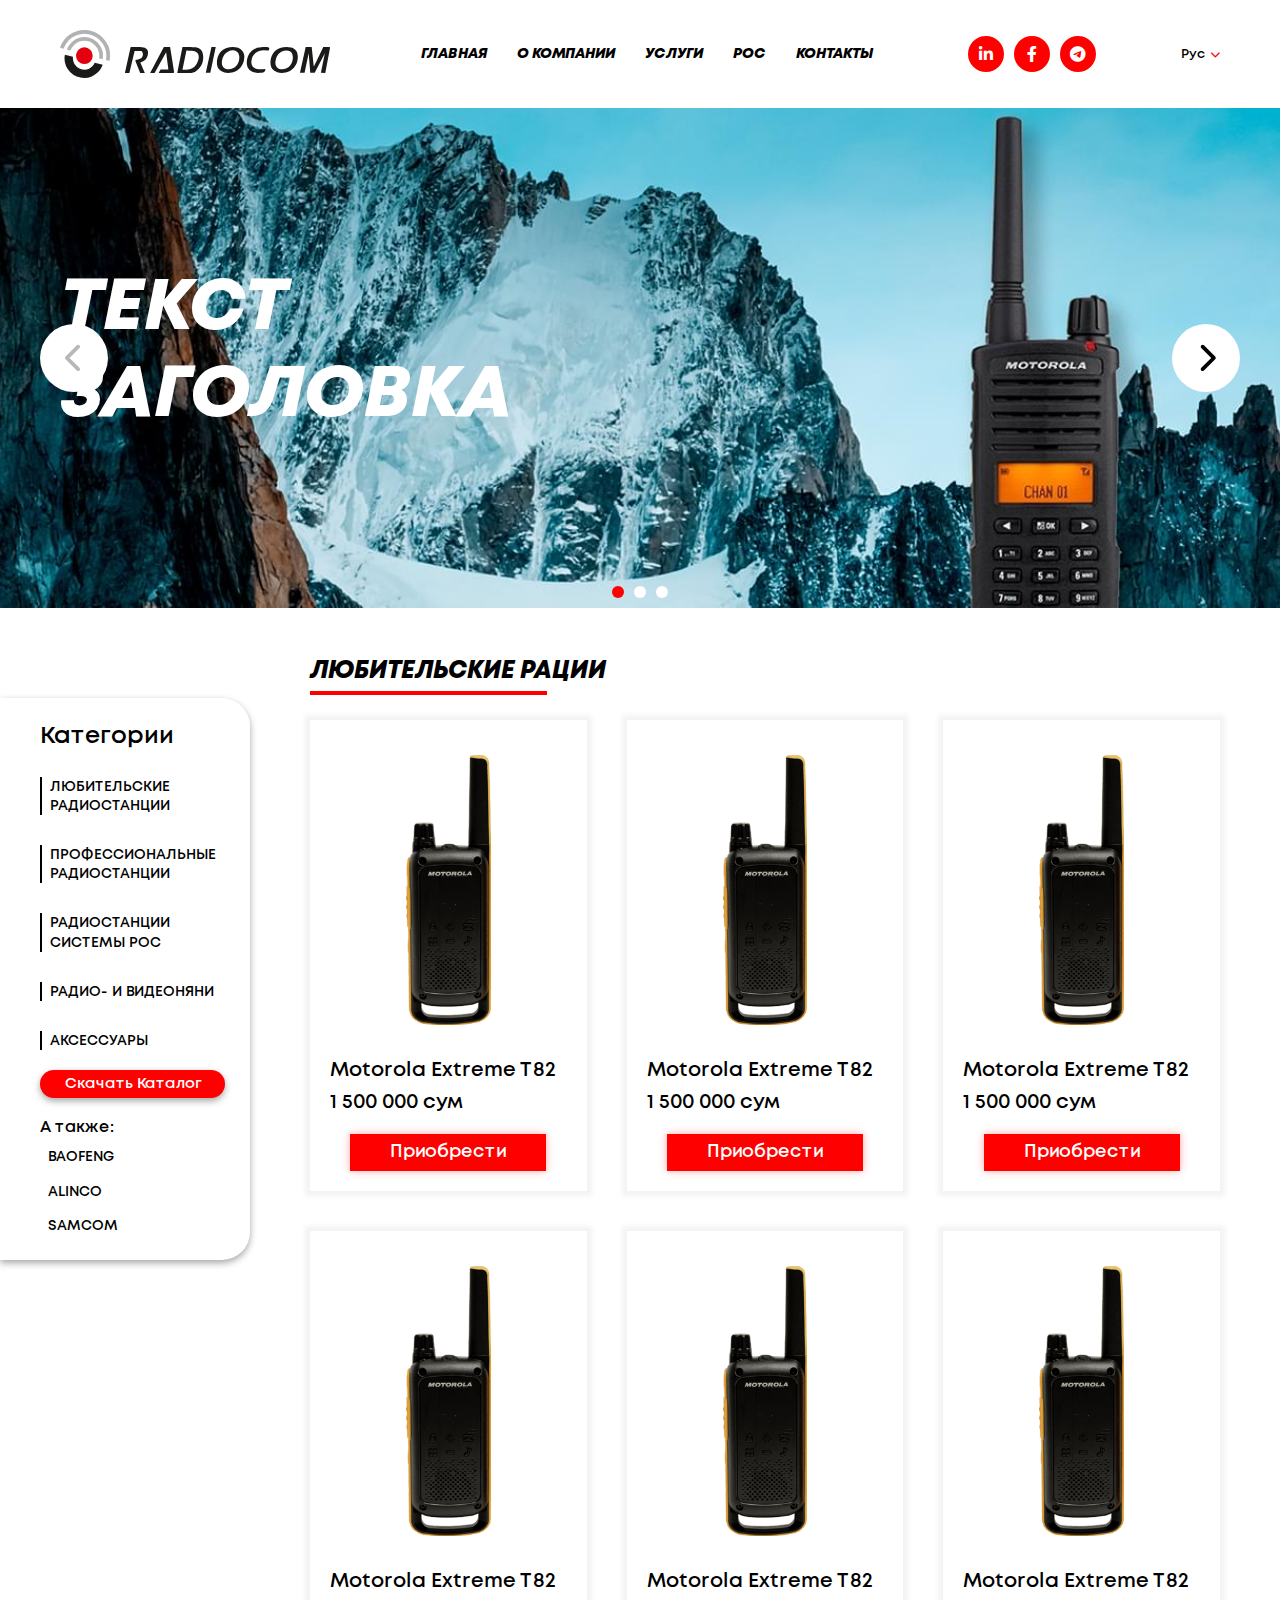
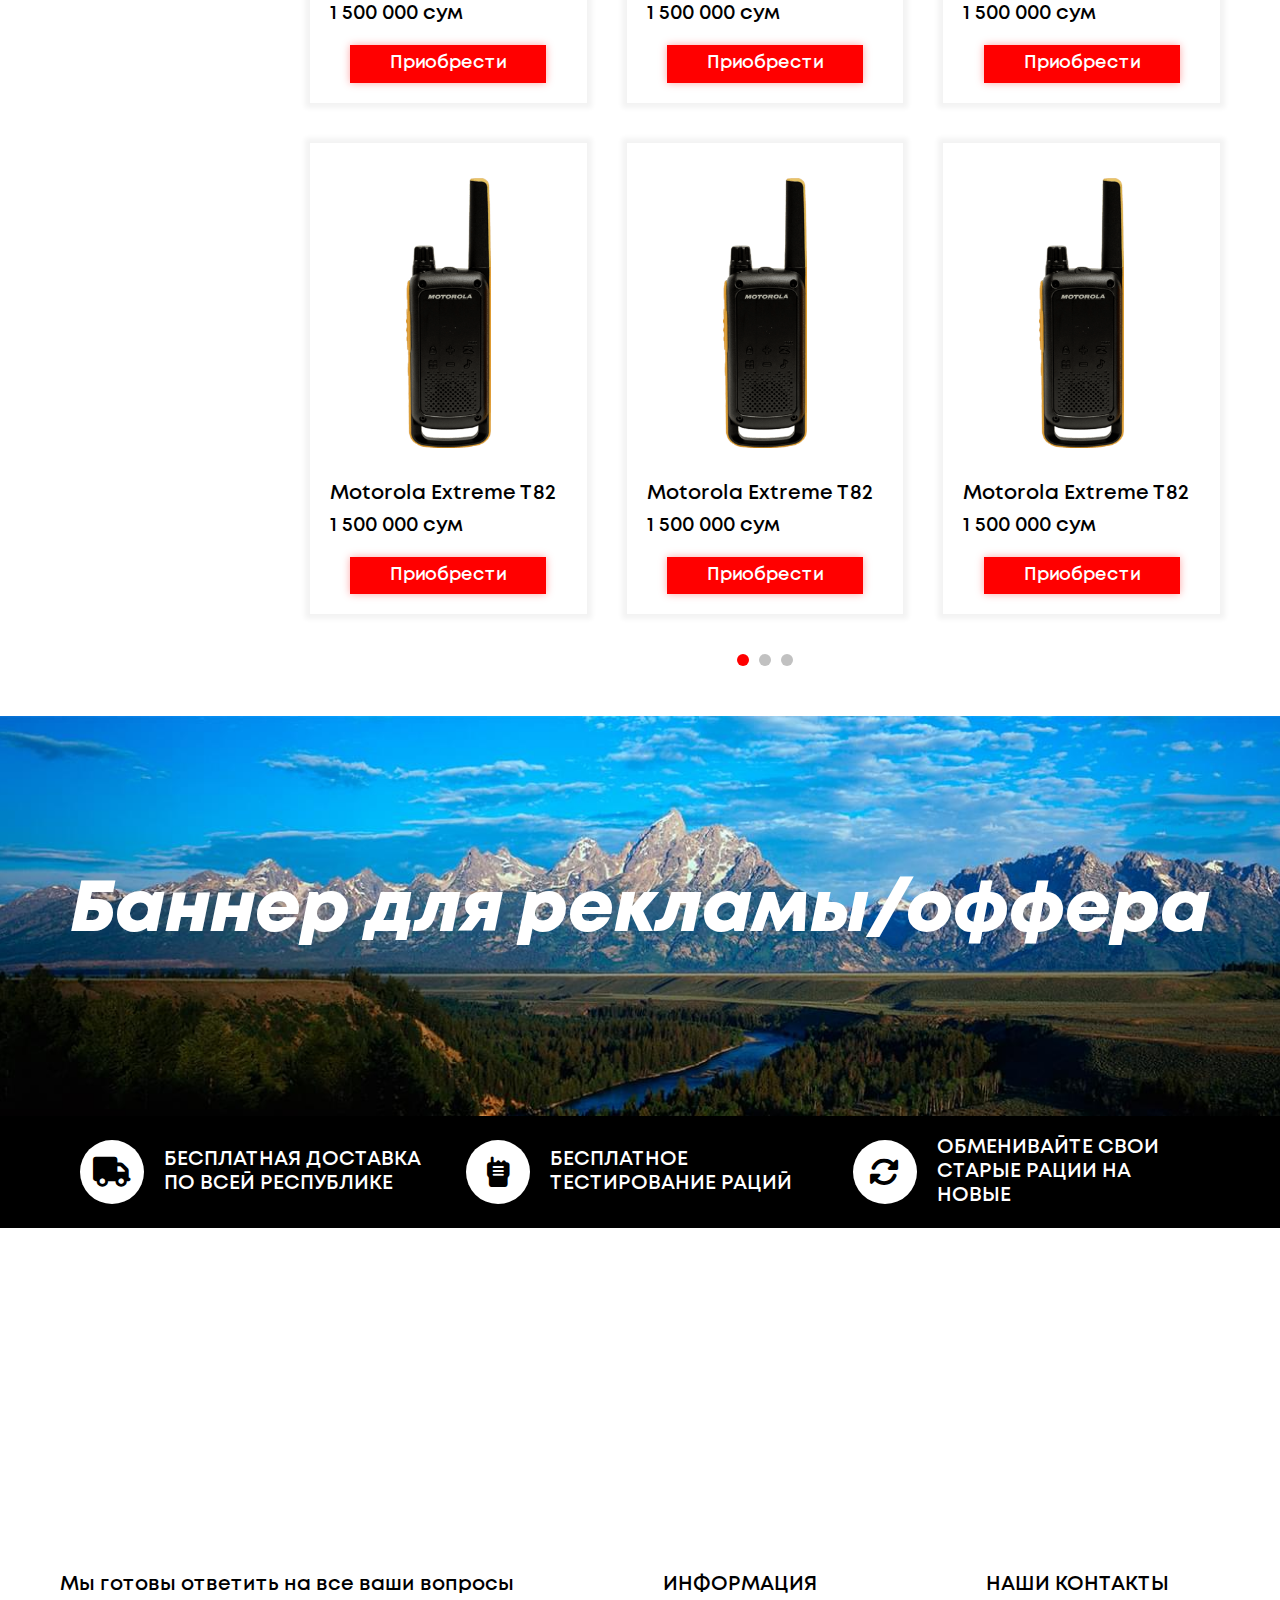
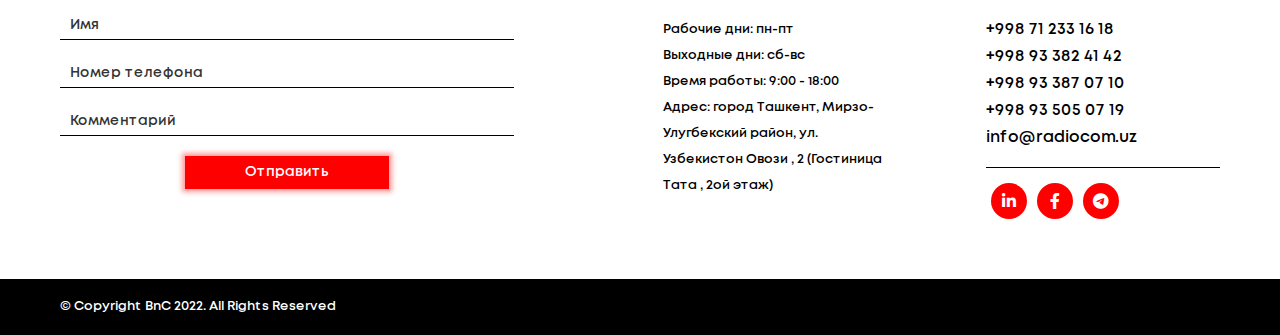
<file: index.html>
<!DOCTYPE html>
<html lang="ru">

<head>
    <meta charset="utf-8">
    <title>
        Radiocom
    </title>
    <meta name="description" content="Radiocom">
    <meta name="viewport" content="width=device-width">
    <link rel="icon" href="images/favicon.png">
    <meta property="og:image" content="images/dist/preview.jpg">
    <link rel="preload" href="css/main.min.css" as="style">
    <link rel="preload" href="js/app.min.js" as="script">
    <link rel="stylesheet" href="css/main.min.css">
</head>

<body>

<header class="header">
    <div class="container">
        <div class="header__content">
            <a href="./" class="header__logo">
                <img src="./images/logo-black.svg" alt="logo">
            </a>
            <nav class="header__nav">
                <ul class="header__menu">
                    <li><a href="./" class="active">Главная</a></li>
                    <li><a href="./about.html">О компании</a></li>
                    <li><a href="./services.html">Услуги</a></li>
                    <li><a href="./poc.html">PoC</a></li>
                    <li><a href="./contacts.html">Контакты</a></li>
                </ul>
                <ul class="social mobile">
                    <li><a href="#" aria-label="social"><i class="fa-brands fa-linkedin-in"></i></a></li>
                    <li><a href="#" aria-label="social"><i class="fa-brands fa-facebook-f"></i></a></li>
                    <li><a href="#" aria-label="social"><i class="fa-brands fa-telegram"></i></a></li>
                </ul>
            </nav>
            <div class="header__right">
                <ul class="social">
                    <li><a href="#" aria-label="social"><i class="fa-brands fa-linkedin-in"></i></a></li>
                    <li><a href="#" aria-label="social"><i class="fa-brands fa-facebook-f"></i></a></li>
                    <li><a href="#" aria-label="social"><i class="fa-brands fa-telegram"></i></a></li>
                </ul>
                <ul class="header__lang">
                    <li><a href="#">Рус</a></li>
                    <li><a href="#">Eng</a></li>
                    <li><a href="#">Uzb</a></li>
                </ul>
                <div class="burger mobile">
                    <input type="checkbox" id="burgerBtn" class="burger-checkbox">
                    <label for="burgerBtn">
                        <div class="hamburger">
                            <span class="bar bar1"></span>
                            <span class="bar bar2"></span>
                            <span class="bar bar3"></span>
                            <span class="bar bar4"></span>
                        </div>
                    </label>
                </div>
            </div>

        </div>
    </div>
</header>

<main class="main">
  <section class="hero" id="hero">
    <div class="hero__slider">
        <div class="swiper-container">
            <div class="swiper-wrapper">
                <div class="swiper-slide hero__item" style="background-image: url('./images/hero-bg.jpg');">
                    <div class="container">
                        <h1 class="hero__title">ТЕКСТ ЗАГОЛОВКА</h1>
                    </div>
                </div>
                <div class="swiper-slide hero__item" style="background-image: url('./images/hero-bg.jpg');">
                    <div class="container">
                        <h1 class="hero__title">ТЕКСТ ЗАГОЛОВКА</h1>
                    </div>
                </div>
                <div class="swiper-slide hero__item" style="background-image: url('./images/hero-bg.jpg');">
                    <div class="container">
                        <h1 class="hero__title">ТЕКСТ ЗАГОЛОВКА</h1>
                    </div>
                </div>
            </div>
        </div>
        <div class="slider__controls">
            <button type="button" class="slider__button slider__button-prev">
                <i class="fa-solid fa-chevron-left"></i>

            </button>
            <button type="button" class="slider__button slider__button-next">
                <i class="fa-solid fa-chevron-right"></i>
            </button>
        </div>
        <ul class="slider__pagination pagination">

        </ul>
    </div>
</section>
  <section class="products">
    <div class="container">
        <div class="products__categories categories wow animate__fadeInLeft" data-wow-delay="0.3s">
            <h2 class="categories__title">Категории <button type="button" class="categories__close" aria-label="close categories"><i class="fa-solid fa-xmark"></i></button></h2>
            <ul class="categories__list">
                <li><a href="#">Любительские радиостанции</a></li>
                <li><a href="#">Профессиональные радиостанции</a></li>
                <li><a href="#">Радиостанции системы PoC</a></li>
                <li><a href="#">радио- и видеоняни</a></li>
                <li><a href="#">аксессуары</a></li>
            </ul>
            <a href="#" class="catalog__btn" download>Скачать Каталог</a>
            <p>А также:</p>
            <ul class="categories__others">
                <li><a href="#">Baofeng</a></li>
                <li><a href="#">alinco</a></li>
                <li><a href="#">samcom</a></li>
            </ul>
        </div>
        <div class="products__right">
            <h2 class="products__title wow animate__fadeIn" data-wow-delay="0.3s">
                <button type="button" class="categories__btn" aria-label="open categories"><i class="fa-solid fa-border-all"></i></button>
                <span class="wrap">
                    <a href="#" class="categories__link categories__prev"><i class="fa-solid fa-chevron-left"></i></a>
                    Любительские рации
                    <a href="#" class="categories__link categories__next"><i class="fa-solid fa-chevron-right"></i></a>
                </span>
            </h2>
            <div class="products__wrapper wow animate__fadeIn" data-wow-delay="0.5s">
                <div class="products__item">
                    <a href="#" class="products__img">
                        <img src="./images/products/product-1.png" alt="product">
                    </a>
                    <p class="products__name">Motorola Extreme T82</p>
                    <p class="products__price">1 500 000 сум</p>
                    <a href="#" class="products__btn">Приобрести</a>
                </div>
                <div class="products__item">
                    <a href="#" class="products__img">
                        <img src="./images/products/product-1.png" alt="product">
                    </a>
                    <p class="products__name">Motorola Extreme T82</p>
                    <p class="products__price">1 500 000 сум</p>
                    <a href="#" class="products__btn">Приобрести</a>
                </div>
                <div class="products__item">
                    <a href="#" class="products__img">
                        <img src="./images/products/product-1.png" alt="product">
                    </a>
                    <p class="products__name">Motorola Extreme T82</p>
                    <p class="products__price">1 500 000 сум</p>
                    <a href="#" class="products__btn">Приобрести</a>
                </div>
                <div class="products__item">
                    <a href="#" class="products__img">
                        <img src="./images/products/product-1.png" alt="product">
                    </a>
                    <p class="products__name">Motorola Extreme T82</p>
                    <p class="products__price">1 500 000 сум</p>
                    <a href="#" class="products__btn">Приобрести</a>
                </div>
                <div class="products__item">
                    <a href="#" class="products__img">
                        <img src="./images/products/product-1.png" alt="product">
                    </a>
                    <p class="products__name">Motorola Extreme T82</p>
                    <p class="products__price">1 500 000 сум</p>
                    <a href="#" class="products__btn">Приобрести</a>
                </div>
                <div class="products__item">
                    <a href="#" class="products__img">
                        <img src="./images/products/product-1.png" alt="product">
                    </a>
                    <p class="products__name">Motorola Extreme T82</p>
                    <p class="products__price">1 500 000 сум</p>
                    <a href="#" class="products__btn">Приобрести</a>
                </div>
                <div class="products__item">
                    <a href="#" class="products__img">
                        <img src="./images/products/product-1.png" alt="product">
                    </a>
                    <p class="products__name">Motorola Extreme T82</p>
                    <p class="products__price">1 500 000 сум</p>
                    <a href="#" class="products__btn">Приобрести</a>
                </div>
                <div class="products__item">
                    <a href="#" class="products__img">
                        <img src="./images/products/product-1.png" alt="product">
                    </a>
                    <p class="products__name">Motorola Extreme T82</p>
                    <p class="products__price">1 500 000 сум</p>
                    <a href="#" class="products__btn">Приобрести</a>
                </div>
                <div class="products__item">
                    <a href="#" class="products__img">
                        <img src="./images/products/product-1.png" alt="product">
                    </a>
                    <p class="products__name">Motorola Extreme T82</p>
                    <p class="products__price">1 500 000 сум</p>
                    <a href="#" class="products__btn">Приобрести</a>
                </div>
            </div>
            <ul class="pagination">
                <li><a href="#" aria-label="pagination" class="active"></a></li>
                <li><a href="#" aria-label="pagination"></a></li>
                <li><a href="#" aria-label="pagination"></a></li>
            </ul>
        </div>
    </div>
</section>
  <section class="banner" style="background-image: url('./images/banner-bg.jpg');">
    <div class="container">
        <h2 class="banner__title">Баннер для рекламы/оффера</h2>
    </div>
</section>
  <section class="ffeatures">
    <div class="container">
        <div class="ffeatures__wrapper">
            <div class="ffeatures__item">
                <span class="ffeatures__icon">
                    <i class="fa-solid fa-truck"></i>
                </span>
                Бесплатная доставка по всей республике
            </div>
            <div class="ffeatures__item">
                <span class="ffeatures__icon">
                    <i class="fa-solid fa-walkie-talkie"></i>
                </span>
                Бесплатное тестирование раций
            </div>
            <div class="ffeatures__item">
                <span class="ffeatures__icon">
                    <i class="fa-solid fa-rotate"></i>
                </span>
                обменивайте свои старые рации на новые
            </div>
        </div>
    </div>
</section>
</main>

<footer class="footer">
   <div class="map" id="map">
                <script type="text/javascript" charset="utf-8" async src="https://api-maps.yandex.ru/services/constructor/1.0/js/?um=constructor%3A28f73c1e164368e7a58b2b2218a86884e3dcd25d930b7006cfc4f5b9a64bc35a&amp;width=100%25&amp;height=100%&amp;lang=ru_RU&amp;scroll=false"></script>
            </div>
    <div class="container">
        <div class="contacts__wrapper">

            <form action="#" class="contacts__form">
                <h3 class="contacts__form__title">Мы готовы ответить на все ваши вопросы</h3>
                <label for="name">
                    <input type="text" name="name" id="name" class="contacts__form__field" placeholder="Имя">
                </label>
                <label for="phone">
                    <input type="tel" name="phone" id="phone" class="contacts__form__field phone" placeholder="Номер телефона">
                </label>
                <label for="message">
                    <input type="text" name="message" id="message" class="contacts__form__field" placeholder="Комментарий">
                </label>
                <input type="submit" class="contacts__form__btn" value="Отправить">
            </form>
            <div class="contacts__right">
                <div class="contacts__item">
                    <h3 class="contacts__title">ИНФОРМАЦИЯ</h3>
                    <ul class="contacts__list">
                        <li>Рабочие дни: пн-пт</li>
                        <li>Выходные дни: сб-вс</li>
                        <li>Время работы: 9:00 - 18:00</li>
                        <li>Адрес: город Ташкент, Мирзо-Улугбекский район, ул. Узбекистон Овози , 2 (Гостиница Тата , 2ой этаж)</li>
                    </ul>
                </div>
                <div class="contacts__item">
                    <h3 class="contacts__title">НАШИ КОНТАКТЫ</h3>
                    <ul class="contacts__list">
                        <li><a href="#">+998 71 233 16 18</a></li>
                        <li><a href="#">+998 93 382 41 42</a></li>
                        <li><a href="#">+998 93 387 07 10</a></li>
                        <li><a href="#">+998 93 505 07 19</a></li>
                        <li><a href="#">info@radiocom.uz</a></li>
                    </ul>
                    <ul class="social">
                        <li><a href="#" aria-label="social"><i class="fa-brands fa-linkedin-in"></i></a></li>
                        <li><a href="#" aria-label="social"><i class="fa-brands fa-facebook-f"></i></a></li>
                        <li><a href="#" aria-label="social"><i class="fa-brands fa-telegram"></i></a></li>
                    </ul>
                </div>
            </div>

        </div>
    </div>
    <div class="footer__bottom">
        <div class="container">
            <p class="copyright">&copy; Copyright <a href="https://brushandcode.uz/">BnC</a> 2022. All Rights Reserved</p>
        </div>
    </div>
</footer>
<div class="modal" id="services-1">
    <button class="modal__close" type="button" aria-label="close modal">
        <i class="fa-solid fa-chevron-left"></i>
    </button>
    <h2 class="modal__title">Trade In</h2>
    <div class="modal__wrapper">
        <p><strong><i>Услуга TRADE-IN</i></strong> – на помощь быстрому и удобному обмену старой рации на новую! Компания Radiocom предоставляет услугу trade in всем обладателям устаревших раций.</p>
        <p></p>
        <p>Если вы желаете приобрести новую модель рации и избавиться от нынешней старой, то вам нужно, лишь прийти в наш офис и наши специалисты обменяют Вашу рацию на более новую модель.</p>
        <a href="#" class="modal__btn">Узнать подробнее</a>
    </div>
</div>
<div class="backdrop"></div>
<script src="js/app.min.js"></script>
</body>

</html>
</file>
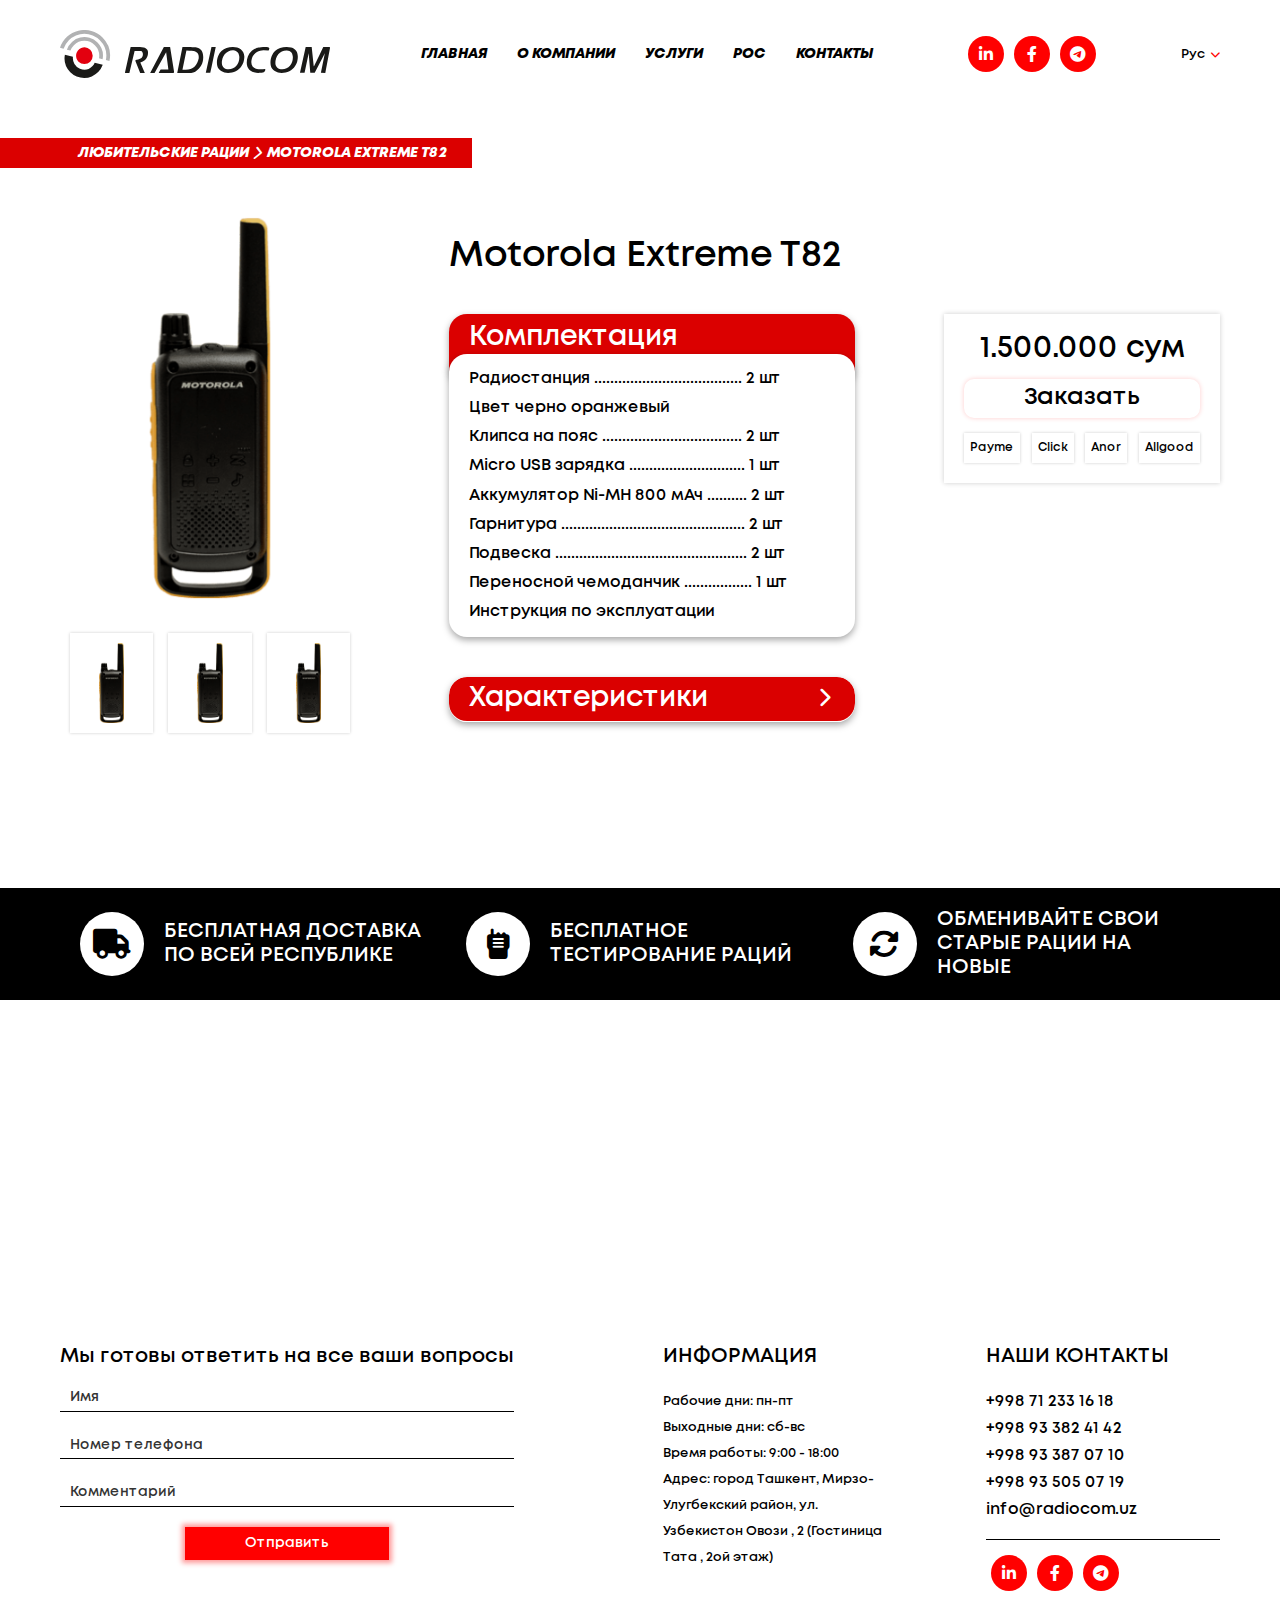
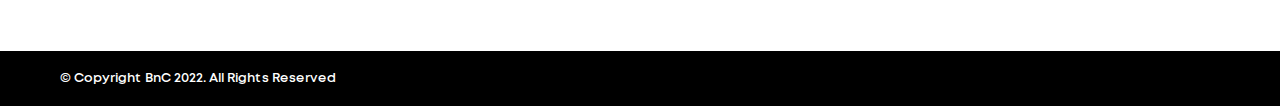
<file: product.html>
<!DOCTYPE html>
<html lang="ru">

<head>
    <meta charset="utf-8">
    <title>
        Radiocom
    </title>
    <meta name="description" content="Radiocom">
    <meta name="viewport" content="width=device-width">
    <link rel="icon" href="images/favicon.png">
    <meta property="og:image" content="images/dist/preview.jpg">
    <link rel="preload" href="css/main.min.css" as="style">
    <link rel="preload" href="js/app.min.js" as="script">
    <link rel="stylesheet" href="css/main.min.css">
</head>

<body>

<header class="header">
    <div class="container">
        <div class="header__content">
            <a href="./" class="header__logo">
                <img src="./images/logo-black.svg" alt="logo">
            </a>
            <nav class="header__nav">
                <ul class="header__menu">
                    <li><a href="./" class="active">Главная</a></li>
                    <li><a href="./about.html">О компании</a></li>
                    <li><a href="./services.html">Услуги</a></li>
                    <li><a href="./poc.html">PoC</a></li>
                    <li><a href="./contacts.html">Контакты</a></li>
                </ul>
                <ul class="social mobile">
                    <li><a href="#" aria-label="social"><i class="fa-brands fa-linkedin-in"></i></a></li>
                    <li><a href="#" aria-label="social"><i class="fa-brands fa-facebook-f"></i></a></li>
                    <li><a href="#" aria-label="social"><i class="fa-brands fa-telegram"></i></a></li>
                </ul>
            </nav>
            <div class="header__right">
                <ul class="social">
                    <li><a href="#" aria-label="social"><i class="fa-brands fa-linkedin-in"></i></a></li>
                    <li><a href="#" aria-label="social"><i class="fa-brands fa-facebook-f"></i></a></li>
                    <li><a href="#" aria-label="social"><i class="fa-brands fa-telegram"></i></a></li>
                </ul>
                <ul class="header__lang">
                    <li><a href="#">Рус</a></li>
                    <li><a href="#">Eng</a></li>
                    <li><a href="#">Uzb</a></li>
                </ul>
                <div class="burger mobile">
                    <input type="checkbox" id="burgerBtn" class="burger-checkbox">
                    <label for="burgerBtn">
                        <div class="hamburger">
                            <span class="bar bar1"></span>
                            <span class="bar bar2"></span>
                            <span class="bar bar3"></span>
                            <span class="bar bar4"></span>
                        </div>
                    </label>
                </div>
            </div>

        </div>
    </div>
</header>

<main class="main">

  <section class="product">
    <div class="container">
        <ul class="breadcrums">
            <li><a href="#">Любительские рации</a></li>
            <li><a href="#">Motorola extreme T82</a></li>
        </ul>
        <h2 class="title mobile">
            <a href="#" class="back"><i class="fa-solid fa-chevron-left"></i></a>
            Motorola extreme T82
        </h2>
        <div class="product__wrapper">
            <div class="product__left">
                <div class="product__slider">
                    <div class="swiper-container">
                        <div class="swiper-wrapper">
                            <div class="product__slider__item swiper-slide">
                                <img src="./images/products/product-1.png" alt="product">
                            </div>
                            <div class="product__slider__item swiper-slide">
                                <img src="./images/products/product-1.png" alt="product">
                            </div>
                            <div class="product__slider__item swiper-slide">
                                <img src="./images/products/product-1.png" alt="product">
                            </div>
                            <div class="product__slider__item swiper-slide">
                                <img src="./images/products/product-1.png" alt="product">
                            </div>
                        </div>
                    </div>
                    <div class="slider__controls">
                        <button type="button" class="slider__button slider__button-prev">
                            <i class="fa-solid fa-chevron-left"></i>

                        </button>
                        <button type="button" class="slider__button slider__button-next">
                            <i class="fa-solid fa-chevron-right"></i>
                        </button>
                    </div>
                    <ul class="slider__pagination pagination">

                    </ul>
                </div>
                <div class="product__thumbs">
                    <div class="swiper-container">
                        <div class="swiper-wrapper">
                            <div class="product__thumbs__item swiper-slide">
                                <img src="./images/products/product-1.png" alt="product">
                            </div>
                            <div class="product__thumbs__item swiper-slide">
                                <img src="./images/products/product-1.png" alt="product">
                            </div>
                            <div class="product__thumbs__item swiper-slide">
                                <img src="./images/products/product-1.png" alt="product">
                            </div>
                            <div class="product__thumbs__item swiper-slide">
                                <img src="./images/products/product-1.png" alt="product">
                            </div>
                        </div>
                    </div>
                </div>

            </div>
            <div class="product__middle">
                <div class="product__completeness__wrapper">
                    <h3 class="product__title">Motorola Extreme T82</h3>
                    <div class="product__completeness">Комплектация</div>
                    <ul class="product__completeness__list">
                        <li>Радиостанция ..................................... 2 шт</li>
                        <li>Цвет черно оранжевый</li>
                        <li>Клипса на пояс ................................... 2 шт</li>
                        <li>Micro USB зарядка ............................. 1 шт</li>
                        <li>Аккумулятор Ni-MH 800 мАч .......... 2 шт</li>
                        <li>Гарнитура .............................................. 2 шт</li>
                        <li>Подвеска ................................................ 2 шт</li>
                        <li>Переносной чемоданчик ................. 1 шт</li>
                        <li>Инструкция по эксплуатации</li>
                    </ul>
                </div>

                <div class="specifications accordion">
                    <div class="specifications__item">
                        <button type="button" class="specifications__btn accordion__btn" data-accordion="accordion1">
                            Характеристики <span><i class="fa-solid fa-chevron-right"></i></span>
                        </button>
                        <div class="specifications__block accordion__block" id="accordion1">
                            <p>Lorem ipsum dolor sit amet, consectetur adipisicing elit. Nam perspiciatis iusto ducimus corporis cumque repellat nesciunt nulla qui odit officia maxime accusantium, soluta quis earum eius est dolores reiciendis aperiam.</p>
                            <ul>
                                <li>Lorem ipsum dolor sit amet, consectetur adipisicing elit.</li>
                                <li>Lorem ipsum dolor sit amet, consectetur adipisicing elit.</li>
                                <li>Lorem ipsum dolor sit amet, consectetur adipisicing elit.</li>
                                <li>Lorem ipsum dolor sit amet, consectetur adipisicing elit.</li>
                                <li>Lorem ipsum dolor sit amet, consectetur adipisicing elit.</li>
                                <li>Lorem ipsum dolor sit amet, consectetur adipisicing elit.</li>
                            </ul>
                        </div>
                    </div>
                </div>
            </div>

            <div class="product__right">
                <p class="product__price">1.500.000 сум</p>
                <button type="button" class="product__order" data-toggle="modal" data-target="order">Заказать</button>
                <ul class="product__paymethods">
                    <li>Payme</li>
                    <li>Click</li>
                    <li>Anor</li>
                    <li>Allgood</li>
                </ul>
            </div>
        </div>
    </div>
</section>
  <section class="ffeatures">
    <div class="container">
        <div class="ffeatures__wrapper">
            <div class="ffeatures__item">
                <span class="ffeatures__icon">
                    <i class="fa-solid fa-truck"></i>
                </span>
                Бесплатная доставка по всей республике
            </div>
            <div class="ffeatures__item">
                <span class="ffeatures__icon">
                    <i class="fa-solid fa-walkie-talkie"></i>
                </span>
                Бесплатное тестирование раций
            </div>
            <div class="ffeatures__item">
                <span class="ffeatures__icon">
                    <i class="fa-solid fa-rotate"></i>
                </span>
                обменивайте свои старые рации на новые
            </div>
        </div>
    </div>
</section>
</main>

<footer class="footer">
   <div class="map" id="map">
                <script type="text/javascript" charset="utf-8" async src="https://api-maps.yandex.ru/services/constructor/1.0/js/?um=constructor%3A28f73c1e164368e7a58b2b2218a86884e3dcd25d930b7006cfc4f5b9a64bc35a&amp;width=100%25&amp;height=100%&amp;lang=ru_RU&amp;scroll=false"></script>
            </div>
    <div class="container">
        <div class="contacts__wrapper">

            <form action="#" class="contacts__form">
                <h3 class="contacts__form__title">Мы готовы ответить на все ваши вопросы</h3>
                <label for="name">
                    <input type="text" name="name" id="name" class="contacts__form__field" placeholder="Имя">
                </label>
                <label for="phone">
                    <input type="tel" name="phone" id="phone" class="contacts__form__field phone" placeholder="Номер телефона">
                </label>
                <label for="message">
                    <input type="text" name="message" id="message" class="contacts__form__field" placeholder="Комментарий">
                </label>
                <input type="submit" class="contacts__form__btn" value="Отправить">
            </form>
            <div class="contacts__right">
                <div class="contacts__item">
                    <h3 class="contacts__title">ИНФОРМАЦИЯ</h3>
                    <ul class="contacts__list">
                        <li>Рабочие дни: пн-пт</li>
                        <li>Выходные дни: сб-вс</li>
                        <li>Время работы: 9:00 - 18:00</li>
                        <li>Адрес: город Ташкент, Мирзо-Улугбекский район, ул. Узбекистон Овози , 2 (Гостиница Тата , 2ой этаж)</li>
                    </ul>
                </div>
                <div class="contacts__item">
                    <h3 class="contacts__title">НАШИ КОНТАКТЫ</h3>
                    <ul class="contacts__list">
                        <li><a href="#">+998 71 233 16 18</a></li>
                        <li><a href="#">+998 93 382 41 42</a></li>
                        <li><a href="#">+998 93 387 07 10</a></li>
                        <li><a href="#">+998 93 505 07 19</a></li>
                        <li><a href="#">info@radiocom.uz</a></li>
                    </ul>
                    <ul class="social">
                        <li><a href="#" aria-label="social"><i class="fa-brands fa-linkedin-in"></i></a></li>
                        <li><a href="#" aria-label="social"><i class="fa-brands fa-facebook-f"></i></a></li>
                        <li><a href="#" aria-label="social"><i class="fa-brands fa-telegram"></i></a></li>
                    </ul>
                </div>
            </div>

        </div>
    </div>
    <div class="footer__bottom">
        <div class="container">
            <p class="copyright">&copy; Copyright <a href="https://brushandcode.uz/">BnC</a> 2022. All Rights Reserved</p>
        </div>
    </div>
</footer>
<div class="modal" id="services-1">
    <button class="modal__close" type="button" aria-label="close modal">
        <i class="fa-solid fa-chevron-left"></i>
    </button>
    <h2 class="modal__title">Trade In</h2>
    <div class="modal__wrapper">
        <p><strong><i>Услуга TRADE-IN</i></strong> – на помощь быстрому и удобному обмену старой рации на новую! Компания Radiocom предоставляет услугу trade in всем обладателям устаревших раций.</p>
        <p></p>
        <p>Если вы желаете приобрести новую модель рации и избавиться от нынешней старой, то вам нужно, лишь прийти в наш офис и наши специалисты обменяют Вашу рацию на более новую модель.</p>
        <a href="#" class="modal__btn">Узнать подробнее</a>
    </div>
</div>
<div class="backdrop"></div>
<script src="js/app.min.js"></script>
</body>

</html>
</file>
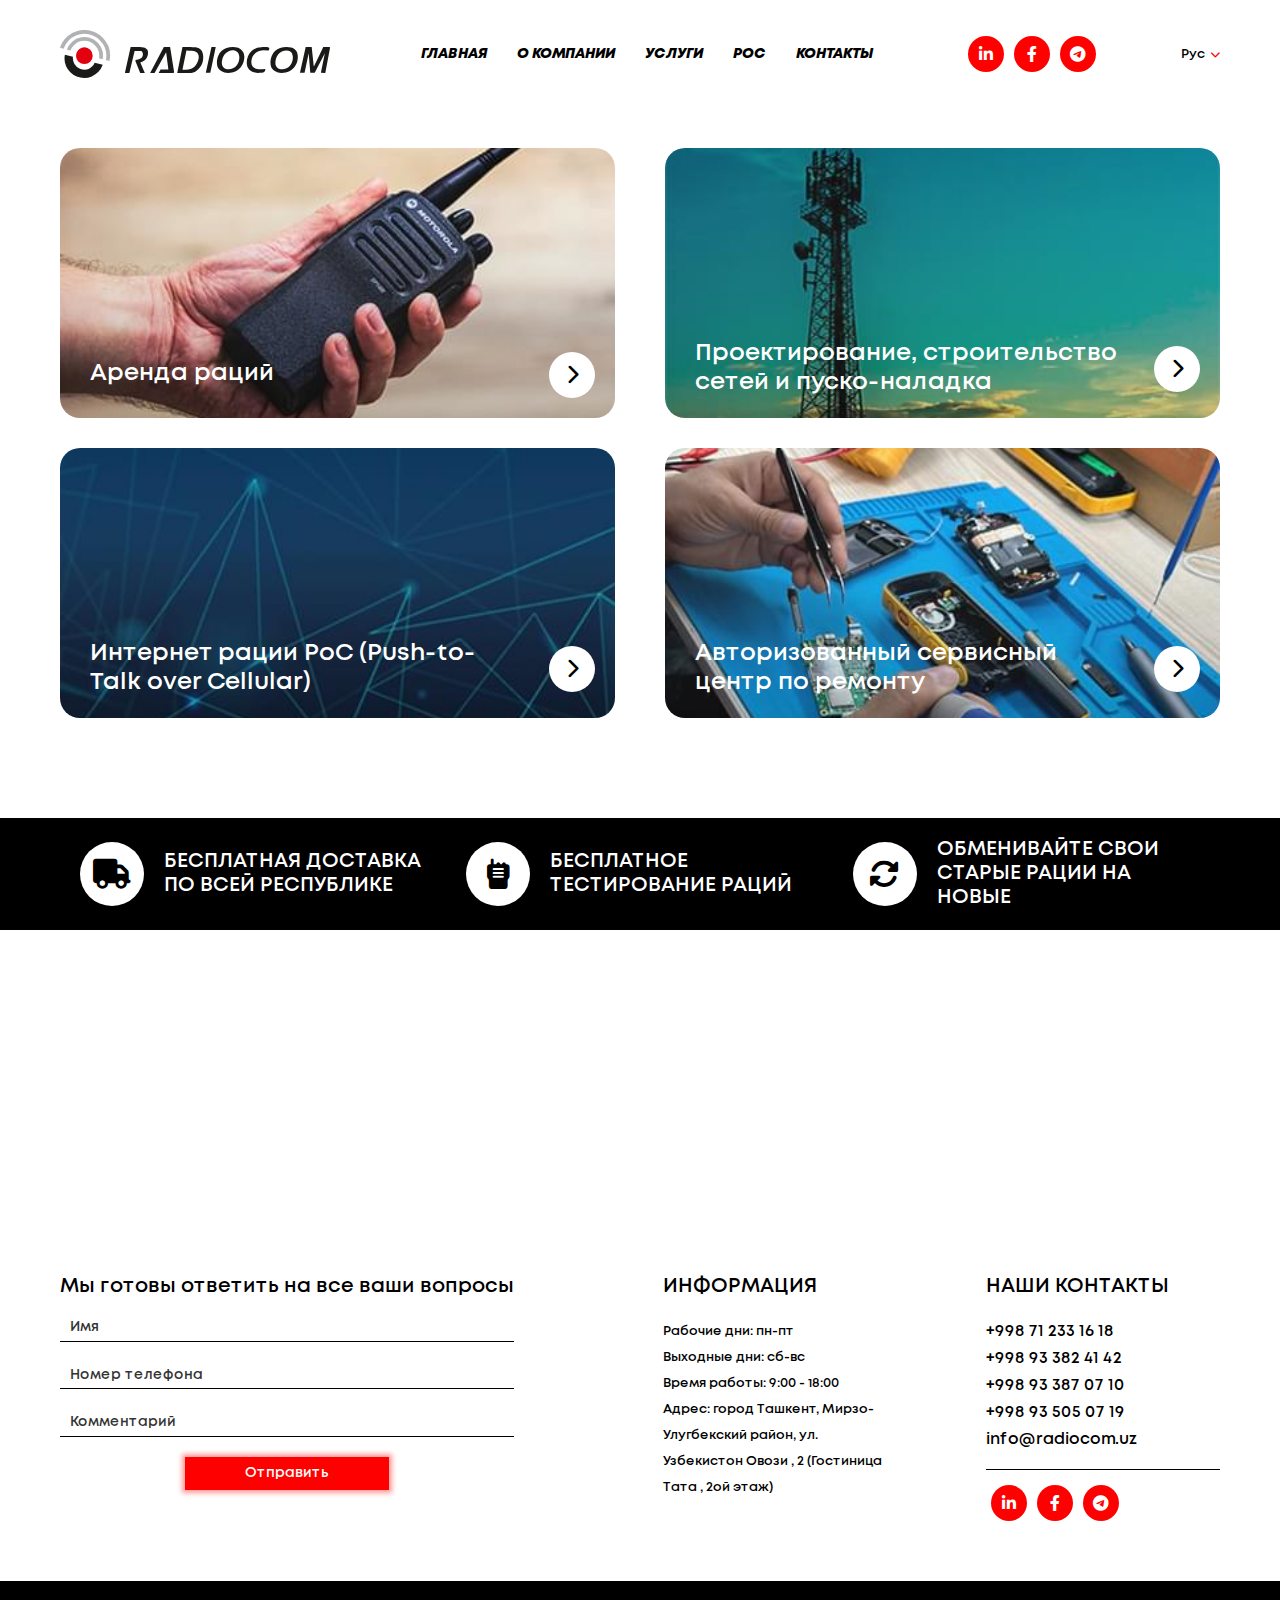
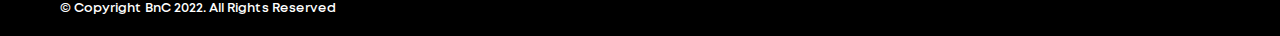
<file: services.html>
<!DOCTYPE html>
<html lang="ru">

<head>
    <meta charset="utf-8">
    <title>
        Radiocom
    </title>
    <meta name="description" content="Radiocom">
    <meta name="viewport" content="width=device-width">
    <link rel="icon" href="images/favicon.png">
    <meta property="og:image" content="images/dist/preview.jpg">
    <link rel="preload" href="css/main.min.css" as="style">
    <link rel="preload" href="js/app.min.js" as="script">
    <link rel="stylesheet" href="css/main.min.css">
</head>

<body>

<header class="header">
    <div class="container">
        <div class="header__content">
            <a href="./" class="header__logo">
                <img src="./images/logo-black.svg" alt="logo">
            </a>
            <nav class="header__nav">
                <ul class="header__menu">
                    <li><a href="./" class="active">Главная</a></li>
                    <li><a href="./about.html">О компании</a></li>
                    <li><a href="./services.html">Услуги</a></li>
                    <li><a href="./poc.html">PoC</a></li>
                    <li><a href="./contacts.html">Контакты</a></li>
                </ul>
                <ul class="social mobile">
                    <li><a href="#" aria-label="social"><i class="fa-brands fa-linkedin-in"></i></a></li>
                    <li><a href="#" aria-label="social"><i class="fa-brands fa-facebook-f"></i></a></li>
                    <li><a href="#" aria-label="social"><i class="fa-brands fa-telegram"></i></a></li>
                </ul>
            </nav>
            <div class="header__right">
                <ul class="social">
                    <li><a href="#" aria-label="social"><i class="fa-brands fa-linkedin-in"></i></a></li>
                    <li><a href="#" aria-label="social"><i class="fa-brands fa-facebook-f"></i></a></li>
                    <li><a href="#" aria-label="social"><i class="fa-brands fa-telegram"></i></a></li>
                </ul>
                <ul class="header__lang">
                    <li><a href="#">Рус</a></li>
                    <li><a href="#">Eng</a></li>
                    <li><a href="#">Uzb</a></li>
                </ul>
                <div class="burger mobile">
                    <input type="checkbox" id="burgerBtn" class="burger-checkbox">
                    <label for="burgerBtn">
                        <div class="hamburger">
                            <span class="bar bar1"></span>
                            <span class="bar bar2"></span>
                            <span class="bar bar3"></span>
                            <span class="bar bar4"></span>
                        </div>
                    </label>
                </div>
            </div>

        </div>
    </div>
</header>

<main class="main">
  <section class="services">
    <div class="container">
        <h2 class="title mobile">
            <a href="#" class="back"><i class="fa-solid fa-chevron-left"></i></a>
            Услуги
        </h2>
        <div class="services__wrapper wow animate__fadeIn" data-wow-delay="0.3s">
            <a href="#" class="services__item" data-toggle="modal" data-target="services-1" style="background-image: url('./images/services/services-1.jpg')">
                <p class="services__title">Аренда раций<span><i class="fa-solid fa-chevron-right"></i></span></p>
            </a>
            <a href="#" class="services__item" data-modal="service-2" style="background-image: url('./images/services/services-2.jpg')">
                <p class="services__title">Проектирование, строительство сетей и пуско-наладка<span><i class="fa-solid fa-chevron-right"></i></span></p>
            </a>
            <a href="#" class="services__item" data-modal="service-3" style="background-image: url('./images/services/services-3.jpg')">
                <p class="services__title">Интернет рации РоС (Push-to-Talk over Cellular)<span><i class="fa-solid fa-chevron-right"></i></span></p>
            </a>
            <a href="#" class="services__item" data-modal="service-4" style="background-image: url('./images/services/services-4.jpg')">
                <p class="services__title">Авторизованный сервисный центр по ремонту<span><i class="fa-solid fa-chevron-right"></i></span></p>
            </a>
        </div>
    </div>
</section>
  <section class="ffeatures">
    <div class="container">
        <div class="ffeatures__wrapper">
            <div class="ffeatures__item">
                <span class="ffeatures__icon">
                    <i class="fa-solid fa-truck"></i>
                </span>
                Бесплатная доставка по всей республике
            </div>
            <div class="ffeatures__item">
                <span class="ffeatures__icon">
                    <i class="fa-solid fa-walkie-talkie"></i>
                </span>
                Бесплатное тестирование раций
            </div>
            <div class="ffeatures__item">
                <span class="ffeatures__icon">
                    <i class="fa-solid fa-rotate"></i>
                </span>
                обменивайте свои старые рации на новые
            </div>
        </div>
    </div>
</section>
</main>

<footer class="footer">
   <div class="map" id="map">
                <script type="text/javascript" charset="utf-8" async src="https://api-maps.yandex.ru/services/constructor/1.0/js/?um=constructor%3A28f73c1e164368e7a58b2b2218a86884e3dcd25d930b7006cfc4f5b9a64bc35a&amp;width=100%25&amp;height=100%&amp;lang=ru_RU&amp;scroll=false"></script>
            </div>
    <div class="container">
        <div class="contacts__wrapper">

            <form action="#" class="contacts__form">
                <h3 class="contacts__form__title">Мы готовы ответить на все ваши вопросы</h3>
                <label for="name">
                    <input type="text" name="name" id="name" class="contacts__form__field" placeholder="Имя">
                </label>
                <label for="phone">
                    <input type="tel" name="phone" id="phone" class="contacts__form__field phone" placeholder="Номер телефона">
                </label>
                <label for="message">
                    <input type="text" name="message" id="message" class="contacts__form__field" placeholder="Комментарий">
                </label>
                <input type="submit" class="contacts__form__btn" value="Отправить">
            </form>
            <div class="contacts__right">
                <div class="contacts__item">
                    <h3 class="contacts__title">ИНФОРМАЦИЯ</h3>
                    <ul class="contacts__list">
                        <li>Рабочие дни: пн-пт</li>
                        <li>Выходные дни: сб-вс</li>
                        <li>Время работы: 9:00 - 18:00</li>
                        <li>Адрес: город Ташкент, Мирзо-Улугбекский район, ул. Узбекистон Овози , 2 (Гостиница Тата , 2ой этаж)</li>
                    </ul>
                </div>
                <div class="contacts__item">
                    <h3 class="contacts__title">НАШИ КОНТАКТЫ</h3>
                    <ul class="contacts__list">
                        <li><a href="#">+998 71 233 16 18</a></li>
                        <li><a href="#">+998 93 382 41 42</a></li>
                        <li><a href="#">+998 93 387 07 10</a></li>
                        <li><a href="#">+998 93 505 07 19</a></li>
                        <li><a href="#">info@radiocom.uz</a></li>
                    </ul>
                    <ul class="social">
                        <li><a href="#" aria-label="social"><i class="fa-brands fa-linkedin-in"></i></a></li>
                        <li><a href="#" aria-label="social"><i class="fa-brands fa-facebook-f"></i></a></li>
                        <li><a href="#" aria-label="social"><i class="fa-brands fa-telegram"></i></a></li>
                    </ul>
                </div>
            </div>

        </div>
    </div>
    <div class="footer__bottom">
        <div class="container">
            <p class="copyright">&copy; Copyright <a href="https://brushandcode.uz/">BnC</a> 2022. All Rights Reserved</p>
        </div>
    </div>
</footer>
<div class="modal" id="services-1">
    <button class="modal__close" type="button" aria-label="close modal">
        <i class="fa-solid fa-chevron-left"></i>
    </button>
    <h2 class="modal__title">Trade In</h2>
    <div class="modal__wrapper">
        <p><strong><i>Услуга TRADE-IN</i></strong> – на помощь быстрому и удобному обмену старой рации на новую! Компания Radiocom предоставляет услугу trade in всем обладателям устаревших раций.</p>
        <p></p>
        <p>Если вы желаете приобрести новую модель рации и избавиться от нынешней старой, то вам нужно, лишь прийти в наш офис и наши специалисты обменяют Вашу рацию на более новую модель.</p>
        <a href="#" class="modal__btn">Узнать подробнее</a>
    </div>
</div>
<div class="backdrop"></div>
<script src="js/app.min.js"></script>
</body>

</html>
</file>
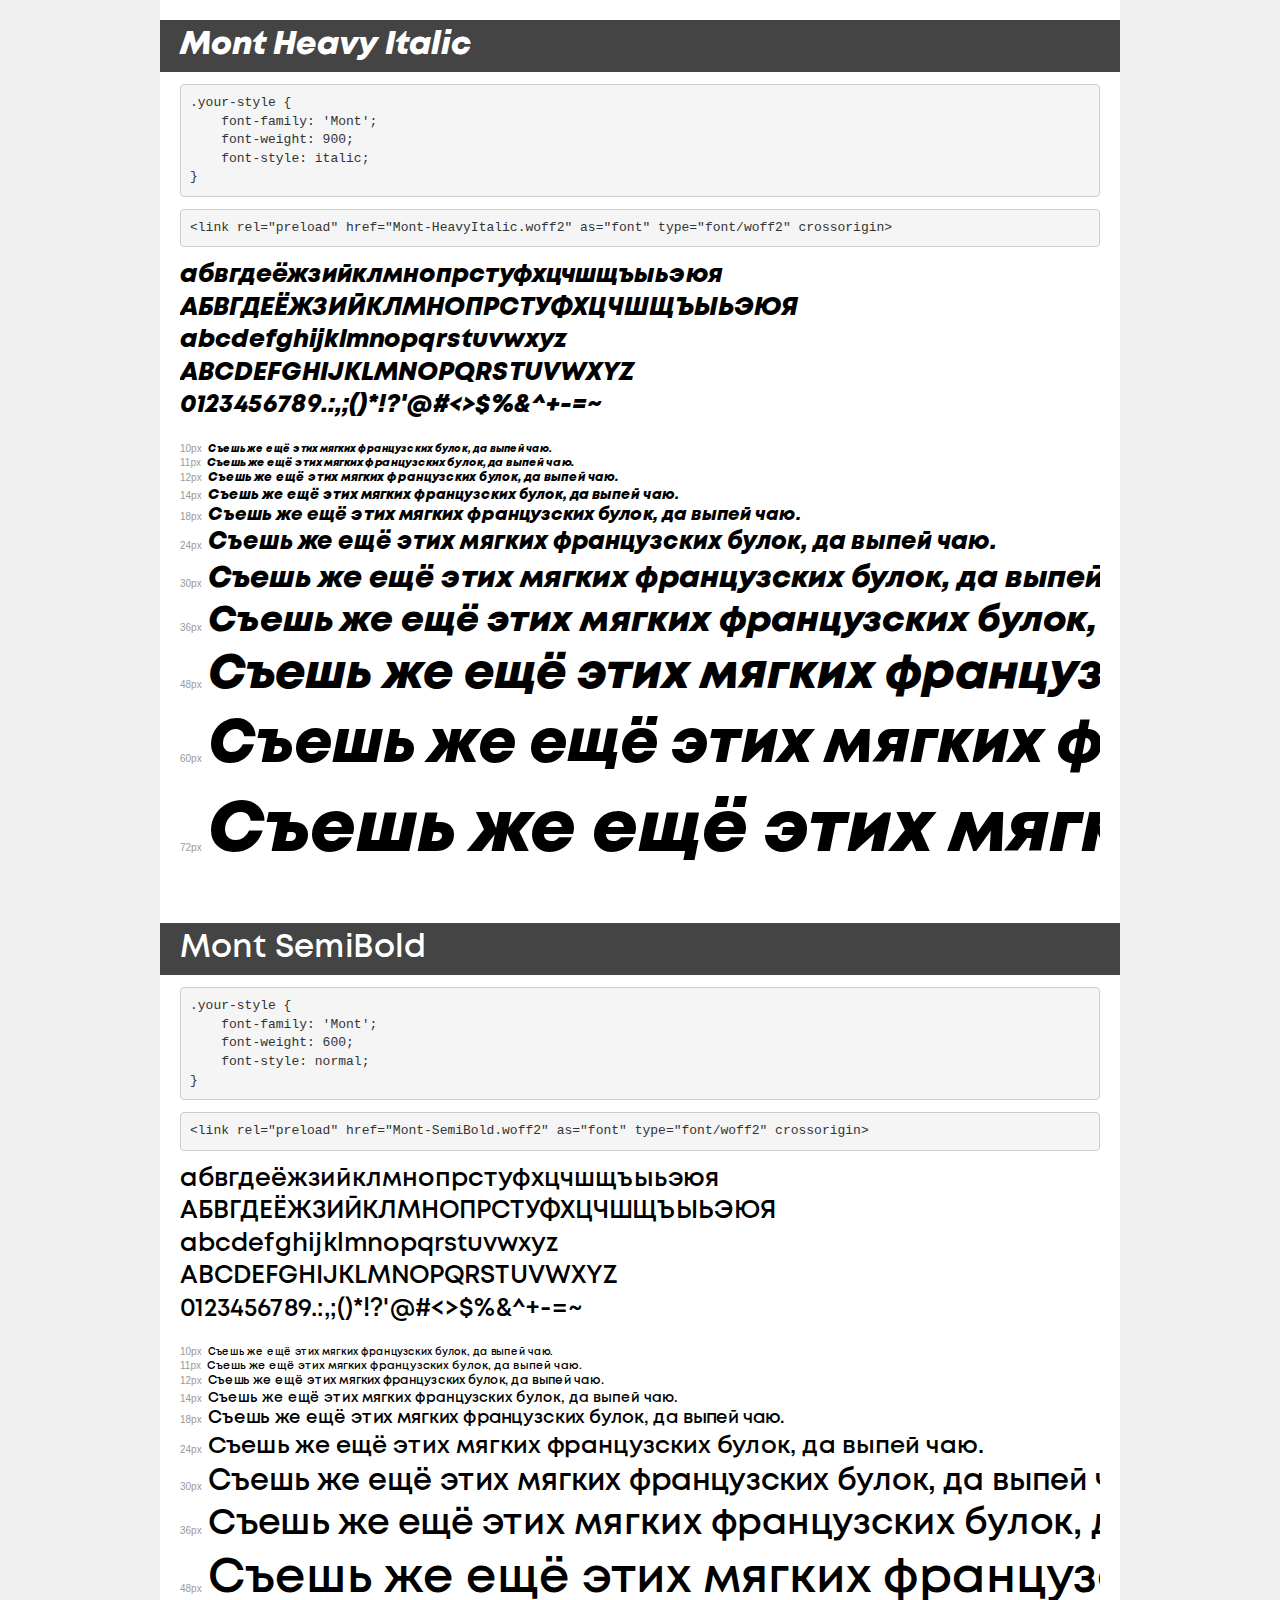
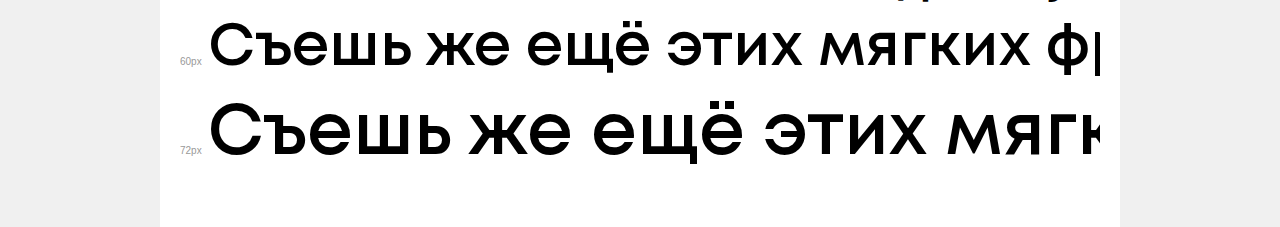
<file: fonts/Mont/demo.html>
<!DOCTYPE html>
<html lang="en">
<head>
    <meta charset="utf-8">
    <meta http-equiv="X-UA-Compatible" content="IE=edge">
    <meta name="viewport" content="width=device-width, initial-scale=1">
    <meta name="robots" content="noindex, noarchive">
    <meta name="format-detection" content="telephone=no">
    <title>Transfonter demo</title>
    <link href="stylesheet.css" rel="stylesheet">
    <style>
        /*
        http://meyerweb.com/eric/tools/css/reset/
        v2.0 | 20110126
        License: none (public domain)
        */
        html, body, div, span, applet, object, iframe,
        h1, h2, h3, h4, h5, h6, p, blockquote, pre,
        a, abbr, acronym, address, big, cite, code,
        del, dfn, em, img, ins, kbd, q, s, samp,
        small, strike, strong, sub, sup, tt, var,
        b, u, i, center,
        dl, dt, dd, ol, ul, li,
        fieldset, form, label, legend,
        table, caption, tbody, tfoot, thead, tr, th, td,
        article, aside, canvas, details, embed,
        figure, figcaption, footer, header, hgroup,
        menu, nav, output, ruby, section, summary,
        time, mark, audio, video {
            margin: 0;
            padding: 0;
            border: 0;
            font-size: 100%;
            font: inherit;
            vertical-align: baseline;
        }
        /* HTML5 display-role reset for older browsers */
        article, aside, details, figcaption, figure,
        footer, header, hgroup, menu, nav, section {
            display: block;
        }
        body {
            line-height: 1;
        }
        ol, ul {
            list-style: none;
        }
        blockquote, q {
            quotes: none;
        }
        blockquote:before, blockquote:after,
        q:before, q:after {
            content: '';
            content: none;
        }
        table {
            border-collapse: collapse;
            border-spacing: 0;
        }
        /* demo styles */
        body {
            background: #f0f0f0;
            color: #000;
        }
        .page {
            background: #fff;
            width: 920px;
            margin: 0 auto;
            padding: 20px 20px 0 20px;
            overflow: hidden;
        }
        .font-container {
            overflow-x: auto;
            overflow-y: hidden;
            margin-bottom: 40px;
            line-height: 1.3;
            white-space: nowrap;
            padding-bottom: 5px;
        }
        h1 {
            position: relative;
            background: #444;
            font-size: 32px;
            color: #fff;
            padding: 10px 20px;
            margin: 0 -20px 12px -20px;
        }
        .letters {
            font-size: 25px;
            margin-bottom: 20px;
        }
        .s10:before {
            content: '10px';
        }
        .s11:before {
            content: '11px';
        }
        .s12:before {
            content: '12px';
        }
        .s14:before {
            content: '14px';
        }
        .s18:before {
            content: '18px';
        }
        .s24:before {
            content: '24px';
        }
        .s30:before {
            content: '30px';
        }
        .s36:before {
            content: '36px';
        }
        .s48:before {
            content: '48px';
        }
        .s60:before {
            content: '60px';
        }
        .s72:before {
            content: '72px';
        }
        .s10:before, .s11:before, .s12:before, .s14:before,
        .s18:before, .s24:before, .s30:before, .s36:before,
        .s48:before, .s60:before, .s72:before {
            font-family: Arial, sans-serif;
            font-size: 10px;
            font-weight: normal;
            font-style: normal;
            color: #999;
            padding-right: 6px;
        }
        pre {
            display: block;
            padding: 9px;
            margin: 0 0 12px;
            font-family: Monaco, Menlo, Consolas, "Courier New", monospace;
            font-size: 13px;
            line-height: 1.428571429;
            color: #333;
            font-weight: normal;
            font-style: normal;
            background-color: #f5f5f5;
            border: 1px solid #ccc;
            overflow-x: auto;
            border-radius: 4px;
        }
        /* responsive */
        @media (max-width: 959px) {
            .page {
                width: auto;
                margin: 0;
            }
        }
    </style>
</head>
<body>
<div class="page">
    <div class="demo">
        <h1 style="font-family: 'Mont'; font-weight: 900; font-style: italic;">Mont Heavy Italic</h1>
        <pre title="Usage">.your-style {
    font-family: 'Mont';
    font-weight: 900;
    font-style: italic;
}</pre>
        <pre title="Preload (optional)">
&lt;link rel=&quot;preload&quot; href=&quot;Mont-HeavyItalic.woff2&quot; as=&quot;font&quot; type=&quot;font/woff2&quot; crossorigin&gt;</pre>
        <div class="font-container" style="font-family: 'Mont'; font-weight: 900; font-style: italic;">
            <p class="letters">
                абвгдеёжзийклмнопрстуфхцчшщъыьэюя<br>
АБВГДЕЁЖЗИЙКЛМНОПРСТУФХЦЧШЩЪЫЬЭЮЯ<br>
abcdefghijklmnopqrstuvwxyz<br>
ABCDEFGHIJKLMNOPQRSTUVWXYZ<br>
                0123456789.:,;()*!?'@#&lt;&gt;$%&^+-=~
            </p>
            <p class="s10" style="font-size: 10px;">Съешь же ещё этих мягких французских булок, да выпей чаю.</p>
            <p class="s11" style="font-size: 11px;">Съешь же ещё этих мягких французских булок, да выпей чаю.</p>
            <p class="s12" style="font-size: 12px;">Съешь же ещё этих мягких французских булок, да выпей чаю.</p>
            <p class="s14" style="font-size: 14px;">Съешь же ещё этих мягких французских булок, да выпей чаю.</p>
            <p class="s18" style="font-size: 18px;">Съешь же ещё этих мягких французских булок, да выпей чаю.</p>
            <p class="s24" style="font-size: 24px;">Съешь же ещё этих мягких французских булок, да выпей чаю.</p>
            <p class="s30" style="font-size: 30px;">Съешь же ещё этих мягких французских булок, да выпей чаю.</p>
            <p class="s36" style="font-size: 36px;">Съешь же ещё этих мягких французских булок, да выпей чаю.</p>
            <p class="s48" style="font-size: 48px;">Съешь же ещё этих мягких французских булок, да выпей чаю.</p>
            <p class="s60" style="font-size: 60px;">Съешь же ещё этих мягких французских булок, да выпей чаю.</p>
            <p class="s72" style="font-size: 72px;">Съешь же ещё этих мягких французских булок, да выпей чаю.</p>
        </div>
    </div>

    <div class="demo">
        <h1 style="font-family: 'Mont'; font-weight: 600; font-style: normal;">Mont SemiBold</h1>
        <pre title="Usage">.your-style {
    font-family: 'Mont';
    font-weight: 600;
    font-style: normal;
}</pre>
        <pre title="Preload (optional)">
&lt;link rel=&quot;preload&quot; href=&quot;Mont-SemiBold.woff2&quot; as=&quot;font&quot; type=&quot;font/woff2&quot; crossorigin&gt;</pre>
        <div class="font-container" style="font-family: 'Mont'; font-weight: 600; font-style: normal;">
            <p class="letters">
                абвгдеёжзийклмнопрстуфхцчшщъыьэюя<br>
АБВГДЕЁЖЗИЙКЛМНОПРСТУФХЦЧШЩЪЫЬЭЮЯ<br>
abcdefghijklmnopqrstuvwxyz<br>
ABCDEFGHIJKLMNOPQRSTUVWXYZ<br>
                0123456789.:,;()*!?'@#&lt;&gt;$%&^+-=~
            </p>
            <p class="s10" style="font-size: 10px;">Съешь же ещё этих мягких французских булок, да выпей чаю.</p>
            <p class="s11" style="font-size: 11px;">Съешь же ещё этих мягких французских булок, да выпей чаю.</p>
            <p class="s12" style="font-size: 12px;">Съешь же ещё этих мягких французских булок, да выпей чаю.</p>
            <p class="s14" style="font-size: 14px;">Съешь же ещё этих мягких французских булок, да выпей чаю.</p>
            <p class="s18" style="font-size: 18px;">Съешь же ещё этих мягких французских булок, да выпей чаю.</p>
            <p class="s24" style="font-size: 24px;">Съешь же ещё этих мягких французских булок, да выпей чаю.</p>
            <p class="s30" style="font-size: 30px;">Съешь же ещё этих мягких французских булок, да выпей чаю.</p>
            <p class="s36" style="font-size: 36px;">Съешь же ещё этих мягких французских булок, да выпей чаю.</p>
            <p class="s48" style="font-size: 48px;">Съешь же ещё этих мягких французских булок, да выпей чаю.</p>
            <p class="s60" style="font-size: 60px;">Съешь же ещё этих мягких французских булок, да выпей чаю.</p>
            <p class="s72" style="font-size: 72px;">Съешь же ещё этих мягких французских булок, да выпей чаю.</p>
        </div>
    </div>

</div>
</body>
</html>
</file>
<file: fonts/Mont/stylesheet.css>
@font-face {
    font-family: 'Mont';
    src: url('Mont-HeavyItalic.eot');
    src: local('Mont Heavy Italic'), local('Mont-HeavyItalic'),
        url('Mont-HeavyItalic.eot?#iefix') format('embedded-opentype'),
        url('Mont-HeavyItalic.woff2') format('woff2'),
        url('Mont-HeavyItalic.woff') format('woff'),
        url('Mont-HeavyItalic.ttf') format('truetype');
    font-weight: 900;
    font-style: italic;
	text-transform: capitalize;
    font-display: swap;
}

@font-face {
    font-family: 'Mont';
    src: url('Mont-SemiBold.eot');
    src: local('Mont SemiBold'), local('Mont-SemiBold'),
        url('Mont-SemiBold.eot?#iefix') format('embedded-opentype'),
        url('Mont-SemiBold.woff2') format('woff2'),
        url('Mont-SemiBold.woff') format('woff'),
        url('Mont-SemiBold.ttf') format('truetype');
    font-weight: 600;
    font-style: normal;
    font-display: swap;
}
</file>
<file: css/main.min.css>
@font-face{font-family:Mont;src:url(../fonts/Mont/Mont-HeavyItalic.eot);src:local('Mont Heavy Italic'),local('Mont-HeavyItalic'),url(../fonts/Mont/Mont-HeavyItalic.eot?#iefix) format('embedded-opentype'),url(../fonts/Mont/Mont-HeavyItalic.woff2) format('woff2'),url(../fonts/Mont/Mont-HeavyItalic.woff) format('woff'),url(../fonts/Mont/Mont-HeavyItalic.ttf) format('truetype');font-weight:900;font-style:italic;text-transform:capitalize;font-display:swap}@font-face{font-family:Mont;src:url(../fonts/Mont/Mont-SemiBold.eot);src:local('Mont SemiBold'),local('Mont-SemiBold'),url(../fonts/Mont/Mont-SemiBold.eot?#iefix) format('embedded-opentype'),url(../fonts/Mont/Mont-SemiBold.woff2) format('woff2'),url(../fonts/Mont/Mont-SemiBold.woff) format('woff'),url(../fonts/Mont/Mont-SemiBold.ttf) format('truetype');font-weight:600;font-style:normal;font-display:swap}*,::after,::before{-webkit-box-sizing:border-box;box-sizing:border-box}html{font-family:sans-serif;line-height:1.15;-webkit-text-size-adjust:100%;-webkit-tap-highlight-color:transparent}article,aside,figcaption,figure,footer,header,hgroup,main,nav,section{display:block}body{margin:0;font-family:-apple-system,BlinkMacSystemFont,"Segoe UI",Roboto,"Helvetica Neue",Arial,"Noto Sans","Liberation Sans",sans-serif,"Apple Color Emoji","Segoe UI Emoji","Segoe UI Symbol","Noto Color Emoji";font-size:1rem;font-weight:400;line-height:1.5;color:#212529;text-align:left;background-color:#fff}[tabindex="-1"]:focus:not(:focus-visible){outline:0!important}hr{-webkit-box-sizing:content-box;box-sizing:content-box;height:0;overflow:visible}h1,h2,h3,h4,h5,h6{margin-top:0;margin-bottom:.5rem}p{margin-top:0;margin-bottom:1rem}abbr[data-original-title],abbr[title]{text-decoration:underline;-webkit-text-decoration:underline dotted;text-decoration:underline dotted;cursor:help;border-bottom:0;-webkit-text-decoration-skip-ink:none;text-decoration-skip-ink:none}address{margin-bottom:1rem;font-style:normal;line-height:inherit}dl,ol,ul{margin-top:0;margin-bottom:1rem}ol ol,ol ul,ul ol,ul ul{margin-bottom:0}dt{font-weight:700}dd{margin-bottom:.5rem;margin-left:0}blockquote{margin:0 0 1rem}b,strong{font-weight:bolder}small{font-size:80%}sub,sup{position:relative;font-size:75%;line-height:0;vertical-align:baseline}sub{bottom:-.25em}sup{top:-.5em}a{color:#007bff;text-decoration:none;background-color:transparent}a:hover{color:#0056b3;text-decoration:underline}a:not([href]):not([class]){color:inherit;text-decoration:none}a:not([href]):not([class]):hover{color:inherit;text-decoration:none}code,kbd,pre,samp{font-family:SFMono-Regular,Menlo,Monaco,Consolas,"Liberation Mono","Courier New",monospace;font-size:1em}pre{margin-top:0;margin-bottom:1rem;overflow:auto;-ms-overflow-style:scrollbar}figure{margin:0 0 1rem}img{vertical-align:middle;border-style:none}svg{overflow:hidden;vertical-align:middle}table{border-collapse:collapse}caption{padding-top:.75rem;padding-bottom:.75rem;color:#6c757d;text-align:left;caption-side:bottom}th{text-align:inherit;text-align:-webkit-match-parent}label{display:inline-block;margin-bottom:.5rem}button{border-radius:0}button:focus:not(:focus-visible){outline:0}button,input,optgroup,select,textarea{margin:0;font-family:inherit;font-size:inherit;line-height:inherit}button,input{overflow:visible}button,select{text-transform:none}[role=button]{cursor:pointer}select{word-wrap:normal}[type=button],[type=reset],[type=submit],button{-webkit-appearance:button}[type=button]:not(:disabled),[type=reset]:not(:disabled),[type=submit]:not(:disabled),button:not(:disabled){cursor:pointer}[type=button]::-moz-focus-inner,[type=reset]::-moz-focus-inner,[type=submit]::-moz-focus-inner,button::-moz-focus-inner{padding:0;border-style:none}input[type=checkbox],input[type=radio]{-webkit-box-sizing:border-box;box-sizing:border-box;padding:0}textarea{overflow:auto;resize:vertical}fieldset{min-width:0;padding:0;margin:0;border:0}legend{display:block;width:100%;max-width:100%;padding:0;margin-bottom:.5rem;font-size:1.5rem;line-height:inherit;color:inherit;white-space:normal}progress{vertical-align:baseline}[type=number]::-webkit-inner-spin-button,[type=number]::-webkit-outer-spin-button{height:auto}[type=search]{outline-offset:-2px;-webkit-appearance:none}[type=search]::-webkit-search-decoration{-webkit-appearance:none}::-webkit-file-upload-button{font:inherit;-webkit-appearance:button}output{display:inline-block}summary{display:list-item;cursor:pointer}template{display:none}[hidden]{display:none!important}@font-face{font-family:swiper-icons;src:url("data:application/font-woff;charset=utf-8;base64, [base64]//wADZ2x5ZgAAAywAAADMAAAD2MHtryVoZWFkAAABbAAAADAAAAA2E2+eoWhoZWEAAAGcAAAAHwAAACQC9gDzaG10eAAAAigAAAAZAAAArgJkABFsb2NhAAAC0AAAAFoAAABaFQAUGG1heHAAAAG8AAAAHwAAACAAcABAbmFtZQAAA/gAAAE5AAACXvFdBwlwb3N0AAAFNAAAAGIAAACE5s74hXjaY2BkYGAAYpf5Hu/j+W2+MnAzMYDAzaX6QjD6/4//Bxj5GA8AuRwMYGkAPywL13jaY2BkYGA88P8Agx4j+/8fQDYfA1AEBWgDAIB2BOoAeNpjYGRgYNBh4GdgYgABEMnIABJzYNADCQAACWgAsQB42mNgYfzCOIGBlYGB0YcxjYGBwR1Kf2WQZGhhYGBiYGVmgAFGBiQQkOaawtDAoMBQxXjg/wEGPcYDDA4wNUA2CCgwsAAAO4EL6gAAeNpj2M0gyAACqxgGNWBkZ2D4/wMA+xkDdgAAAHjaY2BgYGaAYBkGRgYQiAHyGMF8FgYHIM3DwMHABGQrMOgyWDLEM1T9/w8UBfEMgLzE////P/5//f/V/xv+r4eaAAeMbAxwIUYmIMHEgKYAYjUcsDAwsLKxc3BycfPw8jEQA/[base64]/uznmfPFBNODM2K7MTQ45YEAZqGP81AmGGcF3iPqOop0r1SPTaTbVkfUe4HXj97wYE+yNwWYxwWu4v1ugWHgo3S1XdZEVqWM7ET0cfnLGxWfkgR42o2PvWrDMBSFj/IHLaF0zKjRgdiVMwScNRAoWUoH78Y2icB/yIY09An6AH2Bdu/UB+yxopYshQiEvnvu0dURgDt8QeC8PDw7Fpji3fEA4z/PEJ6YOB5hKh4dj3EvXhxPqH/SKUY3rJ7srZ4FZnh1PMAtPhwP6fl2PMJMPDgeQ4rY8YT6Gzao0eAEA409DuggmTnFnOcSCiEiLMgxCiTI6Cq5DZUd3Qmp10vO0LaLTd2cjN4fOumlc7lUYbSQcZFkutRG7g6JKZKy0RmdLY680CDnEJ+UMkpFFe1RN7nxdVpXrC4aTtnaurOnYercZg2YVmLN/d/gczfEimrE/fs/bOuq29Zmn8tloORaXgZgGa78yO9/cnXm2BpaGvq25Dv9S4E9+5SIc9PqupJKhYFSSl47+Qcr1mYNAAAAeNptw0cKwkAAAMDZJA8Q7OUJvkLsPfZ6zFVERPy8qHh2YER+3i/BP83vIBLLySsoKimrqKqpa2hp6+jq6RsYGhmbmJqZSy0sraxtbO3sHRydnEMU4uR6yx7JJXveP7WrDycAAAAAAAH//wACeNpjYGRgYOABYhkgZgJCZgZNBkYGLQZtIJsFLMYAAAw3ALgAeNolizEKgDAQBCchRbC2sFER0YD6qVQiBCv/H9ezGI6Z5XBAw8CBK/m5iQQVauVbXLnOrMZv2oLdKFa8Pjuru2hJzGabmOSLzNMzvutpB3N42mNgZGBg4GKQYzBhYMxJLMlj4GBgAYow/P/PAJJhLM6sSoWKfWCAAwDAjgbRAAB42mNgYGBkAIIbCZo5IPrmUn0hGA0AO8EFTQAA");font-weight:400;font-style:normal}:root{--swiper-theme-color:#007aff}.swiper{margin-left:auto;margin-right:auto;position:relative;overflow:hidden;list-style:none;padding:0;z-index:1}.swiper-vertical>.swiper-wrapper{-webkit-box-orient:vertical;-webkit-box-direction:normal;-ms-flex-direction:column;flex-direction:column}.swiper-wrapper{position:relative;width:100%;height:100%;z-index:1;display:-webkit-box;display:-ms-flexbox;display:flex;-webkit-transition-property:-webkit-transform;transition-property:-webkit-transform;-o-transition-property:transform;transition-property:transform;transition-property:transform,-webkit-transform;-webkit-box-sizing:content-box;box-sizing:content-box}.swiper-android .swiper-slide,.swiper-wrapper{-webkit-transform:translate3d(0,0,0);transform:translate3d(0,0,0)}.swiper-pointer-events{-ms-touch-action:pan-y;touch-action:pan-y}.swiper-pointer-events.swiper-vertical{-ms-touch-action:pan-x;touch-action:pan-x}.swiper-slide{-ms-flex-negative:0;flex-shrink:0;width:100%;height:100%;position:relative;-webkit-transition-property:-webkit-transform;transition-property:-webkit-transform;-o-transition-property:transform;transition-property:transform;transition-property:transform,-webkit-transform}.swiper-slide-invisible-blank{visibility:hidden}.swiper-autoheight,.swiper-autoheight .swiper-slide{height:auto}.swiper-autoheight .swiper-wrapper{-webkit-box-align:start;-ms-flex-align:start;align-items:flex-start;-webkit-transition-property:height,-webkit-transform;transition-property:height,-webkit-transform;-o-transition-property:transform,height;transition-property:transform,height;transition-property:transform,height,-webkit-transform}.swiper-backface-hidden .swiper-slide{-webkit-transform:translateZ(0);transform:translateZ(0);-webkit-backface-visibility:hidden;backface-visibility:hidden}.swiper-3d,.swiper-3d.swiper-css-mode .swiper-wrapper{-webkit-perspective:1200px;perspective:1200px}.swiper-3d .swiper-cube-shadow,.swiper-3d .swiper-slide,.swiper-3d .swiper-slide-shadow,.swiper-3d .swiper-slide-shadow-bottom,.swiper-3d .swiper-slide-shadow-left,.swiper-3d .swiper-slide-shadow-right,.swiper-3d .swiper-slide-shadow-top,.swiper-3d .swiper-wrapper{-webkit-transform-style:preserve-3d;transform-style:preserve-3d}.swiper-3d .swiper-slide-shadow,.swiper-3d .swiper-slide-shadow-bottom,.swiper-3d .swiper-slide-shadow-left,.swiper-3d .swiper-slide-shadow-right,.swiper-3d .swiper-slide-shadow-top{position:absolute;left:0;top:0;width:100%;height:100%;pointer-events:none;z-index:10}.swiper-3d .swiper-slide-shadow{background:rgba(0,0,0,.15)}.swiper-3d .swiper-slide-shadow-left{background-image:-webkit-gradient(linear,right top,left top,from(rgba(0,0,0,.5)),to(rgba(0,0,0,0)));background-image:-o-linear-gradient(right,rgba(0,0,0,.5),rgba(0,0,0,0));background-image:linear-gradient(to left,rgba(0,0,0,.5),rgba(0,0,0,0))}.swiper-3d .swiper-slide-shadow-right{background-image:-webkit-gradient(linear,left top,right top,from(rgba(0,0,0,.5)),to(rgba(0,0,0,0)));background-image:-o-linear-gradient(left,rgba(0,0,0,.5),rgba(0,0,0,0));background-image:linear-gradient(to right,rgba(0,0,0,.5),rgba(0,0,0,0))}.swiper-3d .swiper-slide-shadow-top{background-image:-webkit-gradient(linear,left bottom,left top,from(rgba(0,0,0,.5)),to(rgba(0,0,0,0)));background-image:-o-linear-gradient(bottom,rgba(0,0,0,.5),rgba(0,0,0,0));background-image:linear-gradient(to top,rgba(0,0,0,.5),rgba(0,0,0,0))}.swiper-3d .swiper-slide-shadow-bottom{background-image:-webkit-gradient(linear,left top,left bottom,from(rgba(0,0,0,.5)),to(rgba(0,0,0,0)));background-image:-o-linear-gradient(top,rgba(0,0,0,.5),rgba(0,0,0,0));background-image:linear-gradient(to bottom,rgba(0,0,0,.5),rgba(0,0,0,0))}.swiper-css-mode>.swiper-wrapper{overflow:auto;scrollbar-width:none;-ms-overflow-style:none}.swiper-css-mode>.swiper-wrapper::-webkit-scrollbar{display:none}.swiper-css-mode>.swiper-wrapper>.swiper-slide{scroll-snap-align:start start}.swiper-horizontal.swiper-css-mode>.swiper-wrapper{-ms-scroll-snap-type:x mandatory;scroll-snap-type:x mandatory}.swiper-vertical.swiper-css-mode>.swiper-wrapper{-ms-scroll-snap-type:y mandatory;scroll-snap-type:y mandatory}.swiper-centered>.swiper-wrapper::before{content:'';-ms-flex-negative:0;flex-shrink:0;-webkit-box-ordinal-group:10000;-ms-flex-order:9999;order:9999}.swiper-centered.swiper-horizontal>.swiper-wrapper>.swiper-slide:first-child{-webkit-margin-start:var(--swiper-centered-offset-before);margin-inline-start:var(--swiper-centered-offset-before)}.swiper-centered.swiper-horizontal>.swiper-wrapper::before{height:100%;min-height:1px;width:var(--swiper-centered-offset-after)}.swiper-centered.swiper-vertical>.swiper-wrapper>.swiper-slide:first-child{-webkit-margin-before:var(--swiper-centered-offset-before);margin-block-start:var(--swiper-centered-offset-before)}.swiper-centered.swiper-vertical>.swiper-wrapper::before{width:100%;min-width:1px;height:var(--swiper-centered-offset-after)}.swiper-centered>.swiper-wrapper>.swiper-slide{scroll-snap-align:center center}.swiper-virtual .swiper-slide{-webkit-backface-visibility:hidden;-webkit-transform:translateZ(0);transform:translateZ(0)}.swiper-virtual.swiper-css-mode .swiper-wrapper::after{content:'';position:absolute;left:0;top:0;pointer-events:none}.swiper-virtual.swiper-css-mode.swiper-horizontal .swiper-wrapper::after{height:1px;width:var(--swiper-virtual-size)}.swiper-virtual.swiper-css-mode.swiper-vertical .swiper-wrapper::after{width:1px;height:var(--swiper-virtual-size)}:root{--swiper-navigation-size:44px}.swiper-button-next,.swiper-button-prev{position:absolute;top:50%;width:calc(var(--swiper-navigation-size)/ 44 * 27);height:var(--swiper-navigation-size);margin-top:calc(0px - (var(--swiper-navigation-size)/ 2));z-index:10;cursor:pointer;display:-webkit-box;display:-ms-flexbox;display:flex;-webkit-box-align:center;-ms-flex-align:center;align-items:center;-webkit-box-pack:center;-ms-flex-pack:center;justify-content:center;color:var(--swiper-navigation-color,var(--swiper-theme-color))}.swiper-button-next.swiper-button-disabled,.swiper-button-prev.swiper-button-disabled{opacity:.35;cursor:auto;pointer-events:none}.swiper-button-next.swiper-button-hidden,.swiper-button-prev.swiper-button-hidden{opacity:0;cursor:auto;pointer-events:none}.swiper-navigation-disabled .swiper-button-next,.swiper-navigation-disabled .swiper-button-prev{display:none!important}.swiper-button-next:after,.swiper-button-prev:after{font-family:swiper-icons;font-size:var(--swiper-navigation-size);text-transform:none!important;letter-spacing:0;font-variant:initial;line-height:1}.swiper-button-prev,.swiper-rtl .swiper-button-next{left:10px;right:auto}.swiper-button-prev:after,.swiper-rtl .swiper-button-next:after{content:'prev'}.swiper-button-next,.swiper-rtl .swiper-button-prev{right:10px;left:auto}.swiper-button-next:after,.swiper-rtl .swiper-button-prev:after{content:'next'}.swiper-button-lock{display:none}.swiper-pagination{position:absolute;text-align:center;-webkit-transition:.3s opacity;-o-transition:.3s opacity;transition:.3s opacity;-webkit-transform:translate3d(0,0,0);transform:translate3d(0,0,0);z-index:10}.swiper-pagination.swiper-pagination-hidden{opacity:0}.swiper-pagination-disabled>.swiper-pagination,.swiper-pagination.swiper-pagination-disabled{display:none!important}.swiper-horizontal>.swiper-pagination-bullets,.swiper-pagination-bullets.swiper-pagination-horizontal,.swiper-pagination-custom,.swiper-pagination-fraction{bottom:10px;left:0;width:100%}.swiper-pagination-bullets-dynamic{overflow:hidden;font-size:0}.swiper-pagination-bullets-dynamic .swiper-pagination-bullet{-webkit-transform:scale(.33);-ms-transform:scale(.33);transform:scale(.33);position:relative}.swiper-pagination-bullets-dynamic .swiper-pagination-bullet-active{-webkit-transform:scale(1);-ms-transform:scale(1);transform:scale(1)}.swiper-pagination-bullets-dynamic .swiper-pagination-bullet-active-main{-webkit-transform:scale(1);-ms-transform:scale(1);transform:scale(1)}.swiper-pagination-bullets-dynamic .swiper-pagination-bullet-active-prev{-webkit-transform:scale(.66);-ms-transform:scale(.66);transform:scale(.66)}.swiper-pagination-bullets-dynamic .swiper-pagination-bullet-active-prev-prev{-webkit-transform:scale(.33);-ms-transform:scale(.33);transform:scale(.33)}.swiper-pagination-bullets-dynamic .swiper-pagination-bullet-active-next{-webkit-transform:scale(.66);-ms-transform:scale(.66);transform:scale(.66)}.swiper-pagination-bullets-dynamic .swiper-pagination-bullet-active-next-next{-webkit-transform:scale(.33);-ms-transform:scale(.33);transform:scale(.33)}.swiper-pagination-bullet{width:var(--swiper-pagination-bullet-width,var(--swiper-pagination-bullet-size,8px));height:var(--swiper-pagination-bullet-height,var(--swiper-pagination-bullet-size,8px));display:inline-block;border-radius:50%;background:var(--swiper-pagination-bullet-inactive-color,#000);opacity:var(--swiper-pagination-bullet-inactive-opacity,.2)}button.swiper-pagination-bullet{border:none;margin:0;padding:0;-webkit-box-shadow:none;box-shadow:none;-webkit-appearance:none;-moz-appearance:none;appearance:none}.swiper-pagination-clickable .swiper-pagination-bullet{cursor:pointer}.swiper-pagination-bullet:only-child{display:none!important}.swiper-pagination-bullet-active{opacity:var(--swiper-pagination-bullet-opacity,1);background:var(--swiper-pagination-color,var(--swiper-theme-color))}.swiper-pagination-vertical.swiper-pagination-bullets,.swiper-vertical>.swiper-pagination-bullets{right:10px;top:50%;-webkit-transform:translate3d(0,-50%,0);transform:translate3d(0,-50%,0)}.swiper-pagination-vertical.swiper-pagination-bullets .swiper-pagination-bullet,.swiper-vertical>.swiper-pagination-bullets .swiper-pagination-bullet{margin:var(--swiper-pagination-bullet-vertical-gap,6px) 0;display:block}.swiper-pagination-vertical.swiper-pagination-bullets.swiper-pagination-bullets-dynamic,.swiper-vertical>.swiper-pagination-bullets.swiper-pagination-bullets-dynamic{top:50%;-webkit-transform:translateY(-50%);-ms-transform:translateY(-50%);transform:translateY(-50%);width:8px}.swiper-pagination-vertical.swiper-pagination-bullets.swiper-pagination-bullets-dynamic .swiper-pagination-bullet,.swiper-vertical>.swiper-pagination-bullets.swiper-pagination-bullets-dynamic .swiper-pagination-bullet{display:inline-block;-webkit-transition:.2s transform,.2s top;-o-transition:.2s transform,.2s top;transition:.2s transform,.2s top}.swiper-horizontal>.swiper-pagination-bullets .swiper-pagination-bullet,.swiper-pagination-horizontal.swiper-pagination-bullets .swiper-pagination-bullet{margin:0 var(--swiper-pagination-bullet-horizontal-gap,4px)}.swiper-horizontal>.swiper-pagination-bullets.swiper-pagination-bullets-dynamic,.swiper-pagination-horizontal.swiper-pagination-bullets.swiper-pagination-bullets-dynamic{left:50%;-webkit-transform:translateX(-50%);-ms-transform:translateX(-50%);transform:translateX(-50%);white-space:nowrap}.swiper-horizontal>.swiper-pagination-bullets.swiper-pagination-bullets-dynamic .swiper-pagination-bullet,.swiper-pagination-horizontal.swiper-pagination-bullets.swiper-pagination-bullets-dynamic .swiper-pagination-bullet{-webkit-transition:.2s transform,.2s left;-o-transition:.2s transform,.2s left;transition:.2s transform,.2s left}.swiper-horizontal.swiper-rtl>.swiper-pagination-bullets-dynamic .swiper-pagination-bullet{-webkit-transition:.2s transform,.2s right;-o-transition:.2s transform,.2s right;transition:.2s transform,.2s right}.swiper-pagination-progressbar{background:rgba(0,0,0,.25);position:absolute}.swiper-pagination-progressbar .swiper-pagination-progressbar-fill{background:var(--swiper-pagination-color,var(--swiper-theme-color));position:absolute;left:0;top:0;width:100%;height:100%;-webkit-transform:scale(0);-ms-transform:scale(0);transform:scale(0);-webkit-transform-origin:left top;-ms-transform-origin:left top;transform-origin:left top}.swiper-rtl .swiper-pagination-progressbar .swiper-pagination-progressbar-fill{-webkit-transform-origin:right top;-ms-transform-origin:right top;transform-origin:right top}.swiper-horizontal>.swiper-pagination-progressbar,.swiper-pagination-progressbar.swiper-pagination-horizontal,.swiper-pagination-progressbar.swiper-pagination-vertical.swiper-pagination-progressbar-opposite,.swiper-vertical>.swiper-pagination-progressbar.swiper-pagination-progressbar-opposite{width:100%;height:4px;left:0;top:0}.swiper-horizontal>.swiper-pagination-progressbar.swiper-pagination-progressbar-opposite,.swiper-pagination-progressbar.swiper-pagination-horizontal.swiper-pagination-progressbar-opposite,.swiper-pagination-progressbar.swiper-pagination-vertical,.swiper-vertical>.swiper-pagination-progressbar{width:4px;height:100%;left:0;top:0}.swiper-pagination-lock{display:none}.swiper-scrollbar{border-radius:10px;position:relative;-ms-touch-action:none;background:rgba(0,0,0,.1)}.swiper-scrollbar-disabled>.swiper-scrollbar,.swiper-scrollbar.swiper-scrollbar-disabled{display:none!important}.swiper-horizontal>.swiper-scrollbar,.swiper-scrollbar.swiper-scrollbar-horizontal{position:absolute;left:1%;bottom:3px;z-index:50;height:5px;width:98%}.swiper-scrollbar.swiper-scrollbar-vertical,.swiper-vertical>.swiper-scrollbar{position:absolute;right:3px;top:1%;z-index:50;width:5px;height:98%}.swiper-scrollbar-drag{height:100%;width:100%;position:relative;background:rgba(0,0,0,.5);border-radius:10px;left:0;top:0}.swiper-scrollbar-cursor-drag{cursor:move}.swiper-scrollbar-lock{display:none}.swiper-zoom-container{width:100%;height:100%;display:-webkit-box;display:-ms-flexbox;display:flex;-webkit-box-pack:center;-ms-flex-pack:center;justify-content:center;-webkit-box-align:center;-ms-flex-align:center;align-items:center;text-align:center}.swiper-zoom-container>canvas,.swiper-zoom-container>img,.swiper-zoom-container>svg{max-width:100%;max-height:100%;-o-object-fit:contain;object-fit:contain}.swiper-slide-zoomed{cursor:move}.swiper-lazy-preloader{width:42px;height:42px;position:absolute;left:50%;top:50%;margin-left:-21px;margin-top:-21px;z-index:10;-webkit-transform-origin:50%;-ms-transform-origin:50%;transform-origin:50%;-webkit-box-sizing:border-box;box-sizing:border-box;border:4px solid var(--swiper-preloader-color,var(--swiper-theme-color));border-radius:50%;border-top-color:transparent}.swiper-watch-progress .swiper-slide-visible .swiper-lazy-preloader,.swiper:not(.swiper-watch-progress) .swiper-lazy-preloader{-webkit-animation:swiper-preloader-spin 1s infinite linear;animation:swiper-preloader-spin 1s infinite linear}.swiper-lazy-preloader-white{--swiper-preloader-color:#fff}.swiper-lazy-preloader-black{--swiper-preloader-color:#000}@-webkit-keyframes swiper-preloader-spin{0%{-webkit-transform:rotate(0);transform:rotate(0)}100%{-webkit-transform:rotate(360deg);transform:rotate(360deg)}}@keyframes swiper-preloader-spin{0%{-webkit-transform:rotate(0);transform:rotate(0)}100%{-webkit-transform:rotate(360deg);transform:rotate(360deg)}}.swiper .swiper-notification{position:absolute;left:0;top:0;pointer-events:none;opacity:0;z-index:-1000}.swiper-free-mode>.swiper-wrapper{-webkit-transition-timing-function:ease-out;-o-transition-timing-function:ease-out;transition-timing-function:ease-out;margin:0 auto}.swiper-grid>.swiper-wrapper{-ms-flex-wrap:wrap;flex-wrap:wrap}.swiper-grid-column>.swiper-wrapper{-ms-flex-wrap:wrap;flex-wrap:wrap;-webkit-box-orient:vertical;-webkit-box-direction:normal;-ms-flex-direction:column;flex-direction:column}.swiper-fade.swiper-free-mode .swiper-slide{-webkit-transition-timing-function:ease-out;-o-transition-timing-function:ease-out;transition-timing-function:ease-out}.swiper-fade .swiper-slide{pointer-events:none;-webkit-transition-property:opacity;-o-transition-property:opacity;transition-property:opacity}.swiper-fade .swiper-slide .swiper-slide{pointer-events:none}.swiper-fade .swiper-slide-active,.swiper-fade .swiper-slide-active .swiper-slide-active{pointer-events:auto}.swiper-cube{overflow:visible}.swiper-cube .swiper-slide{pointer-events:none;-webkit-backface-visibility:hidden;backface-visibility:hidden;z-index:1;visibility:hidden;-webkit-transform-origin:0 0;-ms-transform-origin:0 0;transform-origin:0 0;width:100%;height:100%}.swiper-cube .swiper-slide .swiper-slide{pointer-events:none}.swiper-cube.swiper-rtl .swiper-slide{-webkit-transform-origin:100% 0;-ms-transform-origin:100% 0;transform-origin:100% 0}.swiper-cube .swiper-slide-active,.swiper-cube .swiper-slide-active .swiper-slide-active{pointer-events:auto}.swiper-cube .swiper-slide-active,.swiper-cube .swiper-slide-next,.swiper-cube .swiper-slide-next+.swiper-slide,.swiper-cube .swiper-slide-prev{pointer-events:auto;visibility:visible}.swiper-cube .swiper-slide-shadow-bottom,.swiper-cube .swiper-slide-shadow-left,.swiper-cube .swiper-slide-shadow-right,.swiper-cube .swiper-slide-shadow-top{z-index:0;-webkit-backface-visibility:hidden;backface-visibility:hidden}.swiper-cube .swiper-cube-shadow{position:absolute;left:0;bottom:0;width:100%;height:100%;opacity:.6;z-index:0}.swiper-cube .swiper-cube-shadow:before{content:'';background:#000;position:absolute;left:0;top:0;bottom:0;right:0;-webkit-filter:blur(50px);filter:blur(50px)}.swiper-flip{overflow:visible}.swiper-flip .swiper-slide{pointer-events:none;-webkit-backface-visibility:hidden;backface-visibility:hidden;z-index:1}.swiper-flip .swiper-slide .swiper-slide{pointer-events:none}.swiper-flip .swiper-slide-active,.swiper-flip .swiper-slide-active .swiper-slide-active{pointer-events:auto}.swiper-flip .swiper-slide-shadow-bottom,.swiper-flip .swiper-slide-shadow-left,.swiper-flip .swiper-slide-shadow-right,.swiper-flip .swiper-slide-shadow-top{z-index:0;-webkit-backface-visibility:hidden;backface-visibility:hidden}.swiper-creative .swiper-slide{-webkit-backface-visibility:hidden;backface-visibility:hidden;overflow:hidden;-webkit-transition-property:opacity,height,-webkit-transform;transition-property:opacity,height,-webkit-transform;-o-transition-property:transform,opacity,height;transition-property:transform,opacity,height;transition-property:transform,opacity,height,-webkit-transform}.swiper-cards{overflow:visible}.swiper-cards .swiper-slide{-webkit-transform-origin:center bottom;-ms-transform-origin:center bottom;transform-origin:center bottom;-webkit-backface-visibility:hidden;backface-visibility:hidden;overflow:hidden}:root{--animate-duration:1s;--animate-delay:1s;--animate-repeat:1}.animate__animated{-webkit-animation-duration:1s;animation-duration:1s;-webkit-animation-duration:var(--animate-duration);animation-duration:var(--animate-duration);-webkit-animation-fill-mode:both;animation-fill-mode:both}.animate__animated.animate__infinite{-webkit-animation-iteration-count:infinite;animation-iteration-count:infinite}.animate__animated.animate__repeat-1{-webkit-animation-iteration-count:1;animation-iteration-count:1;-webkit-animation-iteration-count:var(--animate-repeat);animation-iteration-count:var(--animate-repeat)}.animate__animated.animate__repeat-2{-webkit-animation-iteration-count:2;animation-iteration-count:2;-webkit-animation-iteration-count:calc(var(--animate-repeat)*2);animation-iteration-count:calc(var(--animate-repeat)*2)}.animate__animated.animate__repeat-3{-webkit-animation-iteration-count:3;animation-iteration-count:3;-webkit-animation-iteration-count:calc(var(--animate-repeat)*3);animation-iteration-count:calc(var(--animate-repeat)*3)}.animate__animated.animate__delay-1s{-webkit-animation-delay:1s;animation-delay:1s;-webkit-animation-delay:var(--animate-delay);animation-delay:var(--animate-delay)}.animate__animated.animate__delay-2s{-webkit-animation-delay:2s;animation-delay:2s;-webkit-animation-delay:calc(var(--animate-delay)*2);animation-delay:calc(var(--animate-delay)*2)}.animate__animated.animate__delay-3s{-webkit-animation-delay:3s;animation-delay:3s;-webkit-animation-delay:calc(var(--animate-delay)*3);animation-delay:calc(var(--animate-delay)*3)}.animate__animated.animate__delay-4s{-webkit-animation-delay:4s;animation-delay:4s;-webkit-animation-delay:calc(var(--animate-delay)*4);animation-delay:calc(var(--animate-delay)*4)}.animate__animated.animate__delay-5s{-webkit-animation-delay:5s;animation-delay:5s;-webkit-animation-delay:calc(var(--animate-delay)*5);animation-delay:calc(var(--animate-delay)*5)}.animate__animated.animate__faster{-webkit-animation-duration:.5s;animation-duration:.5s;-webkit-animation-duration:calc(var(--animate-duration)/2);animation-duration:calc(var(--animate-duration)/2)}.animate__animated.animate__fast{-webkit-animation-duration:.8s;animation-duration:.8s;-webkit-animation-duration:calc(var(--animate-duration)*.8);animation-duration:calc(var(--animate-duration)*.8)}.animate__animated.animate__slow{-webkit-animation-duration:2s;animation-duration:2s;-webkit-animation-duration:calc(var(--animate-duration)*2);animation-duration:calc(var(--animate-duration)*2)}.animate__animated.animate__slower{-webkit-animation-duration:3s;animation-duration:3s;-webkit-animation-duration:calc(var(--animate-duration)*3);animation-duration:calc(var(--animate-duration)*3)}@media (prefers-reduced-motion:reduce),print{.animate__animated{-webkit-animation-duration:1ms!important;animation-duration:1ms!important;-webkit-transition-duration:1ms!important;-o-transition-duration:1ms!important;transition-duration:1ms!important;-webkit-animation-iteration-count:1!important;animation-iteration-count:1!important}.animate__animated[class*=Out]{opacity:0}}@-webkit-keyframes bounce{0%,20%,53%,to{-webkit-animation-timing-function:cubic-bezier(.215,.61,.355,1);animation-timing-function:cubic-bezier(.215,.61,.355,1);-webkit-transform:translateZ(0);transform:translateZ(0)}40%,43%{-webkit-animation-timing-function:cubic-bezier(.755,.05,.855,.06);animation-timing-function:cubic-bezier(.755,.05,.855,.06);-webkit-transform:translate3d(0,-30px,0) scaleY(1.1);transform:translate3d(0,-30px,0) scaleY(1.1)}70%{-webkit-animation-timing-function:cubic-bezier(.755,.05,.855,.06);animation-timing-function:cubic-bezier(.755,.05,.855,.06);-webkit-transform:translate3d(0,-15px,0) scaleY(1.05);transform:translate3d(0,-15px,0) scaleY(1.05)}80%{-webkit-transition-timing-function:cubic-bezier(.215,.61,.355,1);transition-timing-function:cubic-bezier(.215,.61,.355,1);-webkit-transform:translateZ(0) scaleY(.95);transform:translateZ(0) scaleY(.95)}90%{-webkit-transform:translate3d(0,-4px,0) scaleY(1.02);transform:translate3d(0,-4px,0) scaleY(1.02)}}@keyframes bounce{0%,20%,53%,to{-webkit-animation-timing-function:cubic-bezier(.215,.61,.355,1);animation-timing-function:cubic-bezier(.215,.61,.355,1);-webkit-transform:translateZ(0);transform:translateZ(0)}40%,43%{-webkit-animation-timing-function:cubic-bezier(.755,.05,.855,.06);animation-timing-function:cubic-bezier(.755,.05,.855,.06);-webkit-transform:translate3d(0,-30px,0) scaleY(1.1);transform:translate3d(0,-30px,0) scaleY(1.1)}70%{-webkit-animation-timing-function:cubic-bezier(.755,.05,.855,.06);animation-timing-function:cubic-bezier(.755,.05,.855,.06);-webkit-transform:translate3d(0,-15px,0) scaleY(1.05);transform:translate3d(0,-15px,0) scaleY(1.05)}80%{-webkit-transition-timing-function:cubic-bezier(.215,.61,.355,1);-o-transition-timing-function:cubic-bezier(.215,.61,.355,1);transition-timing-function:cubic-bezier(.215,.61,.355,1);-webkit-transform:translateZ(0) scaleY(.95);transform:translateZ(0) scaleY(.95)}90%{-webkit-transform:translate3d(0,-4px,0) scaleY(1.02);transform:translate3d(0,-4px,0) scaleY(1.02)}}.animate__bounce{-webkit-animation-name:bounce;animation-name:bounce;-webkit-transform-origin:center bottom;-ms-transform-origin:center bottom;transform-origin:center bottom}@-webkit-keyframes flash{0%,50%,to{opacity:1}25%,75%{opacity:0}}@keyframes flash{0%,50%,to{opacity:1}25%,75%{opacity:0}}.animate__flash{-webkit-animation-name:flash;animation-name:flash}@-webkit-keyframes pulse{0%{-webkit-transform:scaleX(1);transform:scaleX(1)}50%{-webkit-transform:scale3d(1.05,1.05,1.05);transform:scale3d(1.05,1.05,1.05)}to{-webkit-transform:scaleX(1);transform:scaleX(1)}}@keyframes pulse{0%{-webkit-transform:scaleX(1);transform:scaleX(1)}50%{-webkit-transform:scale3d(1.05,1.05,1.05);transform:scale3d(1.05,1.05,1.05)}to{-webkit-transform:scaleX(1);transform:scaleX(1)}}.animate__pulse{-webkit-animation-name:pulse;animation-name:pulse;-webkit-animation-timing-function:ease-in-out;animation-timing-function:ease-in-out}@-webkit-keyframes rubberBand{0%{-webkit-transform:scaleX(1);transform:scaleX(1)}30%{-webkit-transform:scale3d(1.25,.75,1);transform:scale3d(1.25,.75,1)}40%{-webkit-transform:scale3d(.75,1.25,1);transform:scale3d(.75,1.25,1)}50%{-webkit-transform:scale3d(1.15,.85,1);transform:scale3d(1.15,.85,1)}65%{-webkit-transform:scale3d(.95,1.05,1);transform:scale3d(.95,1.05,1)}75%{-webkit-transform:scale3d(1.05,.95,1);transform:scale3d(1.05,.95,1)}to{-webkit-transform:scaleX(1);transform:scaleX(1)}}@keyframes rubberBand{0%{-webkit-transform:scaleX(1);transform:scaleX(1)}30%{-webkit-transform:scale3d(1.25,.75,1);transform:scale3d(1.25,.75,1)}40%{-webkit-transform:scale3d(.75,1.25,1);transform:scale3d(.75,1.25,1)}50%{-webkit-transform:scale3d(1.15,.85,1);transform:scale3d(1.15,.85,1)}65%{-webkit-transform:scale3d(.95,1.05,1);transform:scale3d(.95,1.05,1)}75%{-webkit-transform:scale3d(1.05,.95,1);transform:scale3d(1.05,.95,1)}to{-webkit-transform:scaleX(1);transform:scaleX(1)}}.animate__rubberBand{-webkit-animation-name:rubberBand;animation-name:rubberBand}@-webkit-keyframes shakeX{0%,to{-webkit-transform:translateZ(0);transform:translateZ(0)}10%,30%,50%,70%,90%{-webkit-transform:translate3d(-10px,0,0);transform:translate3d(-10px,0,0)}20%,40%,60%,80%{-webkit-transform:translate3d(10px,0,0);transform:translate3d(10px,0,0)}}@keyframes shakeX{0%,to{-webkit-transform:translateZ(0);transform:translateZ(0)}10%,30%,50%,70%,90%{-webkit-transform:translate3d(-10px,0,0);transform:translate3d(-10px,0,0)}20%,40%,60%,80%{-webkit-transform:translate3d(10px,0,0);transform:translate3d(10px,0,0)}}.animate__shakeX{-webkit-animation-name:shakeX;animation-name:shakeX}@-webkit-keyframes shakeY{0%,to{-webkit-transform:translateZ(0);transform:translateZ(0)}10%,30%,50%,70%,90%{-webkit-transform:translate3d(0,-10px,0);transform:translate3d(0,-10px,0)}20%,40%,60%,80%{-webkit-transform:translate3d(0,10px,0);transform:translate3d(0,10px,0)}}@keyframes shakeY{0%,to{-webkit-transform:translateZ(0);transform:translateZ(0)}10%,30%,50%,70%,90%{-webkit-transform:translate3d(0,-10px,0);transform:translate3d(0,-10px,0)}20%,40%,60%,80%{-webkit-transform:translate3d(0,10px,0);transform:translate3d(0,10px,0)}}.animate__shakeY{-webkit-animation-name:shakeY;animation-name:shakeY}@-webkit-keyframes headShake{0%{-webkit-transform:translateX(0);transform:translateX(0)}6.5%{-webkit-transform:translateX(-6px) rotateY(-9deg);transform:translateX(-6px) rotateY(-9deg)}18.5%{-webkit-transform:translateX(5px) rotateY(7deg);transform:translateX(5px) rotateY(7deg)}31.5%{-webkit-transform:translateX(-3px) rotateY(-5deg);transform:translateX(-3px) rotateY(-5deg)}43.5%{-webkit-transform:translateX(2px) rotateY(3deg);transform:translateX(2px) rotateY(3deg)}50%{-webkit-transform:translateX(0);transform:translateX(0)}}@keyframes headShake{0%{-webkit-transform:translateX(0);transform:translateX(0)}6.5%{-webkit-transform:translateX(-6px) rotateY(-9deg);transform:translateX(-6px) rotateY(-9deg)}18.5%{-webkit-transform:translateX(5px) rotateY(7deg);transform:translateX(5px) rotateY(7deg)}31.5%{-webkit-transform:translateX(-3px) rotateY(-5deg);transform:translateX(-3px) rotateY(-5deg)}43.5%{-webkit-transform:translateX(2px) rotateY(3deg);transform:translateX(2px) rotateY(3deg)}50%{-webkit-transform:translateX(0);transform:translateX(0)}}.animate__headShake{-webkit-animation-timing-function:ease-in-out;animation-timing-function:ease-in-out;-webkit-animation-name:headShake;animation-name:headShake}@-webkit-keyframes swing{20%{-webkit-transform:rotate(15deg);transform:rotate(15deg)}40%{-webkit-transform:rotate(-10deg);transform:rotate(-10deg)}60%{-webkit-transform:rotate(5deg);transform:rotate(5deg)}80%{-webkit-transform:rotate(-5deg);transform:rotate(-5deg)}to{-webkit-transform:rotate(0);transform:rotate(0)}}@keyframes swing{20%{-webkit-transform:rotate(15deg);transform:rotate(15deg)}40%{-webkit-transform:rotate(-10deg);transform:rotate(-10deg)}60%{-webkit-transform:rotate(5deg);transform:rotate(5deg)}80%{-webkit-transform:rotate(-5deg);transform:rotate(-5deg)}to{-webkit-transform:rotate(0);transform:rotate(0)}}.animate__swing{-webkit-transform-origin:top center;-ms-transform-origin:top center;transform-origin:top center;-webkit-animation-name:swing;animation-name:swing}@-webkit-keyframes tada{0%{-webkit-transform:scaleX(1);transform:scaleX(1)}10%,20%{-webkit-transform:scale3d(.9,.9,.9) rotate(-3deg);transform:scale3d(.9,.9,.9) rotate(-3deg)}30%,50%,70%,90%{-webkit-transform:scale3d(1.1,1.1,1.1) rotate(3deg);transform:scale3d(1.1,1.1,1.1) rotate(3deg)}40%,60%,80%{-webkit-transform:scale3d(1.1,1.1,1.1) rotate(-3deg);transform:scale3d(1.1,1.1,1.1) rotate(-3deg)}to{-webkit-transform:scaleX(1);transform:scaleX(1)}}@keyframes tada{0%{-webkit-transform:scaleX(1);transform:scaleX(1)}10%,20%{-webkit-transform:scale3d(.9,.9,.9) rotate(-3deg);transform:scale3d(.9,.9,.9) rotate(-3deg)}30%,50%,70%,90%{-webkit-transform:scale3d(1.1,1.1,1.1) rotate(3deg);transform:scale3d(1.1,1.1,1.1) rotate(3deg)}40%,60%,80%{-webkit-transform:scale3d(1.1,1.1,1.1) rotate(-3deg);transform:scale3d(1.1,1.1,1.1) rotate(-3deg)}to{-webkit-transform:scaleX(1);transform:scaleX(1)}}.animate__tada{-webkit-animation-name:tada;animation-name:tada}@-webkit-keyframes wobble{0%{-webkit-transform:translateZ(0);transform:translateZ(0)}15%{-webkit-transform:translate3d(-25%,0,0) rotate(-5deg);transform:translate3d(-25%,0,0) rotate(-5deg)}30%{-webkit-transform:translate3d(20%,0,0) rotate(3deg);transform:translate3d(20%,0,0) rotate(3deg)}45%{-webkit-transform:translate3d(-15%,0,0) rotate(-3deg);transform:translate3d(-15%,0,0) rotate(-3deg)}60%{-webkit-transform:translate3d(10%,0,0) rotate(2deg);transform:translate3d(10%,0,0) rotate(2deg)}75%{-webkit-transform:translate3d(-5%,0,0) rotate(-1deg);transform:translate3d(-5%,0,0) rotate(-1deg)}to{-webkit-transform:translateZ(0);transform:translateZ(0)}}@keyframes wobble{0%{-webkit-transform:translateZ(0);transform:translateZ(0)}15%{-webkit-transform:translate3d(-25%,0,0) rotate(-5deg);transform:translate3d(-25%,0,0) rotate(-5deg)}30%{-webkit-transform:translate3d(20%,0,0) rotate(3deg);transform:translate3d(20%,0,0) rotate(3deg)}45%{-webkit-transform:translate3d(-15%,0,0) rotate(-3deg);transform:translate3d(-15%,0,0) rotate(-3deg)}60%{-webkit-transform:translate3d(10%,0,0) rotate(2deg);transform:translate3d(10%,0,0) rotate(2deg)}75%{-webkit-transform:translate3d(-5%,0,0) rotate(-1deg);transform:translate3d(-5%,0,0) rotate(-1deg)}to{-webkit-transform:translateZ(0);transform:translateZ(0)}}.animate__wobble{-webkit-animation-name:wobble;animation-name:wobble}@-webkit-keyframes jello{0%,11.1%,to{-webkit-transform:translateZ(0);transform:translateZ(0)}22.2%{-webkit-transform:skewX(-12.5deg) skewY(-12.5deg);transform:skewX(-12.5deg) skewY(-12.5deg)}33.3%{-webkit-transform:skewX(6.25deg) skewY(6.25deg);transform:skewX(6.25deg) skewY(6.25deg)}44.4%{-webkit-transform:skewX(-3.125deg) skewY(-3.125deg);transform:skewX(-3.125deg) skewY(-3.125deg)}55.5%{-webkit-transform:skewX(1.5625deg) skewY(1.5625deg);transform:skewX(1.5625deg) skewY(1.5625deg)}66.6%{-webkit-transform:skewX(-.78125deg) skewY(-.78125deg);transform:skewX(-.78125deg) skewY(-.78125deg)}77.7%{-webkit-transform:skewX(.39063deg) skewY(.39063deg);transform:skewX(.39063deg) skewY(.39063deg)}88.8%{-webkit-transform:skewX(-.19531deg) skewY(-.19531deg);transform:skewX(-.19531deg) skewY(-.19531deg)}}@keyframes jello{0%,11.1%,to{-webkit-transform:translateZ(0);transform:translateZ(0)}22.2%{-webkit-transform:skewX(-12.5deg) skewY(-12.5deg);transform:skewX(-12.5deg) skewY(-12.5deg)}33.3%{-webkit-transform:skewX(6.25deg) skewY(6.25deg);transform:skewX(6.25deg) skewY(6.25deg)}44.4%{-webkit-transform:skewX(-3.125deg) skewY(-3.125deg);transform:skewX(-3.125deg) skewY(-3.125deg)}55.5%{-webkit-transform:skewX(1.5625deg) skewY(1.5625deg);transform:skewX(1.5625deg) skewY(1.5625deg)}66.6%{-webkit-transform:skewX(-.78125deg) skewY(-.78125deg);transform:skewX(-.78125deg) skewY(-.78125deg)}77.7%{-webkit-transform:skewX(.39063deg) skewY(.39063deg);transform:skewX(.39063deg) skewY(.39063deg)}88.8%{-webkit-transform:skewX(-.19531deg) skewY(-.19531deg);transform:skewX(-.19531deg) skewY(-.19531deg)}}.animate__jello{-webkit-animation-name:jello;animation-name:jello;-webkit-transform-origin:center;-ms-transform-origin:center;transform-origin:center}@-webkit-keyframes heartBeat{0%{-webkit-transform:scale(1);transform:scale(1)}14%{-webkit-transform:scale(1.3);transform:scale(1.3)}28%{-webkit-transform:scale(1);transform:scale(1)}42%{-webkit-transform:scale(1.3);transform:scale(1.3)}70%{-webkit-transform:scale(1);transform:scale(1)}}@keyframes heartBeat{0%{-webkit-transform:scale(1);transform:scale(1)}14%{-webkit-transform:scale(1.3);transform:scale(1.3)}28%{-webkit-transform:scale(1);transform:scale(1)}42%{-webkit-transform:scale(1.3);transform:scale(1.3)}70%{-webkit-transform:scale(1);transform:scale(1)}}.animate__heartBeat{-webkit-animation-name:heartBeat;animation-name:heartBeat;-webkit-animation-duration:1.3s;animation-duration:1.3s;-webkit-animation-duration:calc(var(--animate-duration)*1.3);animation-duration:calc(var(--animate-duration)*1.3);-webkit-animation-timing-function:ease-in-out;animation-timing-function:ease-in-out}@-webkit-keyframes backInDown{0%{-webkit-transform:translateY(-1200px) scale(.7);transform:translateY(-1200px) scale(.7);opacity:.7}80%{-webkit-transform:translateY(0) scale(.7);transform:translateY(0) scale(.7);opacity:.7}to{-webkit-transform:scale(1);transform:scale(1);opacity:1}}@keyframes backInDown{0%{-webkit-transform:translateY(-1200px) scale(.7);transform:translateY(-1200px) scale(.7);opacity:.7}80%{-webkit-transform:translateY(0) scale(.7);transform:translateY(0) scale(.7);opacity:.7}to{-webkit-transform:scale(1);transform:scale(1);opacity:1}}.animate__backInDown{-webkit-animation-name:backInDown;animation-name:backInDown}@-webkit-keyframes backInLeft{0%{-webkit-transform:translateX(-2000px) scale(.7);transform:translateX(-2000px) scale(.7);opacity:.7}80%{-webkit-transform:translateX(0) scale(.7);transform:translateX(0) scale(.7);opacity:.7}to{-webkit-transform:scale(1);transform:scale(1);opacity:1}}@keyframes backInLeft{0%{-webkit-transform:translateX(-2000px) scale(.7);transform:translateX(-2000px) scale(.7);opacity:.7}80%{-webkit-transform:translateX(0) scale(.7);transform:translateX(0) scale(.7);opacity:.7}to{-webkit-transform:scale(1);transform:scale(1);opacity:1}}.animate__backInLeft{-webkit-animation-name:backInLeft;animation-name:backInLeft}@-webkit-keyframes backInRight{0%{-webkit-transform:translateX(2000px) scale(.7);transform:translateX(2000px) scale(.7);opacity:.7}80%{-webkit-transform:translateX(0) scale(.7);transform:translateX(0) scale(.7);opacity:.7}to{-webkit-transform:scale(1);transform:scale(1);opacity:1}}@keyframes backInRight{0%{-webkit-transform:translateX(2000px) scale(.7);transform:translateX(2000px) scale(.7);opacity:.7}80%{-webkit-transform:translateX(0) scale(.7);transform:translateX(0) scale(.7);opacity:.7}to{-webkit-transform:scale(1);transform:scale(1);opacity:1}}.animate__backInRight{-webkit-animation-name:backInRight;animation-name:backInRight}@-webkit-keyframes backInUp{0%{-webkit-transform:translateY(1200px) scale(.7);transform:translateY(1200px) scale(.7);opacity:.7}80%{-webkit-transform:translateY(0) scale(.7);transform:translateY(0) scale(.7);opacity:.7}to{-webkit-transform:scale(1);transform:scale(1);opacity:1}}@keyframes backInUp{0%{-webkit-transform:translateY(1200px) scale(.7);transform:translateY(1200px) scale(.7);opacity:.7}80%{-webkit-transform:translateY(0) scale(.7);transform:translateY(0) scale(.7);opacity:.7}to{-webkit-transform:scale(1);transform:scale(1);opacity:1}}.animate__backInUp{-webkit-animation-name:backInUp;animation-name:backInUp}@-webkit-keyframes backOutDown{0%{-webkit-transform:scale(1);transform:scale(1);opacity:1}20%{-webkit-transform:translateY(0) scale(.7);transform:translateY(0) scale(.7);opacity:.7}to{-webkit-transform:translateY(700px) scale(.7);transform:translateY(700px) scale(.7);opacity:.7}}@keyframes backOutDown{0%{-webkit-transform:scale(1);transform:scale(1);opacity:1}20%{-webkit-transform:translateY(0) scale(.7);transform:translateY(0) scale(.7);opacity:.7}to{-webkit-transform:translateY(700px) scale(.7);transform:translateY(700px) scale(.7);opacity:.7}}.animate__backOutDown{-webkit-animation-name:backOutDown;animation-name:backOutDown}@-webkit-keyframes backOutLeft{0%{-webkit-transform:scale(1);transform:scale(1);opacity:1}20%{-webkit-transform:translateX(0) scale(.7);transform:translateX(0) scale(.7);opacity:.7}to{-webkit-transform:translateX(-2000px) scale(.7);transform:translateX(-2000px) scale(.7);opacity:.7}}@keyframes backOutLeft{0%{-webkit-transform:scale(1);transform:scale(1);opacity:1}20%{-webkit-transform:translateX(0) scale(.7);transform:translateX(0) scale(.7);opacity:.7}to{-webkit-transform:translateX(-2000px) scale(.7);transform:translateX(-2000px) scale(.7);opacity:.7}}.animate__backOutLeft{-webkit-animation-name:backOutLeft;animation-name:backOutLeft}@-webkit-keyframes backOutRight{0%{-webkit-transform:scale(1);transform:scale(1);opacity:1}20%{-webkit-transform:translateX(0) scale(.7);transform:translateX(0) scale(.7);opacity:.7}to{-webkit-transform:translateX(2000px) scale(.7);transform:translateX(2000px) scale(.7);opacity:.7}}@keyframes backOutRight{0%{-webkit-transform:scale(1);transform:scale(1);opacity:1}20%{-webkit-transform:translateX(0) scale(.7);transform:translateX(0) scale(.7);opacity:.7}to{-webkit-transform:translateX(2000px) scale(.7);transform:translateX(2000px) scale(.7);opacity:.7}}.animate__backOutRight{-webkit-animation-name:backOutRight;animation-name:backOutRight}@-webkit-keyframes backOutUp{0%{-webkit-transform:scale(1);transform:scale(1);opacity:1}20%{-webkit-transform:translateY(0) scale(.7);transform:translateY(0) scale(.7);opacity:.7}to{-webkit-transform:translateY(-700px) scale(.7);transform:translateY(-700px) scale(.7);opacity:.7}}@keyframes backOutUp{0%{-webkit-transform:scale(1);transform:scale(1);opacity:1}20%{-webkit-transform:translateY(0) scale(.7);transform:translateY(0) scale(.7);opacity:.7}to{-webkit-transform:translateY(-700px) scale(.7);transform:translateY(-700px) scale(.7);opacity:.7}}.animate__backOutUp{-webkit-animation-name:backOutUp;animation-name:backOutUp}@-webkit-keyframes bounceIn{0%,20%,40%,60%,80%,to{-webkit-animation-timing-function:cubic-bezier(.215,.61,.355,1);animation-timing-function:cubic-bezier(.215,.61,.355,1)}0%{opacity:0;-webkit-transform:scale3d(.3,.3,.3);transform:scale3d(.3,.3,.3)}20%{-webkit-transform:scale3d(1.1,1.1,1.1);transform:scale3d(1.1,1.1,1.1)}40%{-webkit-transform:scale3d(.9,.9,.9);transform:scale3d(.9,.9,.9)}60%{opacity:1;-webkit-transform:scale3d(1.03,1.03,1.03);transform:scale3d(1.03,1.03,1.03)}80%{-webkit-transform:scale3d(.97,.97,.97);transform:scale3d(.97,.97,.97)}to{opacity:1;-webkit-transform:scaleX(1);transform:scaleX(1)}}@keyframes bounceIn{0%,20%,40%,60%,80%,to{-webkit-animation-timing-function:cubic-bezier(.215,.61,.355,1);animation-timing-function:cubic-bezier(.215,.61,.355,1)}0%{opacity:0;-webkit-transform:scale3d(.3,.3,.3);transform:scale3d(.3,.3,.3)}20%{-webkit-transform:scale3d(1.1,1.1,1.1);transform:scale3d(1.1,1.1,1.1)}40%{-webkit-transform:scale3d(.9,.9,.9);transform:scale3d(.9,.9,.9)}60%{opacity:1;-webkit-transform:scale3d(1.03,1.03,1.03);transform:scale3d(1.03,1.03,1.03)}80%{-webkit-transform:scale3d(.97,.97,.97);transform:scale3d(.97,.97,.97)}to{opacity:1;-webkit-transform:scaleX(1);transform:scaleX(1)}}.animate__bounceIn{-webkit-animation-duration:.75s;animation-duration:.75s;-webkit-animation-duration:calc(var(--animate-duration)*.75);animation-duration:calc(var(--animate-duration)*.75);-webkit-animation-name:bounceIn;animation-name:bounceIn}@-webkit-keyframes bounceInDown{0%,60%,75%,90%,to{-webkit-animation-timing-function:cubic-bezier(.215,.61,.355,1);animation-timing-function:cubic-bezier(.215,.61,.355,1)}0%{opacity:0;-webkit-transform:translate3d(0,-3000px,0) scaleY(3);transform:translate3d(0,-3000px,0) scaleY(3)}60%{opacity:1;-webkit-transform:translate3d(0,25px,0) scaleY(.9);transform:translate3d(0,25px,0) scaleY(.9)}75%{-webkit-transform:translate3d(0,-10px,0) scaleY(.95);transform:translate3d(0,-10px,0) scaleY(.95)}90%{-webkit-transform:translate3d(0,5px,0) scaleY(.985);transform:translate3d(0,5px,0) scaleY(.985)}to{-webkit-transform:translateZ(0);transform:translateZ(0)}}@keyframes bounceInDown{0%,60%,75%,90%,to{-webkit-animation-timing-function:cubic-bezier(.215,.61,.355,1);animation-timing-function:cubic-bezier(.215,.61,.355,1)}0%{opacity:0;-webkit-transform:translate3d(0,-3000px,0) scaleY(3);transform:translate3d(0,-3000px,0) scaleY(3)}60%{opacity:1;-webkit-transform:translate3d(0,25px,0) scaleY(.9);transform:translate3d(0,25px,0) scaleY(.9)}75%{-webkit-transform:translate3d(0,-10px,0) scaleY(.95);transform:translate3d(0,-10px,0) scaleY(.95)}90%{-webkit-transform:translate3d(0,5px,0) scaleY(.985);transform:translate3d(0,5px,0) scaleY(.985)}to{-webkit-transform:translateZ(0);transform:translateZ(0)}}.animate__bounceInDown{-webkit-animation-name:bounceInDown;animation-name:bounceInDown}@-webkit-keyframes bounceInLeft{0%,60%,75%,90%,to{-webkit-animation-timing-function:cubic-bezier(.215,.61,.355,1);animation-timing-function:cubic-bezier(.215,.61,.355,1)}0%{opacity:0;-webkit-transform:translate3d(-3000px,0,0) scaleX(3);transform:translate3d(-3000px,0,0) scaleX(3)}60%{opacity:1;-webkit-transform:translate3d(25px,0,0) scaleX(1);transform:translate3d(25px,0,0) scaleX(1)}75%{-webkit-transform:translate3d(-10px,0,0) scaleX(.98);transform:translate3d(-10px,0,0) scaleX(.98)}90%{-webkit-transform:translate3d(5px,0,0) scaleX(.995);transform:translate3d(5px,0,0) scaleX(.995)}to{-webkit-transform:translateZ(0);transform:translateZ(0)}}@keyframes bounceInLeft{0%,60%,75%,90%,to{-webkit-animation-timing-function:cubic-bezier(.215,.61,.355,1);animation-timing-function:cubic-bezier(.215,.61,.355,1)}0%{opacity:0;-webkit-transform:translate3d(-3000px,0,0) scaleX(3);transform:translate3d(-3000px,0,0) scaleX(3)}60%{opacity:1;-webkit-transform:translate3d(25px,0,0) scaleX(1);transform:translate3d(25px,0,0) scaleX(1)}75%{-webkit-transform:translate3d(-10px,0,0) scaleX(.98);transform:translate3d(-10px,0,0) scaleX(.98)}90%{-webkit-transform:translate3d(5px,0,0) scaleX(.995);transform:translate3d(5px,0,0) scaleX(.995)}to{-webkit-transform:translateZ(0);transform:translateZ(0)}}.animate__bounceInLeft{-webkit-animation-name:bounceInLeft;animation-name:bounceInLeft}@-webkit-keyframes bounceInRight{0%,60%,75%,90%,to{-webkit-animation-timing-function:cubic-bezier(.215,.61,.355,1);animation-timing-function:cubic-bezier(.215,.61,.355,1)}0%{opacity:0;-webkit-transform:translate3d(3000px,0,0) scaleX(3);transform:translate3d(3000px,0,0) scaleX(3)}60%{opacity:1;-webkit-transform:translate3d(-25px,0,0) scaleX(1);transform:translate3d(-25px,0,0) scaleX(1)}75%{-webkit-transform:translate3d(10px,0,0) scaleX(.98);transform:translate3d(10px,0,0) scaleX(.98)}90%{-webkit-transform:translate3d(-5px,0,0) scaleX(.995);transform:translate3d(-5px,0,0) scaleX(.995)}to{-webkit-transform:translateZ(0);transform:translateZ(0)}}@keyframes bounceInRight{0%,60%,75%,90%,to{-webkit-animation-timing-function:cubic-bezier(.215,.61,.355,1);animation-timing-function:cubic-bezier(.215,.61,.355,1)}0%{opacity:0;-webkit-transform:translate3d(3000px,0,0) scaleX(3);transform:translate3d(3000px,0,0) scaleX(3)}60%{opacity:1;-webkit-transform:translate3d(-25px,0,0) scaleX(1);transform:translate3d(-25px,0,0) scaleX(1)}75%{-webkit-transform:translate3d(10px,0,0) scaleX(.98);transform:translate3d(10px,0,0) scaleX(.98)}90%{-webkit-transform:translate3d(-5px,0,0) scaleX(.995);transform:translate3d(-5px,0,0) scaleX(.995)}to{-webkit-transform:translateZ(0);transform:translateZ(0)}}.animate__bounceInRight{-webkit-animation-name:bounceInRight;animation-name:bounceInRight}@-webkit-keyframes bounceInUp{0%,60%,75%,90%,to{-webkit-animation-timing-function:cubic-bezier(.215,.61,.355,1);animation-timing-function:cubic-bezier(.215,.61,.355,1)}0%{opacity:0;-webkit-transform:translate3d(0,3000px,0) scaleY(5);transform:translate3d(0,3000px,0) scaleY(5)}60%{opacity:1;-webkit-transform:translate3d(0,-20px,0) scaleY(.9);transform:translate3d(0,-20px,0) scaleY(.9)}75%{-webkit-transform:translate3d(0,10px,0) scaleY(.95);transform:translate3d(0,10px,0) scaleY(.95)}90%{-webkit-transform:translate3d(0,-5px,0) scaleY(.985);transform:translate3d(0,-5px,0) scaleY(.985)}to{-webkit-transform:translateZ(0);transform:translateZ(0)}}@keyframes bounceInUp{0%,60%,75%,90%,to{-webkit-animation-timing-function:cubic-bezier(.215,.61,.355,1);animation-timing-function:cubic-bezier(.215,.61,.355,1)}0%{opacity:0;-webkit-transform:translate3d(0,3000px,0) scaleY(5);transform:translate3d(0,3000px,0) scaleY(5)}60%{opacity:1;-webkit-transform:translate3d(0,-20px,0) scaleY(.9);transform:translate3d(0,-20px,0) scaleY(.9)}75%{-webkit-transform:translate3d(0,10px,0) scaleY(.95);transform:translate3d(0,10px,0) scaleY(.95)}90%{-webkit-transform:translate3d(0,-5px,0) scaleY(.985);transform:translate3d(0,-5px,0) scaleY(.985)}to{-webkit-transform:translateZ(0);transform:translateZ(0)}}.animate__bounceInUp{-webkit-animation-name:bounceInUp;animation-name:bounceInUp}@-webkit-keyframes bounceOut{20%{-webkit-transform:scale3d(.9,.9,.9);transform:scale3d(.9,.9,.9)}50%,55%{opacity:1;-webkit-transform:scale3d(1.1,1.1,1.1);transform:scale3d(1.1,1.1,1.1)}to{opacity:0;-webkit-transform:scale3d(.3,.3,.3);transform:scale3d(.3,.3,.3)}}@keyframes bounceOut{20%{-webkit-transform:scale3d(.9,.9,.9);transform:scale3d(.9,.9,.9)}50%,55%{opacity:1;-webkit-transform:scale3d(1.1,1.1,1.1);transform:scale3d(1.1,1.1,1.1)}to{opacity:0;-webkit-transform:scale3d(.3,.3,.3);transform:scale3d(.3,.3,.3)}}.animate__bounceOut{-webkit-animation-duration:.75s;animation-duration:.75s;-webkit-animation-duration:calc(var(--animate-duration)*.75);animation-duration:calc(var(--animate-duration)*.75);-webkit-animation-name:bounceOut;animation-name:bounceOut}@-webkit-keyframes bounceOutDown{20%{-webkit-transform:translate3d(0,10px,0) scaleY(.985);transform:translate3d(0,10px,0) scaleY(.985)}40%,45%{opacity:1;-webkit-transform:translate3d(0,-20px,0) scaleY(.9);transform:translate3d(0,-20px,0) scaleY(.9)}to{opacity:0;-webkit-transform:translate3d(0,2000px,0) scaleY(3);transform:translate3d(0,2000px,0) scaleY(3)}}@keyframes bounceOutDown{20%{-webkit-transform:translate3d(0,10px,0) scaleY(.985);transform:translate3d(0,10px,0) scaleY(.985)}40%,45%{opacity:1;-webkit-transform:translate3d(0,-20px,0) scaleY(.9);transform:translate3d(0,-20px,0) scaleY(.9)}to{opacity:0;-webkit-transform:translate3d(0,2000px,0) scaleY(3);transform:translate3d(0,2000px,0) scaleY(3)}}.animate__bounceOutDown{-webkit-animation-name:bounceOutDown;animation-name:bounceOutDown}@-webkit-keyframes bounceOutLeft{20%{opacity:1;-webkit-transform:translate3d(20px,0,0) scaleX(.9);transform:translate3d(20px,0,0) scaleX(.9)}to{opacity:0;-webkit-transform:translate3d(-2000px,0,0) scaleX(2);transform:translate3d(-2000px,0,0) scaleX(2)}}@keyframes bounceOutLeft{20%{opacity:1;-webkit-transform:translate3d(20px,0,0) scaleX(.9);transform:translate3d(20px,0,0) scaleX(.9)}to{opacity:0;-webkit-transform:translate3d(-2000px,0,0) scaleX(2);transform:translate3d(-2000px,0,0) scaleX(2)}}.animate__bounceOutLeft{-webkit-animation-name:bounceOutLeft;animation-name:bounceOutLeft}@-webkit-keyframes bounceOutRight{20%{opacity:1;-webkit-transform:translate3d(-20px,0,0) scaleX(.9);transform:translate3d(-20px,0,0) scaleX(.9)}to{opacity:0;-webkit-transform:translate3d(2000px,0,0) scaleX(2);transform:translate3d(2000px,0,0) scaleX(2)}}@keyframes bounceOutRight{20%{opacity:1;-webkit-transform:translate3d(-20px,0,0) scaleX(.9);transform:translate3d(-20px,0,0) scaleX(.9)}to{opacity:0;-webkit-transform:translate3d(2000px,0,0) scaleX(2);transform:translate3d(2000px,0,0) scaleX(2)}}.animate__bounceOutRight{-webkit-animation-name:bounceOutRight;animation-name:bounceOutRight}@-webkit-keyframes bounceOutUp{20%{-webkit-transform:translate3d(0,-10px,0) scaleY(.985);transform:translate3d(0,-10px,0) scaleY(.985)}40%,45%{opacity:1;-webkit-transform:translate3d(0,20px,0) scaleY(.9);transform:translate3d(0,20px,0) scaleY(.9)}to{opacity:0;-webkit-transform:translate3d(0,-2000px,0) scaleY(3);transform:translate3d(0,-2000px,0) scaleY(3)}}@keyframes bounceOutUp{20%{-webkit-transform:translate3d(0,-10px,0) scaleY(.985);transform:translate3d(0,-10px,0) scaleY(.985)}40%,45%{opacity:1;-webkit-transform:translate3d(0,20px,0) scaleY(.9);transform:translate3d(0,20px,0) scaleY(.9)}to{opacity:0;-webkit-transform:translate3d(0,-2000px,0) scaleY(3);transform:translate3d(0,-2000px,0) scaleY(3)}}.animate__bounceOutUp{-webkit-animation-name:bounceOutUp;animation-name:bounceOutUp}@-webkit-keyframes fadeIn{0%{opacity:0}to{opacity:1}}@keyframes fadeIn{0%{opacity:0}to{opacity:1}}.animate__fadeIn{-webkit-animation-name:fadeIn;animation-name:fadeIn}@-webkit-keyframes fadeInDown{0%{opacity:0;-webkit-transform:translate3d(0,-100%,0);transform:translate3d(0,-100%,0)}to{opacity:1;-webkit-transform:translateZ(0);transform:translateZ(0)}}@keyframes fadeInDown{0%{opacity:0;-webkit-transform:translate3d(0,-100%,0);transform:translate3d(0,-100%,0)}to{opacity:1;-webkit-transform:translateZ(0);transform:translateZ(0)}}.animate__fadeInDown{-webkit-animation-name:fadeInDown;animation-name:fadeInDown}@-webkit-keyframes fadeInDownBig{0%{opacity:0;-webkit-transform:translate3d(0,-2000px,0);transform:translate3d(0,-2000px,0)}to{opacity:1;-webkit-transform:translateZ(0);transform:translateZ(0)}}@keyframes fadeInDownBig{0%{opacity:0;-webkit-transform:translate3d(0,-2000px,0);transform:translate3d(0,-2000px,0)}to{opacity:1;-webkit-transform:translateZ(0);transform:translateZ(0)}}.animate__fadeInDownBig{-webkit-animation-name:fadeInDownBig;animation-name:fadeInDownBig}@-webkit-keyframes fadeInLeft{0%{opacity:0;-webkit-transform:translate3d(-100%,0,0);transform:translate3d(-100%,0,0)}to{opacity:1;-webkit-transform:translateZ(0);transform:translateZ(0)}}@keyframes fadeInLeft{0%{opacity:0;-webkit-transform:translate3d(-100%,0,0);transform:translate3d(-100%,0,0)}to{opacity:1;-webkit-transform:translateZ(0);transform:translateZ(0)}}.animate__fadeInLeft{-webkit-animation-name:fadeInLeft;animation-name:fadeInLeft}@-webkit-keyframes fadeInLeftBig{0%{opacity:0;-webkit-transform:translate3d(-2000px,0,0);transform:translate3d(-2000px,0,0)}to{opacity:1;-webkit-transform:translateZ(0);transform:translateZ(0)}}@keyframes fadeInLeftBig{0%{opacity:0;-webkit-transform:translate3d(-2000px,0,0);transform:translate3d(-2000px,0,0)}to{opacity:1;-webkit-transform:translateZ(0);transform:translateZ(0)}}.animate__fadeInLeftBig{-webkit-animation-name:fadeInLeftBig;animation-name:fadeInLeftBig}@-webkit-keyframes fadeInRight{0%{opacity:0;-webkit-transform:translate3d(100%,0,0);transform:translate3d(100%,0,0)}to{opacity:1;-webkit-transform:translateZ(0);transform:translateZ(0)}}@keyframes fadeInRight{0%{opacity:0;-webkit-transform:translate3d(100%,0,0);transform:translate3d(100%,0,0)}to{opacity:1;-webkit-transform:translateZ(0);transform:translateZ(0)}}.animate__fadeInRight{-webkit-animation-name:fadeInRight;animation-name:fadeInRight}@-webkit-keyframes fadeInRightBig{0%{opacity:0;-webkit-transform:translate3d(2000px,0,0);transform:translate3d(2000px,0,0)}to{opacity:1;-webkit-transform:translateZ(0);transform:translateZ(0)}}@keyframes fadeInRightBig{0%{opacity:0;-webkit-transform:translate3d(2000px,0,0);transform:translate3d(2000px,0,0)}to{opacity:1;-webkit-transform:translateZ(0);transform:translateZ(0)}}.animate__fadeInRightBig{-webkit-animation-name:fadeInRightBig;animation-name:fadeInRightBig}@-webkit-keyframes fadeInUp{0%{opacity:0;-webkit-transform:translate3d(0,100%,0);transform:translate3d(0,100%,0)}to{opacity:1;-webkit-transform:translateZ(0);transform:translateZ(0)}}@keyframes fadeInUp{0%{opacity:0;-webkit-transform:translate3d(0,100%,0);transform:translate3d(0,100%,0)}to{opacity:1;-webkit-transform:translateZ(0);transform:translateZ(0)}}.animate__fadeInUp{-webkit-animation-name:fadeInUp;animation-name:fadeInUp}@-webkit-keyframes fadeInUpBig{0%{opacity:0;-webkit-transform:translate3d(0,2000px,0);transform:translate3d(0,2000px,0)}to{opacity:1;-webkit-transform:translateZ(0);transform:translateZ(0)}}@keyframes fadeInUpBig{0%{opacity:0;-webkit-transform:translate3d(0,2000px,0);transform:translate3d(0,2000px,0)}to{opacity:1;-webkit-transform:translateZ(0);transform:translateZ(0)}}.animate__fadeInUpBig{-webkit-animation-name:fadeInUpBig;animation-name:fadeInUpBig}@-webkit-keyframes fadeInTopLeft{0%{opacity:0;-webkit-transform:translate3d(-100%,-100%,0);transform:translate3d(-100%,-100%,0)}to{opacity:1;-webkit-transform:translateZ(0);transform:translateZ(0)}}@keyframes fadeInTopLeft{0%{opacity:0;-webkit-transform:translate3d(-100%,-100%,0);transform:translate3d(-100%,-100%,0)}to{opacity:1;-webkit-transform:translateZ(0);transform:translateZ(0)}}.animate__fadeInTopLeft{-webkit-animation-name:fadeInTopLeft;animation-name:fadeInTopLeft}@-webkit-keyframes fadeInTopRight{0%{opacity:0;-webkit-transform:translate3d(100%,-100%,0);transform:translate3d(100%,-100%,0)}to{opacity:1;-webkit-transform:translateZ(0);transform:translateZ(0)}}@keyframes fadeInTopRight{0%{opacity:0;-webkit-transform:translate3d(100%,-100%,0);transform:translate3d(100%,-100%,0)}to{opacity:1;-webkit-transform:translateZ(0);transform:translateZ(0)}}.animate__fadeInTopRight{-webkit-animation-name:fadeInTopRight;animation-name:fadeInTopRight}@-webkit-keyframes fadeInBottomLeft{0%{opacity:0;-webkit-transform:translate3d(-100%,100%,0);transform:translate3d(-100%,100%,0)}to{opacity:1;-webkit-transform:translateZ(0);transform:translateZ(0)}}@keyframes fadeInBottomLeft{0%{opacity:0;-webkit-transform:translate3d(-100%,100%,0);transform:translate3d(-100%,100%,0)}to{opacity:1;-webkit-transform:translateZ(0);transform:translateZ(0)}}.animate__fadeInBottomLeft{-webkit-animation-name:fadeInBottomLeft;animation-name:fadeInBottomLeft}@-webkit-keyframes fadeInBottomRight{0%{opacity:0;-webkit-transform:translate3d(100%,100%,0);transform:translate3d(100%,100%,0)}to{opacity:1;-webkit-transform:translateZ(0);transform:translateZ(0)}}@keyframes fadeInBottomRight{0%{opacity:0;-webkit-transform:translate3d(100%,100%,0);transform:translate3d(100%,100%,0)}to{opacity:1;-webkit-transform:translateZ(0);transform:translateZ(0)}}.animate__fadeInBottomRight{-webkit-animation-name:fadeInBottomRight;animation-name:fadeInBottomRight}@-webkit-keyframes fadeOut{0%{opacity:1}to{opacity:0}}@keyframes fadeOut{0%{opacity:1}to{opacity:0}}.animate__fadeOut{-webkit-animation-name:fadeOut;animation-name:fadeOut}@-webkit-keyframes fadeOutDown{0%{opacity:1}to{opacity:0;-webkit-transform:translate3d(0,100%,0);transform:translate3d(0,100%,0)}}@keyframes fadeOutDown{0%{opacity:1}to{opacity:0;-webkit-transform:translate3d(0,100%,0);transform:translate3d(0,100%,0)}}.animate__fadeOutDown{-webkit-animation-name:fadeOutDown;animation-name:fadeOutDown}@-webkit-keyframes fadeOutDownBig{0%{opacity:1}to{opacity:0;-webkit-transform:translate3d(0,2000px,0);transform:translate3d(0,2000px,0)}}@keyframes fadeOutDownBig{0%{opacity:1}to{opacity:0;-webkit-transform:translate3d(0,2000px,0);transform:translate3d(0,2000px,0)}}.animate__fadeOutDownBig{-webkit-animation-name:fadeOutDownBig;animation-name:fadeOutDownBig}@-webkit-keyframes fadeOutLeft{0%{opacity:1}to{opacity:0;-webkit-transform:translate3d(-100%,0,0);transform:translate3d(-100%,0,0)}}@keyframes fadeOutLeft{0%{opacity:1}to{opacity:0;-webkit-transform:translate3d(-100%,0,0);transform:translate3d(-100%,0,0)}}.animate__fadeOutLeft{-webkit-animation-name:fadeOutLeft;animation-name:fadeOutLeft}@-webkit-keyframes fadeOutLeftBig{0%{opacity:1}to{opacity:0;-webkit-transform:translate3d(-2000px,0,0);transform:translate3d(-2000px,0,0)}}@keyframes fadeOutLeftBig{0%{opacity:1}to{opacity:0;-webkit-transform:translate3d(-2000px,0,0);transform:translate3d(-2000px,0,0)}}.animate__fadeOutLeftBig{-webkit-animation-name:fadeOutLeftBig;animation-name:fadeOutLeftBig}@-webkit-keyframes fadeOutRight{0%{opacity:1}to{opacity:0;-webkit-transform:translate3d(100%,0,0);transform:translate3d(100%,0,0)}}@keyframes fadeOutRight{0%{opacity:1}to{opacity:0;-webkit-transform:translate3d(100%,0,0);transform:translate3d(100%,0,0)}}.animate__fadeOutRight{-webkit-animation-name:fadeOutRight;animation-name:fadeOutRight}@-webkit-keyframes fadeOutRightBig{0%{opacity:1}to{opacity:0;-webkit-transform:translate3d(2000px,0,0);transform:translate3d(2000px,0,0)}}@keyframes fadeOutRightBig{0%{opacity:1}to{opacity:0;-webkit-transform:translate3d(2000px,0,0);transform:translate3d(2000px,0,0)}}.animate__fadeOutRightBig{-webkit-animation-name:fadeOutRightBig;animation-name:fadeOutRightBig}@-webkit-keyframes fadeOutUp{0%{opacity:1}to{opacity:0;-webkit-transform:translate3d(0,-100%,0);transform:translate3d(0,-100%,0)}}@keyframes fadeOutUp{0%{opacity:1}to{opacity:0;-webkit-transform:translate3d(0,-100%,0);transform:translate3d(0,-100%,0)}}.animate__fadeOutUp{-webkit-animation-name:fadeOutUp;animation-name:fadeOutUp}@-webkit-keyframes fadeOutUpBig{0%{opacity:1}to{opacity:0;-webkit-transform:translate3d(0,-2000px,0);transform:translate3d(0,-2000px,0)}}@keyframes fadeOutUpBig{0%{opacity:1}to{opacity:0;-webkit-transform:translate3d(0,-2000px,0);transform:translate3d(0,-2000px,0)}}.animate__fadeOutUpBig{-webkit-animation-name:fadeOutUpBig;animation-name:fadeOutUpBig}@-webkit-keyframes fadeOutTopLeft{0%{opacity:1;-webkit-transform:translateZ(0);transform:translateZ(0)}to{opacity:0;-webkit-transform:translate3d(-100%,-100%,0);transform:translate3d(-100%,-100%,0)}}@keyframes fadeOutTopLeft{0%{opacity:1;-webkit-transform:translateZ(0);transform:translateZ(0)}to{opacity:0;-webkit-transform:translate3d(-100%,-100%,0);transform:translate3d(-100%,-100%,0)}}.animate__fadeOutTopLeft{-webkit-animation-name:fadeOutTopLeft;animation-name:fadeOutTopLeft}@-webkit-keyframes fadeOutTopRight{0%{opacity:1;-webkit-transform:translateZ(0);transform:translateZ(0)}to{opacity:0;-webkit-transform:translate3d(100%,-100%,0);transform:translate3d(100%,-100%,0)}}@keyframes fadeOutTopRight{0%{opacity:1;-webkit-transform:translateZ(0);transform:translateZ(0)}to{opacity:0;-webkit-transform:translate3d(100%,-100%,0);transform:translate3d(100%,-100%,0)}}.animate__fadeOutTopRight{-webkit-animation-name:fadeOutTopRight;animation-name:fadeOutTopRight}@-webkit-keyframes fadeOutBottomRight{0%{opacity:1;-webkit-transform:translateZ(0);transform:translateZ(0)}to{opacity:0;-webkit-transform:translate3d(100%,100%,0);transform:translate3d(100%,100%,0)}}@keyframes fadeOutBottomRight{0%{opacity:1;-webkit-transform:translateZ(0);transform:translateZ(0)}to{opacity:0;-webkit-transform:translate3d(100%,100%,0);transform:translate3d(100%,100%,0)}}.animate__fadeOutBottomRight{-webkit-animation-name:fadeOutBottomRight;animation-name:fadeOutBottomRight}@-webkit-keyframes fadeOutBottomLeft{0%{opacity:1;-webkit-transform:translateZ(0);transform:translateZ(0)}to{opacity:0;-webkit-transform:translate3d(-100%,100%,0);transform:translate3d(-100%,100%,0)}}@keyframes fadeOutBottomLeft{0%{opacity:1;-webkit-transform:translateZ(0);transform:translateZ(0)}to{opacity:0;-webkit-transform:translate3d(-100%,100%,0);transform:translate3d(-100%,100%,0)}}.animate__fadeOutBottomLeft{-webkit-animation-name:fadeOutBottomLeft;animation-name:fadeOutBottomLeft}@-webkit-keyframes flip{0%{-webkit-transform:perspective(400px) scaleX(1) translateZ(0) rotateY(-1turn);transform:perspective(400px) scaleX(1) translateZ(0) rotateY(-1turn);-webkit-animation-timing-function:ease-out;animation-timing-function:ease-out}40%{-webkit-transform:perspective(400px) scaleX(1) translateZ(150px) rotateY(-190deg);transform:perspective(400px) scaleX(1) translateZ(150px) rotateY(-190deg);-webkit-animation-timing-function:ease-out;animation-timing-function:ease-out}50%{-webkit-transform:perspective(400px) scaleX(1) translateZ(150px) rotateY(-170deg);transform:perspective(400px) scaleX(1) translateZ(150px) rotateY(-170deg);-webkit-animation-timing-function:ease-in;animation-timing-function:ease-in}80%{-webkit-transform:perspective(400px) scale3d(.95,.95,.95) translateZ(0) rotateY(0);transform:perspective(400px) scale3d(.95,.95,.95) translateZ(0) rotateY(0);-webkit-animation-timing-function:ease-in;animation-timing-function:ease-in}to{-webkit-transform:perspective(400px) scaleX(1) translateZ(0) rotateY(0);transform:perspective(400px) scaleX(1) translateZ(0) rotateY(0);-webkit-animation-timing-function:ease-in;animation-timing-function:ease-in}}@keyframes flip{0%{-webkit-transform:perspective(400px) scaleX(1) translateZ(0) rotateY(-1turn);transform:perspective(400px) scaleX(1) translateZ(0) rotateY(-1turn);-webkit-animation-timing-function:ease-out;animation-timing-function:ease-out}40%{-webkit-transform:perspective(400px) scaleX(1) translateZ(150px) rotateY(-190deg);transform:perspective(400px) scaleX(1) translateZ(150px) rotateY(-190deg);-webkit-animation-timing-function:ease-out;animation-timing-function:ease-out}50%{-webkit-transform:perspective(400px) scaleX(1) translateZ(150px) rotateY(-170deg);transform:perspective(400px) scaleX(1) translateZ(150px) rotateY(-170deg);-webkit-animation-timing-function:ease-in;animation-timing-function:ease-in}80%{-webkit-transform:perspective(400px) scale3d(.95,.95,.95) translateZ(0) rotateY(0);transform:perspective(400px) scale3d(.95,.95,.95) translateZ(0) rotateY(0);-webkit-animation-timing-function:ease-in;animation-timing-function:ease-in}to{-webkit-transform:perspective(400px) scaleX(1) translateZ(0) rotateY(0);transform:perspective(400px) scaleX(1) translateZ(0) rotateY(0);-webkit-animation-timing-function:ease-in;animation-timing-function:ease-in}}.animate__animated.animate__flip{-webkit-backface-visibility:visible;backface-visibility:visible;-webkit-animation-name:flip;animation-name:flip}@-webkit-keyframes flipInX{0%{-webkit-transform:perspective(400px) rotateX(90deg);transform:perspective(400px) rotateX(90deg);-webkit-animation-timing-function:ease-in;animation-timing-function:ease-in;opacity:0}40%{-webkit-transform:perspective(400px) rotateX(-20deg);transform:perspective(400px) rotateX(-20deg);-webkit-animation-timing-function:ease-in;animation-timing-function:ease-in}60%{-webkit-transform:perspective(400px) rotateX(10deg);transform:perspective(400px) rotateX(10deg);opacity:1}80%{-webkit-transform:perspective(400px) rotateX(-5deg);transform:perspective(400px) rotateX(-5deg)}to{-webkit-transform:perspective(400px);transform:perspective(400px)}}@keyframes flipInX{0%{-webkit-transform:perspective(400px) rotateX(90deg);transform:perspective(400px) rotateX(90deg);-webkit-animation-timing-function:ease-in;animation-timing-function:ease-in;opacity:0}40%{-webkit-transform:perspective(400px) rotateX(-20deg);transform:perspective(400px) rotateX(-20deg);-webkit-animation-timing-function:ease-in;animation-timing-function:ease-in}60%{-webkit-transform:perspective(400px) rotateX(10deg);transform:perspective(400px) rotateX(10deg);opacity:1}80%{-webkit-transform:perspective(400px) rotateX(-5deg);transform:perspective(400px) rotateX(-5deg)}to{-webkit-transform:perspective(400px);transform:perspective(400px)}}.animate__flipInX{-webkit-backface-visibility:visible!important;backface-visibility:visible!important;-webkit-animation-name:flipInX;animation-name:flipInX}@-webkit-keyframes flipInY{0%{-webkit-transform:perspective(400px) rotateY(90deg);transform:perspective(400px) rotateY(90deg);-webkit-animation-timing-function:ease-in;animation-timing-function:ease-in;opacity:0}40%{-webkit-transform:perspective(400px) rotateY(-20deg);transform:perspective(400px) rotateY(-20deg);-webkit-animation-timing-function:ease-in;animation-timing-function:ease-in}60%{-webkit-transform:perspective(400px) rotateY(10deg);transform:perspective(400px) rotateY(10deg);opacity:1}80%{-webkit-transform:perspective(400px) rotateY(-5deg);transform:perspective(400px) rotateY(-5deg)}to{-webkit-transform:perspective(400px);transform:perspective(400px)}}@keyframes flipInY{0%{-webkit-transform:perspective(400px) rotateY(90deg);transform:perspective(400px) rotateY(90deg);-webkit-animation-timing-function:ease-in;animation-timing-function:ease-in;opacity:0}40%{-webkit-transform:perspective(400px) rotateY(-20deg);transform:perspective(400px) rotateY(-20deg);-webkit-animation-timing-function:ease-in;animation-timing-function:ease-in}60%{-webkit-transform:perspective(400px) rotateY(10deg);transform:perspective(400px) rotateY(10deg);opacity:1}80%{-webkit-transform:perspective(400px) rotateY(-5deg);transform:perspective(400px) rotateY(-5deg)}to{-webkit-transform:perspective(400px);transform:perspective(400px)}}.animate__flipInY{-webkit-backface-visibility:visible!important;backface-visibility:visible!important;-webkit-animation-name:flipInY;animation-name:flipInY}@-webkit-keyframes flipOutX{0%{-webkit-transform:perspective(400px);transform:perspective(400px)}30%{-webkit-transform:perspective(400px) rotateX(-20deg);transform:perspective(400px) rotateX(-20deg);opacity:1}to{-webkit-transform:perspective(400px) rotateX(90deg);transform:perspective(400px) rotateX(90deg);opacity:0}}@keyframes flipOutX{0%{-webkit-transform:perspective(400px);transform:perspective(400px)}30%{-webkit-transform:perspective(400px) rotateX(-20deg);transform:perspective(400px) rotateX(-20deg);opacity:1}to{-webkit-transform:perspective(400px) rotateX(90deg);transform:perspective(400px) rotateX(90deg);opacity:0}}.animate__flipOutX{-webkit-animation-duration:.75s;animation-duration:.75s;-webkit-animation-duration:calc(var(--animate-duration)*.75);animation-duration:calc(var(--animate-duration)*.75);-webkit-animation-name:flipOutX;animation-name:flipOutX;-webkit-backface-visibility:visible!important;backface-visibility:visible!important}@-webkit-keyframes flipOutY{0%{-webkit-transform:perspective(400px);transform:perspective(400px)}30%{-webkit-transform:perspective(400px) rotateY(-15deg);transform:perspective(400px) rotateY(-15deg);opacity:1}to{-webkit-transform:perspective(400px) rotateY(90deg);transform:perspective(400px) rotateY(90deg);opacity:0}}@keyframes flipOutY{0%{-webkit-transform:perspective(400px);transform:perspective(400px)}30%{-webkit-transform:perspective(400px) rotateY(-15deg);transform:perspective(400px) rotateY(-15deg);opacity:1}to{-webkit-transform:perspective(400px) rotateY(90deg);transform:perspective(400px) rotateY(90deg);opacity:0}}.animate__flipOutY{-webkit-animation-duration:.75s;animation-duration:.75s;-webkit-animation-duration:calc(var(--animate-duration)*.75);animation-duration:calc(var(--animate-duration)*.75);-webkit-backface-visibility:visible!important;backface-visibility:visible!important;-webkit-animation-name:flipOutY;animation-name:flipOutY}@-webkit-keyframes lightSpeedInRight{0%{-webkit-transform:translate3d(100%,0,0) skewX(-30deg);transform:translate3d(100%,0,0) skewX(-30deg);opacity:0}60%{-webkit-transform:skewX(20deg);transform:skewX(20deg);opacity:1}80%{-webkit-transform:skewX(-5deg);transform:skewX(-5deg)}to{-webkit-transform:translateZ(0);transform:translateZ(0)}}@keyframes lightSpeedInRight{0%{-webkit-transform:translate3d(100%,0,0) skewX(-30deg);transform:translate3d(100%,0,0) skewX(-30deg);opacity:0}60%{-webkit-transform:skewX(20deg);transform:skewX(20deg);opacity:1}80%{-webkit-transform:skewX(-5deg);transform:skewX(-5deg)}to{-webkit-transform:translateZ(0);transform:translateZ(0)}}.animate__lightSpeedInRight{-webkit-animation-name:lightSpeedInRight;animation-name:lightSpeedInRight;-webkit-animation-timing-function:ease-out;animation-timing-function:ease-out}@-webkit-keyframes lightSpeedInLeft{0%{-webkit-transform:translate3d(-100%,0,0) skewX(30deg);transform:translate3d(-100%,0,0) skewX(30deg);opacity:0}60%{-webkit-transform:skewX(-20deg);transform:skewX(-20deg);opacity:1}80%{-webkit-transform:skewX(5deg);transform:skewX(5deg)}to{-webkit-transform:translateZ(0);transform:translateZ(0)}}@keyframes lightSpeedInLeft{0%{-webkit-transform:translate3d(-100%,0,0) skewX(30deg);transform:translate3d(-100%,0,0) skewX(30deg);opacity:0}60%{-webkit-transform:skewX(-20deg);transform:skewX(-20deg);opacity:1}80%{-webkit-transform:skewX(5deg);transform:skewX(5deg)}to{-webkit-transform:translateZ(0);transform:translateZ(0)}}.animate__lightSpeedInLeft{-webkit-animation-name:lightSpeedInLeft;animation-name:lightSpeedInLeft;-webkit-animation-timing-function:ease-out;animation-timing-function:ease-out}@-webkit-keyframes lightSpeedOutRight{0%{opacity:1}to{-webkit-transform:translate3d(100%,0,0) skewX(30deg);transform:translate3d(100%,0,0) skewX(30deg);opacity:0}}@keyframes lightSpeedOutRight{0%{opacity:1}to{-webkit-transform:translate3d(100%,0,0) skewX(30deg);transform:translate3d(100%,0,0) skewX(30deg);opacity:0}}.animate__lightSpeedOutRight{-webkit-animation-name:lightSpeedOutRight;animation-name:lightSpeedOutRight;-webkit-animation-timing-function:ease-in;animation-timing-function:ease-in}@-webkit-keyframes lightSpeedOutLeft{0%{opacity:1}to{-webkit-transform:translate3d(-100%,0,0) skewX(-30deg);transform:translate3d(-100%,0,0) skewX(-30deg);opacity:0}}@keyframes lightSpeedOutLeft{0%{opacity:1}to{-webkit-transform:translate3d(-100%,0,0) skewX(-30deg);transform:translate3d(-100%,0,0) skewX(-30deg);opacity:0}}.animate__lightSpeedOutLeft{-webkit-animation-name:lightSpeedOutLeft;animation-name:lightSpeedOutLeft;-webkit-animation-timing-function:ease-in;animation-timing-function:ease-in}@-webkit-keyframes rotateIn{0%{-webkit-transform:rotate(-200deg);transform:rotate(-200deg);opacity:0}to{-webkit-transform:translateZ(0);transform:translateZ(0);opacity:1}}@keyframes rotateIn{0%{-webkit-transform:rotate(-200deg);transform:rotate(-200deg);opacity:0}to{-webkit-transform:translateZ(0);transform:translateZ(0);opacity:1}}.animate__rotateIn{-webkit-animation-name:rotateIn;animation-name:rotateIn;-webkit-transform-origin:center;-ms-transform-origin:center;transform-origin:center}@-webkit-keyframes rotateInDownLeft{0%{-webkit-transform:rotate(-45deg);transform:rotate(-45deg);opacity:0}to{-webkit-transform:translateZ(0);transform:translateZ(0);opacity:1}}@keyframes rotateInDownLeft{0%{-webkit-transform:rotate(-45deg);transform:rotate(-45deg);opacity:0}to{-webkit-transform:translateZ(0);transform:translateZ(0);opacity:1}}.animate__rotateInDownLeft{-webkit-animation-name:rotateInDownLeft;animation-name:rotateInDownLeft;-webkit-transform-origin:left bottom;-ms-transform-origin:left bottom;transform-origin:left bottom}@-webkit-keyframes rotateInDownRight{0%{-webkit-transform:rotate(45deg);transform:rotate(45deg);opacity:0}to{-webkit-transform:translateZ(0);transform:translateZ(0);opacity:1}}@keyframes rotateInDownRight{0%{-webkit-transform:rotate(45deg);transform:rotate(45deg);opacity:0}to{-webkit-transform:translateZ(0);transform:translateZ(0);opacity:1}}.animate__rotateInDownRight{-webkit-animation-name:rotateInDownRight;animation-name:rotateInDownRight;-webkit-transform-origin:right bottom;-ms-transform-origin:right bottom;transform-origin:right bottom}@-webkit-keyframes rotateInUpLeft{0%{-webkit-transform:rotate(45deg);transform:rotate(45deg);opacity:0}to{-webkit-transform:translateZ(0);transform:translateZ(0);opacity:1}}@keyframes rotateInUpLeft{0%{-webkit-transform:rotate(45deg);transform:rotate(45deg);opacity:0}to{-webkit-transform:translateZ(0);transform:translateZ(0);opacity:1}}.animate__rotateInUpLeft{-webkit-animation-name:rotateInUpLeft;animation-name:rotateInUpLeft;-webkit-transform-origin:left bottom;-ms-transform-origin:left bottom;transform-origin:left bottom}@-webkit-keyframes rotateInUpRight{0%{-webkit-transform:rotate(-90deg);transform:rotate(-90deg);opacity:0}to{-webkit-transform:translateZ(0);transform:translateZ(0);opacity:1}}@keyframes rotateInUpRight{0%{-webkit-transform:rotate(-90deg);transform:rotate(-90deg);opacity:0}to{-webkit-transform:translateZ(0);transform:translateZ(0);opacity:1}}.animate__rotateInUpRight{-webkit-animation-name:rotateInUpRight;animation-name:rotateInUpRight;-webkit-transform-origin:right bottom;-ms-transform-origin:right bottom;transform-origin:right bottom}@-webkit-keyframes rotateOut{0%{opacity:1}to{-webkit-transform:rotate(200deg);transform:rotate(200deg);opacity:0}}@keyframes rotateOut{0%{opacity:1}to{-webkit-transform:rotate(200deg);transform:rotate(200deg);opacity:0}}.animate__rotateOut{-webkit-animation-name:rotateOut;animation-name:rotateOut;-webkit-transform-origin:center;-ms-transform-origin:center;transform-origin:center}@-webkit-keyframes rotateOutDownLeft{0%{opacity:1}to{-webkit-transform:rotate(45deg);transform:rotate(45deg);opacity:0}}@keyframes rotateOutDownLeft{0%{opacity:1}to{-webkit-transform:rotate(45deg);transform:rotate(45deg);opacity:0}}.animate__rotateOutDownLeft{-webkit-animation-name:rotateOutDownLeft;animation-name:rotateOutDownLeft;-webkit-transform-origin:left bottom;-ms-transform-origin:left bottom;transform-origin:left bottom}@-webkit-keyframes rotateOutDownRight{0%{opacity:1}to{-webkit-transform:rotate(-45deg);transform:rotate(-45deg);opacity:0}}@keyframes rotateOutDownRight{0%{opacity:1}to{-webkit-transform:rotate(-45deg);transform:rotate(-45deg);opacity:0}}.animate__rotateOutDownRight{-webkit-animation-name:rotateOutDownRight;animation-name:rotateOutDownRight;-webkit-transform-origin:right bottom;-ms-transform-origin:right bottom;transform-origin:right bottom}@-webkit-keyframes rotateOutUpLeft{0%{opacity:1}to{-webkit-transform:rotate(-45deg);transform:rotate(-45deg);opacity:0}}@keyframes rotateOutUpLeft{0%{opacity:1}to{-webkit-transform:rotate(-45deg);transform:rotate(-45deg);opacity:0}}.animate__rotateOutUpLeft{-webkit-animation-name:rotateOutUpLeft;animation-name:rotateOutUpLeft;-webkit-transform-origin:left bottom;-ms-transform-origin:left bottom;transform-origin:left bottom}@-webkit-keyframes rotateOutUpRight{0%{opacity:1}to{-webkit-transform:rotate(90deg);transform:rotate(90deg);opacity:0}}@keyframes rotateOutUpRight{0%{opacity:1}to{-webkit-transform:rotate(90deg);transform:rotate(90deg);opacity:0}}.animate__rotateOutUpRight{-webkit-animation-name:rotateOutUpRight;animation-name:rotateOutUpRight;-webkit-transform-origin:right bottom;-ms-transform-origin:right bottom;transform-origin:right bottom}@-webkit-keyframes hinge{0%{-webkit-animation-timing-function:ease-in-out;animation-timing-function:ease-in-out}20%,60%{-webkit-transform:rotate(80deg);transform:rotate(80deg);-webkit-animation-timing-function:ease-in-out;animation-timing-function:ease-in-out}40%,80%{-webkit-transform:rotate(60deg);transform:rotate(60deg);-webkit-animation-timing-function:ease-in-out;animation-timing-function:ease-in-out;opacity:1}to{-webkit-transform:translate3d(0,700px,0);transform:translate3d(0,700px,0);opacity:0}}@keyframes hinge{0%{-webkit-animation-timing-function:ease-in-out;animation-timing-function:ease-in-out}20%,60%{-webkit-transform:rotate(80deg);transform:rotate(80deg);-webkit-animation-timing-function:ease-in-out;animation-timing-function:ease-in-out}40%,80%{-webkit-transform:rotate(60deg);transform:rotate(60deg);-webkit-animation-timing-function:ease-in-out;animation-timing-function:ease-in-out;opacity:1}to{-webkit-transform:translate3d(0,700px,0);transform:translate3d(0,700px,0);opacity:0}}.animate__hinge{-webkit-animation-duration:2s;animation-duration:2s;-webkit-animation-duration:calc(var(--animate-duration)*2);animation-duration:calc(var(--animate-duration)*2);-webkit-animation-name:hinge;animation-name:hinge;-webkit-transform-origin:top left;-ms-transform-origin:top left;transform-origin:top left}@-webkit-keyframes jackInTheBox{0%{opacity:0;-webkit-transform:scale(.1) rotate(30deg);transform:scale(.1) rotate(30deg);-webkit-transform-origin:center bottom;transform-origin:center bottom}50%{-webkit-transform:rotate(-10deg);transform:rotate(-10deg)}70%{-webkit-transform:rotate(3deg);transform:rotate(3deg)}to{opacity:1;-webkit-transform:scale(1);transform:scale(1)}}@keyframes jackInTheBox{0%{opacity:0;-webkit-transform:scale(.1) rotate(30deg);transform:scale(.1) rotate(30deg);-webkit-transform-origin:center bottom;transform-origin:center bottom}50%{-webkit-transform:rotate(-10deg);transform:rotate(-10deg)}70%{-webkit-transform:rotate(3deg);transform:rotate(3deg)}to{opacity:1;-webkit-transform:scale(1);transform:scale(1)}}.animate__jackInTheBox{-webkit-animation-name:jackInTheBox;animation-name:jackInTheBox}@-webkit-keyframes rollIn{0%{opacity:0;-webkit-transform:translate3d(-100%,0,0) rotate(-120deg);transform:translate3d(-100%,0,0) rotate(-120deg)}to{opacity:1;-webkit-transform:translateZ(0);transform:translateZ(0)}}@keyframes rollIn{0%{opacity:0;-webkit-transform:translate3d(-100%,0,0) rotate(-120deg);transform:translate3d(-100%,0,0) rotate(-120deg)}to{opacity:1;-webkit-transform:translateZ(0);transform:translateZ(0)}}.animate__rollIn{-webkit-animation-name:rollIn;animation-name:rollIn}@-webkit-keyframes rollOut{0%{opacity:1}to{opacity:0;-webkit-transform:translate3d(100%,0,0) rotate(120deg);transform:translate3d(100%,0,0) rotate(120deg)}}@keyframes rollOut{0%{opacity:1}to{opacity:0;-webkit-transform:translate3d(100%,0,0) rotate(120deg);transform:translate3d(100%,0,0) rotate(120deg)}}.animate__rollOut{-webkit-animation-name:rollOut;animation-name:rollOut}@-webkit-keyframes zoomIn{0%{opacity:0;-webkit-transform:scale3d(.3,.3,.3);transform:scale3d(.3,.3,.3)}50%{opacity:1}}@keyframes zoomIn{0%{opacity:0;-webkit-transform:scale3d(.3,.3,.3);transform:scale3d(.3,.3,.3)}50%{opacity:1}}.animate__zoomIn{-webkit-animation-name:zoomIn;animation-name:zoomIn}@-webkit-keyframes zoomInDown{0%{opacity:0;-webkit-transform:scale3d(.1,.1,.1) translate3d(0,-1000px,0);transform:scale3d(.1,.1,.1) translate3d(0,-1000px,0);-webkit-animation-timing-function:cubic-bezier(.55,.055,.675,.19);animation-timing-function:cubic-bezier(.55,.055,.675,.19)}60%{opacity:1;-webkit-transform:scale3d(.475,.475,.475) translate3d(0,60px,0);transform:scale3d(.475,.475,.475) translate3d(0,60px,0);-webkit-animation-timing-function:cubic-bezier(.175,.885,.32,1);animation-timing-function:cubic-bezier(.175,.885,.32,1)}}@keyframes zoomInDown{0%{opacity:0;-webkit-transform:scale3d(.1,.1,.1) translate3d(0,-1000px,0);transform:scale3d(.1,.1,.1) translate3d(0,-1000px,0);-webkit-animation-timing-function:cubic-bezier(.55,.055,.675,.19);animation-timing-function:cubic-bezier(.55,.055,.675,.19)}60%{opacity:1;-webkit-transform:scale3d(.475,.475,.475) translate3d(0,60px,0);transform:scale3d(.475,.475,.475) translate3d(0,60px,0);-webkit-animation-timing-function:cubic-bezier(.175,.885,.32,1);animation-timing-function:cubic-bezier(.175,.885,.32,1)}}.animate__zoomInDown{-webkit-animation-name:zoomInDown;animation-name:zoomInDown}@-webkit-keyframes zoomInLeft{0%{opacity:0;-webkit-transform:scale3d(.1,.1,.1) translate3d(-1000px,0,0);transform:scale3d(.1,.1,.1) translate3d(-1000px,0,0);-webkit-animation-timing-function:cubic-bezier(.55,.055,.675,.19);animation-timing-function:cubic-bezier(.55,.055,.675,.19)}60%{opacity:1;-webkit-transform:scale3d(.475,.475,.475) translate3d(10px,0,0);transform:scale3d(.475,.475,.475) translate3d(10px,0,0);-webkit-animation-timing-function:cubic-bezier(.175,.885,.32,1);animation-timing-function:cubic-bezier(.175,.885,.32,1)}}@keyframes zoomInLeft{0%{opacity:0;-webkit-transform:scale3d(.1,.1,.1) translate3d(-1000px,0,0);transform:scale3d(.1,.1,.1) translate3d(-1000px,0,0);-webkit-animation-timing-function:cubic-bezier(.55,.055,.675,.19);animation-timing-function:cubic-bezier(.55,.055,.675,.19)}60%{opacity:1;-webkit-transform:scale3d(.475,.475,.475) translate3d(10px,0,0);transform:scale3d(.475,.475,.475) translate3d(10px,0,0);-webkit-animation-timing-function:cubic-bezier(.175,.885,.32,1);animation-timing-function:cubic-bezier(.175,.885,.32,1)}}.animate__zoomInLeft{-webkit-animation-name:zoomInLeft;animation-name:zoomInLeft}@-webkit-keyframes zoomInRight{0%{opacity:0;-webkit-transform:scale3d(.1,.1,.1) translate3d(1000px,0,0);transform:scale3d(.1,.1,.1) translate3d(1000px,0,0);-webkit-animation-timing-function:cubic-bezier(.55,.055,.675,.19);animation-timing-function:cubic-bezier(.55,.055,.675,.19)}60%{opacity:1;-webkit-transform:scale3d(.475,.475,.475) translate3d(-10px,0,0);transform:scale3d(.475,.475,.475) translate3d(-10px,0,0);-webkit-animation-timing-function:cubic-bezier(.175,.885,.32,1);animation-timing-function:cubic-bezier(.175,.885,.32,1)}}@keyframes zoomInRight{0%{opacity:0;-webkit-transform:scale3d(.1,.1,.1) translate3d(1000px,0,0);transform:scale3d(.1,.1,.1) translate3d(1000px,0,0);-webkit-animation-timing-function:cubic-bezier(.55,.055,.675,.19);animation-timing-function:cubic-bezier(.55,.055,.675,.19)}60%{opacity:1;-webkit-transform:scale3d(.475,.475,.475) translate3d(-10px,0,0);transform:scale3d(.475,.475,.475) translate3d(-10px,0,0);-webkit-animation-timing-function:cubic-bezier(.175,.885,.32,1);animation-timing-function:cubic-bezier(.175,.885,.32,1)}}.animate__zoomInRight{-webkit-animation-name:zoomInRight;animation-name:zoomInRight}@-webkit-keyframes zoomInUp{0%{opacity:0;-webkit-transform:scale3d(.1,.1,.1) translate3d(0,1000px,0);transform:scale3d(.1,.1,.1) translate3d(0,1000px,0);-webkit-animation-timing-function:cubic-bezier(.55,.055,.675,.19);animation-timing-function:cubic-bezier(.55,.055,.675,.19)}60%{opacity:1;-webkit-transform:scale3d(.475,.475,.475) translate3d(0,-60px,0);transform:scale3d(.475,.475,.475) translate3d(0,-60px,0);-webkit-animation-timing-function:cubic-bezier(.175,.885,.32,1);animation-timing-function:cubic-bezier(.175,.885,.32,1)}}@keyframes zoomInUp{0%{opacity:0;-webkit-transform:scale3d(.1,.1,.1) translate3d(0,1000px,0);transform:scale3d(.1,.1,.1) translate3d(0,1000px,0);-webkit-animation-timing-function:cubic-bezier(.55,.055,.675,.19);animation-timing-function:cubic-bezier(.55,.055,.675,.19)}60%{opacity:1;-webkit-transform:scale3d(.475,.475,.475) translate3d(0,-60px,0);transform:scale3d(.475,.475,.475) translate3d(0,-60px,0);-webkit-animation-timing-function:cubic-bezier(.175,.885,.32,1);animation-timing-function:cubic-bezier(.175,.885,.32,1)}}.animate__zoomInUp{-webkit-animation-name:zoomInUp;animation-name:zoomInUp}@-webkit-keyframes zoomOut{0%{opacity:1}50%{opacity:0;-webkit-transform:scale3d(.3,.3,.3);transform:scale3d(.3,.3,.3)}to{opacity:0}}@keyframes zoomOut{0%{opacity:1}50%{opacity:0;-webkit-transform:scale3d(.3,.3,.3);transform:scale3d(.3,.3,.3)}to{opacity:0}}.animate__zoomOut{-webkit-animation-name:zoomOut;animation-name:zoomOut}@-webkit-keyframes zoomOutDown{40%{opacity:1;-webkit-transform:scale3d(.475,.475,.475) translate3d(0,-60px,0);transform:scale3d(.475,.475,.475) translate3d(0,-60px,0);-webkit-animation-timing-function:cubic-bezier(.55,.055,.675,.19);animation-timing-function:cubic-bezier(.55,.055,.675,.19)}to{opacity:0;-webkit-transform:scale3d(.1,.1,.1) translate3d(0,2000px,0);transform:scale3d(.1,.1,.1) translate3d(0,2000px,0);-webkit-animation-timing-function:cubic-bezier(.175,.885,.32,1);animation-timing-function:cubic-bezier(.175,.885,.32,1)}}@keyframes zoomOutDown{40%{opacity:1;-webkit-transform:scale3d(.475,.475,.475) translate3d(0,-60px,0);transform:scale3d(.475,.475,.475) translate3d(0,-60px,0);-webkit-animation-timing-function:cubic-bezier(.55,.055,.675,.19);animation-timing-function:cubic-bezier(.55,.055,.675,.19)}to{opacity:0;-webkit-transform:scale3d(.1,.1,.1) translate3d(0,2000px,0);transform:scale3d(.1,.1,.1) translate3d(0,2000px,0);-webkit-animation-timing-function:cubic-bezier(.175,.885,.32,1);animation-timing-function:cubic-bezier(.175,.885,.32,1)}}.animate__zoomOutDown{-webkit-animation-name:zoomOutDown;animation-name:zoomOutDown;-webkit-transform-origin:center bottom;-ms-transform-origin:center bottom;transform-origin:center bottom}@-webkit-keyframes zoomOutLeft{40%{opacity:1;-webkit-transform:scale3d(.475,.475,.475) translate3d(42px,0,0);transform:scale3d(.475,.475,.475) translate3d(42px,0,0)}to{opacity:0;-webkit-transform:scale(.1) translate3d(-2000px,0,0);transform:scale(.1) translate3d(-2000px,0,0)}}@keyframes zoomOutLeft{40%{opacity:1;-webkit-transform:scale3d(.475,.475,.475) translate3d(42px,0,0);transform:scale3d(.475,.475,.475) translate3d(42px,0,0)}to{opacity:0;-webkit-transform:scale(.1) translate3d(-2000px,0,0);transform:scale(.1) translate3d(-2000px,0,0)}}.animate__zoomOutLeft{-webkit-animation-name:zoomOutLeft;animation-name:zoomOutLeft;-webkit-transform-origin:left center;-ms-transform-origin:left center;transform-origin:left center}@-webkit-keyframes zoomOutRight{40%{opacity:1;-webkit-transform:scale3d(.475,.475,.475) translate3d(-42px,0,0);transform:scale3d(.475,.475,.475) translate3d(-42px,0,0)}to{opacity:0;-webkit-transform:scale(.1) translate3d(2000px,0,0);transform:scale(.1) translate3d(2000px,0,0)}}@keyframes zoomOutRight{40%{opacity:1;-webkit-transform:scale3d(.475,.475,.475) translate3d(-42px,0,0);transform:scale3d(.475,.475,.475) translate3d(-42px,0,0)}to{opacity:0;-webkit-transform:scale(.1) translate3d(2000px,0,0);transform:scale(.1) translate3d(2000px,0,0)}}.animate__zoomOutRight{-webkit-animation-name:zoomOutRight;animation-name:zoomOutRight;-webkit-transform-origin:right center;-ms-transform-origin:right center;transform-origin:right center}@-webkit-keyframes zoomOutUp{40%{opacity:1;-webkit-transform:scale3d(.475,.475,.475) translate3d(0,60px,0);transform:scale3d(.475,.475,.475) translate3d(0,60px,0);-webkit-animation-timing-function:cubic-bezier(.55,.055,.675,.19);animation-timing-function:cubic-bezier(.55,.055,.675,.19)}to{opacity:0;-webkit-transform:scale3d(.1,.1,.1) translate3d(0,-2000px,0);transform:scale3d(.1,.1,.1) translate3d(0,-2000px,0);-webkit-animation-timing-function:cubic-bezier(.175,.885,.32,1);animation-timing-function:cubic-bezier(.175,.885,.32,1)}}@keyframes zoomOutUp{40%{opacity:1;-webkit-transform:scale3d(.475,.475,.475) translate3d(0,60px,0);transform:scale3d(.475,.475,.475) translate3d(0,60px,0);-webkit-animation-timing-function:cubic-bezier(.55,.055,.675,.19);animation-timing-function:cubic-bezier(.55,.055,.675,.19)}to{opacity:0;-webkit-transform:scale3d(.1,.1,.1) translate3d(0,-2000px,0);transform:scale3d(.1,.1,.1) translate3d(0,-2000px,0);-webkit-animation-timing-function:cubic-bezier(.175,.885,.32,1);animation-timing-function:cubic-bezier(.175,.885,.32,1)}}.animate__zoomOutUp{-webkit-animation-name:zoomOutUp;animation-name:zoomOutUp;-webkit-transform-origin:center bottom;-ms-transform-origin:center bottom;transform-origin:center bottom}@-webkit-keyframes slideInDown{0%{-webkit-transform:translate3d(0,-100%,0);transform:translate3d(0,-100%,0);visibility:visible}to{-webkit-transform:translateZ(0);transform:translateZ(0)}}@keyframes slideInDown{0%{-webkit-transform:translate3d(0,-100%,0);transform:translate3d(0,-100%,0);visibility:visible}to{-webkit-transform:translateZ(0);transform:translateZ(0)}}.animate__slideInDown{-webkit-animation-name:slideInDown;animation-name:slideInDown}@-webkit-keyframes slideInLeft{0%{-webkit-transform:translate3d(-100%,0,0);transform:translate3d(-100%,0,0);visibility:visible}to{-webkit-transform:translateZ(0);transform:translateZ(0)}}@keyframes slideInLeft{0%{-webkit-transform:translate3d(-100%,0,0);transform:translate3d(-100%,0,0);visibility:visible}to{-webkit-transform:translateZ(0);transform:translateZ(0)}}.animate__slideInLeft{-webkit-animation-name:slideInLeft;animation-name:slideInLeft}@-webkit-keyframes slideInRight{0%{-webkit-transform:translate3d(100%,0,0);transform:translate3d(100%,0,0);visibility:visible}to{-webkit-transform:translateZ(0);transform:translateZ(0)}}@keyframes slideInRight{0%{-webkit-transform:translate3d(100%,0,0);transform:translate3d(100%,0,0);visibility:visible}to{-webkit-transform:translateZ(0);transform:translateZ(0)}}.animate__slideInRight{-webkit-animation-name:slideInRight;animation-name:slideInRight}@-webkit-keyframes slideInUp{0%{-webkit-transform:translate3d(0,100%,0);transform:translate3d(0,100%,0);visibility:visible}to{-webkit-transform:translateZ(0);transform:translateZ(0)}}@keyframes slideInUp{0%{-webkit-transform:translate3d(0,100%,0);transform:translate3d(0,100%,0);visibility:visible}to{-webkit-transform:translateZ(0);transform:translateZ(0)}}.animate__slideInUp{-webkit-animation-name:slideInUp;animation-name:slideInUp}@-webkit-keyframes slideOutDown{0%{-webkit-transform:translateZ(0);transform:translateZ(0)}to{visibility:hidden;-webkit-transform:translate3d(0,100%,0);transform:translate3d(0,100%,0)}}@keyframes slideOutDown{0%{-webkit-transform:translateZ(0);transform:translateZ(0)}to{visibility:hidden;-webkit-transform:translate3d(0,100%,0);transform:translate3d(0,100%,0)}}.animate__slideOutDown{-webkit-animation-name:slideOutDown;animation-name:slideOutDown}@-webkit-keyframes slideOutLeft{0%{-webkit-transform:translateZ(0);transform:translateZ(0)}to{visibility:hidden;-webkit-transform:translate3d(-100%,0,0);transform:translate3d(-100%,0,0)}}@keyframes slideOutLeft{0%{-webkit-transform:translateZ(0);transform:translateZ(0)}to{visibility:hidden;-webkit-transform:translate3d(-100%,0,0);transform:translate3d(-100%,0,0)}}.animate__slideOutLeft{-webkit-animation-name:slideOutLeft;animation-name:slideOutLeft}@-webkit-keyframes slideOutRight{0%{-webkit-transform:translateZ(0);transform:translateZ(0)}to{visibility:hidden;-webkit-transform:translate3d(100%,0,0);transform:translate3d(100%,0,0)}}@keyframes slideOutRight{0%{-webkit-transform:translateZ(0);transform:translateZ(0)}to{visibility:hidden;-webkit-transform:translate3d(100%,0,0);transform:translate3d(100%,0,0)}}.animate__slideOutRight{-webkit-animation-name:slideOutRight;animation-name:slideOutRight}@-webkit-keyframes slideOutUp{0%{-webkit-transform:translateZ(0);transform:translateZ(0)}to{visibility:hidden;-webkit-transform:translate3d(0,-100%,0);transform:translate3d(0,-100%,0)}}@keyframes slideOutUp{0%{-webkit-transform:translateZ(0);transform:translateZ(0)}to{visibility:hidden;-webkit-transform:translate3d(0,-100%,0);transform:translate3d(0,-100%,0)}}.animate__slideOutUp{-webkit-animation-name:slideOutUp;animation-name:slideOutUp}.fa{font-family:var(--fa-style-family, "Font Awesome 6 Free");font-weight:var(--fa-style,900)}.fa,.fa-brands,.fa-classic,.fa-regular,.fa-sharp,.fa-solid,.fab,.far,.fas{-moz-osx-font-smoothing:grayscale;-webkit-font-smoothing:antialiased;display:var(--fa-display,inline-block);font-style:normal;font-variant:normal;line-height:1;text-rendering:auto}.fa-classic,.fa-regular,.fa-solid,.far,.fas{font-family:'Font Awesome 6 Free'}.fa-brands,.fab{font-family:'Font Awesome 6 Brands'}.fa-1x{font-size:1em}.fa-2x{font-size:2em}.fa-3x{font-size:3em}.fa-4x{font-size:4em}.fa-5x{font-size:5em}.fa-6x{font-size:6em}.fa-7x{font-size:7em}.fa-8x{font-size:8em}.fa-9x{font-size:9em}.fa-10x{font-size:10em}.fa-2xs{font-size:.625em;line-height:.1em;vertical-align:.225em}.fa-xs{font-size:.75em;line-height:.08333em;vertical-align:.125em}.fa-sm{font-size:.875em;line-height:.07143em;vertical-align:.05357em}.fa-lg{font-size:1.25em;line-height:.05em;vertical-align:-.075em}.fa-xl{font-size:1.5em;line-height:.04167em;vertical-align:-.125em}.fa-2xl{font-size:2em;line-height:.03125em;vertical-align:-.1875em}.fa-fw{text-align:center;width:1.25em}.fa-ul{list-style-type:none;margin-left:var(--fa-li-margin,2.5em);padding-left:0}.fa-ul>li{position:relative}.fa-li{left:calc(var(--fa-li-width,2em) * -1);position:absolute;text-align:center;width:var(--fa-li-width,2em);line-height:inherit}.fa-border{border-color:var(--fa-border-color,#eee);border-radius:var(--fa-border-radius,.1em);border-style:var(--fa-border-style,solid);border-width:var(--fa-border-width,.08em);padding:var(--fa-border-padding,.2em .25em .15em)}.fa-pull-left{float:left;margin-right:var(--fa-pull-margin,.3em)}.fa-pull-right{float:right;margin-left:var(--fa-pull-margin,.3em)}.fa-beat{-webkit-animation-name:fa-beat;animation-name:fa-beat;-webkit-animation-delay:var(--fa-animation-delay,0s);animation-delay:var(--fa-animation-delay,0s);-webkit-animation-direction:var(--fa-animation-direction,normal);animation-direction:var(--fa-animation-direction,normal);-webkit-animation-duration:var(--fa-animation-duration,1s);animation-duration:var(--fa-animation-duration,1s);-webkit-animation-iteration-count:var(--fa-animation-iteration-count,infinite);animation-iteration-count:var(--fa-animation-iteration-count,infinite);-webkit-animation-timing-function:var(--fa-animation-timing,ease-in-out);animation-timing-function:var(--fa-animation-timing,ease-in-out)}.fa-bounce{-webkit-animation-name:fa-bounce;animation-name:fa-bounce;-webkit-animation-delay:var(--fa-animation-delay,0s);animation-delay:var(--fa-animation-delay,0s);-webkit-animation-direction:var(--fa-animation-direction,normal);animation-direction:var(--fa-animation-direction,normal);-webkit-animation-duration:var(--fa-animation-duration,1s);animation-duration:var(--fa-animation-duration,1s);-webkit-animation-iteration-count:var(--fa-animation-iteration-count,infinite);animation-iteration-count:var(--fa-animation-iteration-count,infinite);-webkit-animation-timing-function:var(--fa-animation-timing,cubic-bezier(.28,.84,.42,1));animation-timing-function:var(--fa-animation-timing,cubic-bezier(.28,.84,.42,1))}.fa-fade{-webkit-animation-name:fa-fade;animation-name:fa-fade;-webkit-animation-delay:var(--fa-animation-delay,0s);animation-delay:var(--fa-animation-delay,0s);-webkit-animation-direction:var(--fa-animation-direction,normal);animation-direction:var(--fa-animation-direction,normal);-webkit-animation-duration:var(--fa-animation-duration,1s);animation-duration:var(--fa-animation-duration,1s);-webkit-animation-iteration-count:var(--fa-animation-iteration-count,infinite);animation-iteration-count:var(--fa-animation-iteration-count,infinite);-webkit-animation-timing-function:var(--fa-animation-timing,cubic-bezier(.4,0,.6,1));animation-timing-function:var(--fa-animation-timing,cubic-bezier(.4,0,.6,1))}.fa-beat-fade{-webkit-animation-name:fa-beat-fade;animation-name:fa-beat-fade;-webkit-animation-delay:var(--fa-animation-delay,0s);animation-delay:var(--fa-animation-delay,0s);-webkit-animation-direction:var(--fa-animation-direction,normal);animation-direction:var(--fa-animation-direction,normal);-webkit-animation-duration:var(--fa-animation-duration,1s);animation-duration:var(--fa-animation-duration,1s);-webkit-animation-iteration-count:var(--fa-animation-iteration-count,infinite);animation-iteration-count:var(--fa-animation-iteration-count,infinite);-webkit-animation-timing-function:var(--fa-animation-timing,cubic-bezier(.4,0,.6,1));animation-timing-function:var(--fa-animation-timing,cubic-bezier(.4,0,.6,1))}.fa-flip{-webkit-animation-name:fa-flip;animation-name:fa-flip;-webkit-animation-delay:var(--fa-animation-delay,0s);animation-delay:var(--fa-animation-delay,0s);-webkit-animation-direction:var(--fa-animation-direction,normal);animation-direction:var(--fa-animation-direction,normal);-webkit-animation-duration:var(--fa-animation-duration,1s);animation-duration:var(--fa-animation-duration,1s);-webkit-animation-iteration-count:var(--fa-animation-iteration-count,infinite);animation-iteration-count:var(--fa-animation-iteration-count,infinite);-webkit-animation-timing-function:var(--fa-animation-timing,ease-in-out);animation-timing-function:var(--fa-animation-timing,ease-in-out)}.fa-shake{-webkit-animation-name:fa-shake;animation-name:fa-shake;-webkit-animation-delay:var(--fa-animation-delay,0s);animation-delay:var(--fa-animation-delay,0s);-webkit-animation-direction:var(--fa-animation-direction,normal);animation-direction:var(--fa-animation-direction,normal);-webkit-animation-duration:var(--fa-animation-duration,1s);animation-duration:var(--fa-animation-duration,1s);-webkit-animation-iteration-count:var(--fa-animation-iteration-count,infinite);animation-iteration-count:var(--fa-animation-iteration-count,infinite);-webkit-animation-timing-function:var(--fa-animation-timing,linear);animation-timing-function:var(--fa-animation-timing,linear)}.fa-spin{-webkit-animation-name:fa-spin;animation-name:fa-spin;-webkit-animation-delay:var(--fa-animation-delay,0s);animation-delay:var(--fa-animation-delay,0s);-webkit-animation-direction:var(--fa-animation-direction,normal);animation-direction:var(--fa-animation-direction,normal);-webkit-animation-duration:var(--fa-animation-duration,2s);animation-duration:var(--fa-animation-duration,2s);-webkit-animation-iteration-count:var(--fa-animation-iteration-count,infinite);animation-iteration-count:var(--fa-animation-iteration-count,infinite);-webkit-animation-timing-function:var(--fa-animation-timing,linear);animation-timing-function:var(--fa-animation-timing,linear)}.fa-spin-reverse{--fa-animation-direction:reverse}.fa-pulse,.fa-spin-pulse{-webkit-animation-name:fa-spin;animation-name:fa-spin;-webkit-animation-direction:var(--fa-animation-direction,normal);animation-direction:var(--fa-animation-direction,normal);-webkit-animation-duration:var(--fa-animation-duration,1s);animation-duration:var(--fa-animation-duration,1s);-webkit-animation-iteration-count:var(--fa-animation-iteration-count,infinite);animation-iteration-count:var(--fa-animation-iteration-count,infinite);-webkit-animation-timing-function:var(--fa-animation-timing,steps(8));animation-timing-function:var(--fa-animation-timing,steps(8))}@media (prefers-reduced-motion:reduce){.fa-beat,.fa-beat-fade,.fa-bounce,.fa-fade,.fa-flip,.fa-pulse,.fa-shake,.fa-spin,.fa-spin-pulse{-webkit-animation-delay:-1ms;animation-delay:-1ms;-webkit-animation-duration:1ms;animation-duration:1ms;-webkit-animation-iteration-count:1;animation-iteration-count:1;-webkit-transition-delay:0s;-o-transition-delay:0s;transition-delay:0s;-webkit-transition-duration:0s;-o-transition-duration:0s;transition-duration:0s}}@-webkit-keyframes fa-beat{0%,90%{-webkit-transform:scale(1);transform:scale(1)}45%{-webkit-transform:scale(var(--fa-beat-scale,1.25));transform:scale(var(--fa-beat-scale,1.25))}}@keyframes fa-beat{0%,90%{-webkit-transform:scale(1);transform:scale(1)}45%{-webkit-transform:scale(var(--fa-beat-scale,1.25));transform:scale(var(--fa-beat-scale,1.25))}}@-webkit-keyframes fa-bounce{0%{-webkit-transform:scale(1,1) translateY(0);transform:scale(1,1) translateY(0)}10%{-webkit-transform:scale(var(--fa-bounce-start-scale-x,1.1),var(--fa-bounce-start-scale-y,.9)) translateY(0);transform:scale(var(--fa-bounce-start-scale-x,1.1),var(--fa-bounce-start-scale-y,.9)) translateY(0)}30%{-webkit-transform:scale(var(--fa-bounce-jump-scale-x,.9),var(--fa-bounce-jump-scale-y,1.1)) translateY(var(--fa-bounce-height,-.5em));transform:scale(var(--fa-bounce-jump-scale-x,.9),var(--fa-bounce-jump-scale-y,1.1)) translateY(var(--fa-bounce-height,-.5em))}50%{-webkit-transform:scale(var(--fa-bounce-land-scale-x,1.05),var(--fa-bounce-land-scale-y,.95)) translateY(0);transform:scale(var(--fa-bounce-land-scale-x,1.05),var(--fa-bounce-land-scale-y,.95)) translateY(0)}57%{-webkit-transform:scale(1,1) translateY(var(--fa-bounce-rebound,-.125em));transform:scale(1,1) translateY(var(--fa-bounce-rebound,-.125em))}64%{-webkit-transform:scale(1,1) translateY(0);transform:scale(1,1) translateY(0)}100%{-webkit-transform:scale(1,1) translateY(0);transform:scale(1,1) translateY(0)}}@keyframes fa-bounce{0%{-webkit-transform:scale(1,1) translateY(0);transform:scale(1,1) translateY(0)}10%{-webkit-transform:scale(var(--fa-bounce-start-scale-x,1.1),var(--fa-bounce-start-scale-y,.9)) translateY(0);transform:scale(var(--fa-bounce-start-scale-x,1.1),var(--fa-bounce-start-scale-y,.9)) translateY(0)}30%{-webkit-transform:scale(var(--fa-bounce-jump-scale-x,.9),var(--fa-bounce-jump-scale-y,1.1)) translateY(var(--fa-bounce-height,-.5em));transform:scale(var(--fa-bounce-jump-scale-x,.9),var(--fa-bounce-jump-scale-y,1.1)) translateY(var(--fa-bounce-height,-.5em))}50%{-webkit-transform:scale(var(--fa-bounce-land-scale-x,1.05),var(--fa-bounce-land-scale-y,.95)) translateY(0);transform:scale(var(--fa-bounce-land-scale-x,1.05),var(--fa-bounce-land-scale-y,.95)) translateY(0)}57%{-webkit-transform:scale(1,1) translateY(var(--fa-bounce-rebound,-.125em));transform:scale(1,1) translateY(var(--fa-bounce-rebound,-.125em))}64%{-webkit-transform:scale(1,1) translateY(0);transform:scale(1,1) translateY(0)}100%{-webkit-transform:scale(1,1) translateY(0);transform:scale(1,1) translateY(0)}}@-webkit-keyframes fa-fade{50%{opacity:var(--fa-fade-opacity,.4)}}@keyframes fa-fade{50%{opacity:var(--fa-fade-opacity,.4)}}@-webkit-keyframes fa-beat-fade{0%,100%{opacity:var(--fa-beat-fade-opacity,.4);-webkit-transform:scale(1);transform:scale(1)}50%{opacity:1;-webkit-transform:scale(var(--fa-beat-fade-scale,1.125));transform:scale(var(--fa-beat-fade-scale,1.125))}}@keyframes fa-beat-fade{0%,100%{opacity:var(--fa-beat-fade-opacity,.4);-webkit-transform:scale(1);transform:scale(1)}50%{opacity:1;-webkit-transform:scale(var(--fa-beat-fade-scale,1.125));transform:scale(var(--fa-beat-fade-scale,1.125))}}@-webkit-keyframes fa-flip{50%{-webkit-transform:rotate3d(var(--fa-flip-x,0),var(--fa-flip-y,1),var(--fa-flip-z,0),var(--fa-flip-angle,-180deg));transform:rotate3d(var(--fa-flip-x,0),var(--fa-flip-y,1),var(--fa-flip-z,0),var(--fa-flip-angle,-180deg))}}@keyframes fa-flip{50%{-webkit-transform:rotate3d(var(--fa-flip-x,0),var(--fa-flip-y,1),var(--fa-flip-z,0),var(--fa-flip-angle,-180deg));transform:rotate3d(var(--fa-flip-x,0),var(--fa-flip-y,1),var(--fa-flip-z,0),var(--fa-flip-angle,-180deg))}}@-webkit-keyframes fa-shake{0%{-webkit-transform:rotate(-15deg);transform:rotate(-15deg)}4%{-webkit-transform:rotate(15deg);transform:rotate(15deg)}24%,8%{-webkit-transform:rotate(-18deg);transform:rotate(-18deg)}12%,28%{-webkit-transform:rotate(18deg);transform:rotate(18deg)}16%{-webkit-transform:rotate(-22deg);transform:rotate(-22deg)}20%{-webkit-transform:rotate(22deg);transform:rotate(22deg)}32%{-webkit-transform:rotate(-12deg);transform:rotate(-12deg)}36%{-webkit-transform:rotate(12deg);transform:rotate(12deg)}100%,40%{-webkit-transform:rotate(0);transform:rotate(0)}}@keyframes fa-shake{0%{-webkit-transform:rotate(-15deg);transform:rotate(-15deg)}4%{-webkit-transform:rotate(15deg);transform:rotate(15deg)}24%,8%{-webkit-transform:rotate(-18deg);transform:rotate(-18deg)}12%,28%{-webkit-transform:rotate(18deg);transform:rotate(18deg)}16%{-webkit-transform:rotate(-22deg);transform:rotate(-22deg)}20%{-webkit-transform:rotate(22deg);transform:rotate(22deg)}32%{-webkit-transform:rotate(-12deg);transform:rotate(-12deg)}36%{-webkit-transform:rotate(12deg);transform:rotate(12deg)}100%,40%{-webkit-transform:rotate(0);transform:rotate(0)}}@-webkit-keyframes fa-spin{0%{-webkit-transform:rotate(0);transform:rotate(0)}100%{-webkit-transform:rotate(360deg);transform:rotate(360deg)}}@keyframes fa-spin{0%{-webkit-transform:rotate(0);transform:rotate(0)}100%{-webkit-transform:rotate(360deg);transform:rotate(360deg)}}.fa-rotate-90{-webkit-transform:rotate(90deg);-ms-transform:rotate(90deg);transform:rotate(90deg)}.fa-rotate-180{-webkit-transform:rotate(180deg);-ms-transform:rotate(180deg);transform:rotate(180deg)}.fa-rotate-270{-webkit-transform:rotate(270deg);-ms-transform:rotate(270deg);transform:rotate(270deg)}.fa-flip-horizontal{-webkit-transform:scale(-1,1);-ms-transform:scale(-1,1);transform:scale(-1,1)}.fa-flip-vertical{-webkit-transform:scale(1,-1);-ms-transform:scale(1,-1);transform:scale(1,-1)}.fa-flip-both,.fa-flip-horizontal.fa-flip-vertical{-webkit-transform:scale(-1,-1);-ms-transform:scale(-1,-1);transform:scale(-1,-1)}.fa-rotate-by{-webkit-transform:rotate(var(--fa-rotate-angle,none));-ms-transform:rotate(var(--fa-rotate-angle,none));transform:rotate(var(--fa-rotate-angle,none))}.fa-stack{display:inline-block;height:2em;line-height:2em;position:relative;vertical-align:middle;width:2.5em}.fa-stack-1x,.fa-stack-2x{left:0;position:absolute;text-align:center;width:100%;z-index:var(--fa-stack-z-index,auto)}.fa-stack-1x{line-height:inherit}.fa-stack-2x{font-size:2em}.fa-inverse{color:var(--fa-inverse,#fff)}.fa-0::before{content:"\30"}.fa-1::before{content:"\31"}.fa-2::before{content:"\32"}.fa-3::before{content:"\33"}.fa-4::before{content:"\34"}.fa-5::before{content:"\35"}.fa-6::before{content:"\36"}.fa-7::before{content:"\37"}.fa-8::before{content:"\38"}.fa-9::before{content:"\39"}.fa-fill-drip::before{content:"\f576"}.fa-arrows-to-circle::before{content:"\e4bd"}.fa-circle-chevron-right::before{content:"\f138"}.fa-chevron-circle-right::before{content:"\f138"}.fa-at::before{content:"\40"}.fa-trash-can::before{content:"\f2ed"}.fa-trash-alt::before{content:"\f2ed"}.fa-text-height::before{content:"\f034"}.fa-user-xmark::before{content:"\f235"}.fa-user-times::before{content:"\f235"}.fa-stethoscope::before{content:"\f0f1"}.fa-message::before{content:"\f27a"}.fa-comment-alt::before{content:"\f27a"}.fa-info::before{content:"\f129"}.fa-down-left-and-up-right-to-center::before{content:"\f422"}.fa-compress-alt::before{content:"\f422"}.fa-explosion::before{content:"\e4e9"}.fa-file-lines::before{content:"\f15c"}.fa-file-alt::before{content:"\f15c"}.fa-file-text::before{content:"\f15c"}.fa-wave-square::before{content:"\f83e"}.fa-ring::before{content:"\f70b"}.fa-building-un::before{content:"\e4d9"}.fa-dice-three::before{content:"\f527"}.fa-calendar-days::before{content:"\f073"}.fa-calendar-alt::before{content:"\f073"}.fa-anchor-circle-check::before{content:"\e4aa"}.fa-building-circle-arrow-right::before{content:"\e4d1"}.fa-volleyball::before{content:"\f45f"}.fa-volleyball-ball::before{content:"\f45f"}.fa-arrows-up-to-line::before{content:"\e4c2"}.fa-sort-down::before{content:"\f0dd"}.fa-sort-desc::before{content:"\f0dd"}.fa-circle-minus::before{content:"\f056"}.fa-minus-circle::before{content:"\f056"}.fa-door-open::before{content:"\f52b"}.fa-right-from-bracket::before{content:"\f2f5"}.fa-sign-out-alt::before{content:"\f2f5"}.fa-atom::before{content:"\f5d2"}.fa-soap::before{content:"\e06e"}.fa-icons::before{content:"\f86d"}.fa-heart-music-camera-bolt::before{content:"\f86d"}.fa-microphone-lines-slash::before{content:"\f539"}.fa-microphone-alt-slash::before{content:"\f539"}.fa-bridge-circle-check::before{content:"\e4c9"}.fa-pump-medical::before{content:"\e06a"}.fa-fingerprint::before{content:"\f577"}.fa-hand-point-right::before{content:"\f0a4"}.fa-magnifying-glass-location::before{content:"\f689"}.fa-search-location::before{content:"\f689"}.fa-forward-step::before{content:"\f051"}.fa-step-forward::before{content:"\f051"}.fa-face-smile-beam::before{content:"\f5b8"}.fa-smile-beam::before{content:"\f5b8"}.fa-flag-checkered::before{content:"\f11e"}.fa-football::before{content:"\f44e"}.fa-football-ball::before{content:"\f44e"}.fa-school-circle-exclamation::before{content:"\e56c"}.fa-crop::before{content:"\f125"}.fa-angles-down::before{content:"\f103"}.fa-angle-double-down::before{content:"\f103"}.fa-users-rectangle::before{content:"\e594"}.fa-people-roof::before{content:"\e537"}.fa-people-line::before{content:"\e534"}.fa-beer-mug-empty::before{content:"\f0fc"}.fa-beer::before{content:"\f0fc"}.fa-diagram-predecessor::before{content:"\e477"}.fa-arrow-up-long::before{content:"\f176"}.fa-long-arrow-up::before{content:"\f176"}.fa-fire-flame-simple::before{content:"\f46a"}.fa-burn::before{content:"\f46a"}.fa-person::before{content:"\f183"}.fa-male::before{content:"\f183"}.fa-laptop::before{content:"\f109"}.fa-file-csv::before{content:"\f6dd"}.fa-menorah::before{content:"\f676"}.fa-truck-plane::before{content:"\e58f"}.fa-record-vinyl::before{content:"\f8d9"}.fa-face-grin-stars::before{content:"\f587"}.fa-grin-stars::before{content:"\f587"}.fa-bong::before{content:"\f55c"}.fa-spaghetti-monster-flying::before{content:"\f67b"}.fa-pastafarianism::before{content:"\f67b"}.fa-arrow-down-up-across-line::before{content:"\e4af"}.fa-spoon::before{content:"\f2e5"}.fa-utensil-spoon::before{content:"\f2e5"}.fa-jar-wheat::before{content:"\e517"}.fa-envelopes-bulk::before{content:"\f674"}.fa-mail-bulk::before{content:"\f674"}.fa-file-circle-exclamation::before{content:"\e4eb"}.fa-circle-h::before{content:"\f47e"}.fa-hospital-symbol::before{content:"\f47e"}.fa-pager::before{content:"\f815"}.fa-address-book::before{content:"\f2b9"}.fa-contact-book::before{content:"\f2b9"}.fa-strikethrough::before{content:"\f0cc"}.fa-k::before{content:"\4b"}.fa-landmark-flag::before{content:"\e51c"}.fa-pencil::before{content:"\f303"}.fa-pencil-alt::before{content:"\f303"}.fa-backward::before{content:"\f04a"}.fa-caret-right::before{content:"\f0da"}.fa-comments::before{content:"\f086"}.fa-paste::before{content:"\f0ea"}.fa-file-clipboard::before{content:"\f0ea"}.fa-code-pull-request::before{content:"\e13c"}.fa-clipboard-list::before{content:"\f46d"}.fa-truck-ramp-box::before{content:"\f4de"}.fa-truck-loading::before{content:"\f4de"}.fa-user-check::before{content:"\f4fc"}.fa-vial-virus::before{content:"\e597"}.fa-sheet-plastic::before{content:"\e571"}.fa-blog::before{content:"\f781"}.fa-user-ninja::before{content:"\f504"}.fa-person-arrow-up-from-line::before{content:"\e539"}.fa-scroll-torah::before{content:"\f6a0"}.fa-torah::before{content:"\f6a0"}.fa-broom-ball::before{content:"\f458"}.fa-quidditch::before{content:"\f458"}.fa-quidditch-broom-ball::before{content:"\f458"}.fa-toggle-off::before{content:"\f204"}.fa-box-archive::before{content:"\f187"}.fa-archive::before{content:"\f187"}.fa-person-drowning::before{content:"\e545"}.fa-arrow-down-9-1::before{content:"\f886"}.fa-sort-numeric-desc::before{content:"\f886"}.fa-sort-numeric-down-alt::before{content:"\f886"}.fa-face-grin-tongue-squint::before{content:"\f58a"}.fa-grin-tongue-squint::before{content:"\f58a"}.fa-spray-can::before{content:"\f5bd"}.fa-truck-monster::before{content:"\f63b"}.fa-w::before{content:"\57"}.fa-earth-africa::before{content:"\f57c"}.fa-globe-africa::before{content:"\f57c"}.fa-rainbow::before{content:"\f75b"}.fa-circle-notch::before{content:"\f1ce"}.fa-tablet-screen-button::before{content:"\f3fa"}.fa-tablet-alt::before{content:"\f3fa"}.fa-paw::before{content:"\f1b0"}.fa-cloud::before{content:"\f0c2"}.fa-trowel-bricks::before{content:"\e58a"}.fa-face-flushed::before{content:"\f579"}.fa-flushed::before{content:"\f579"}.fa-hospital-user::before{content:"\f80d"}.fa-tent-arrow-left-right::before{content:"\e57f"}.fa-gavel::before{content:"\f0e3"}.fa-legal::before{content:"\f0e3"}.fa-binoculars::before{content:"\f1e5"}.fa-microphone-slash::before{content:"\f131"}.fa-box-tissue::before{content:"\e05b"}.fa-motorcycle::before{content:"\f21c"}.fa-bell-concierge::before{content:"\f562"}.fa-concierge-bell::before{content:"\f562"}.fa-pen-ruler::before{content:"\f5ae"}.fa-pencil-ruler::before{content:"\f5ae"}.fa-people-arrows::before{content:"\e068"}.fa-people-arrows-left-right::before{content:"\e068"}.fa-mars-and-venus-burst::before{content:"\e523"}.fa-square-caret-right::before{content:"\f152"}.fa-caret-square-right::before{content:"\f152"}.fa-scissors::before{content:"\f0c4"}.fa-cut::before{content:"\f0c4"}.fa-sun-plant-wilt::before{content:"\e57a"}.fa-toilets-portable::before{content:"\e584"}.fa-hockey-puck::before{content:"\f453"}.fa-table::before{content:"\f0ce"}.fa-magnifying-glass-arrow-right::before{content:"\e521"}.fa-tachograph-digital::before{content:"\f566"}.fa-digital-tachograph::before{content:"\f566"}.fa-users-slash::before{content:"\e073"}.fa-clover::before{content:"\e139"}.fa-reply::before{content:"\f3e5"}.fa-mail-reply::before{content:"\f3e5"}.fa-star-and-crescent::before{content:"\f699"}.fa-house-fire::before{content:"\e50c"}.fa-square-minus::before{content:"\f146"}.fa-minus-square::before{content:"\f146"}.fa-helicopter::before{content:"\f533"}.fa-compass::before{content:"\f14e"}.fa-square-caret-down::before{content:"\f150"}.fa-caret-square-down::before{content:"\f150"}.fa-file-circle-question::before{content:"\e4ef"}.fa-laptop-code::before{content:"\f5fc"}.fa-swatchbook::before{content:"\f5c3"}.fa-prescription-bottle::before{content:"\f485"}.fa-bars::before{content:"\f0c9"}.fa-navicon::before{content:"\f0c9"}.fa-people-group::before{content:"\e533"}.fa-hourglass-end::before{content:"\f253"}.fa-hourglass-3::before{content:"\f253"}.fa-heart-crack::before{content:"\f7a9"}.fa-heart-broken::before{content:"\f7a9"}.fa-square-up-right::before{content:"\f360"}.fa-external-link-square-alt::before{content:"\f360"}.fa-face-kiss-beam::before{content:"\f597"}.fa-kiss-beam::before{content:"\f597"}.fa-film::before{content:"\f008"}.fa-ruler-horizontal::before{content:"\f547"}.fa-people-robbery::before{content:"\e536"}.fa-lightbulb::before{content:"\f0eb"}.fa-caret-left::before{content:"\f0d9"}.fa-circle-exclamation::before{content:"\f06a"}.fa-exclamation-circle::before{content:"\f06a"}.fa-school-circle-xmark::before{content:"\e56d"}.fa-arrow-right-from-bracket::before{content:"\f08b"}.fa-sign-out::before{content:"\f08b"}.fa-circle-chevron-down::before{content:"\f13a"}.fa-chevron-circle-down::before{content:"\f13a"}.fa-unlock-keyhole::before{content:"\f13e"}.fa-unlock-alt::before{content:"\f13e"}.fa-cloud-showers-heavy::before{content:"\f740"}.fa-headphones-simple::before{content:"\f58f"}.fa-headphones-alt::before{content:"\f58f"}.fa-sitemap::before{content:"\f0e8"}.fa-circle-dollar-to-slot::before{content:"\f4b9"}.fa-donate::before{content:"\f4b9"}.fa-memory::before{content:"\f538"}.fa-road-spikes::before{content:"\e568"}.fa-fire-burner::before{content:"\e4f1"}.fa-flag::before{content:"\f024"}.fa-hanukiah::before{content:"\f6e6"}.fa-feather::before{content:"\f52d"}.fa-volume-low::before{content:"\f027"}.fa-volume-down::before{content:"\f027"}.fa-comment-slash::before{content:"\f4b3"}.fa-cloud-sun-rain::before{content:"\f743"}.fa-compress::before{content:"\f066"}.fa-wheat-awn::before{content:"\e2cd"}.fa-wheat-alt::before{content:"\e2cd"}.fa-ankh::before{content:"\f644"}.fa-hands-holding-child::before{content:"\e4fa"}.fa-asterisk::before{content:"\2a"}.fa-square-check::before{content:"\f14a"}.fa-check-square::before{content:"\f14a"}.fa-peseta-sign::before{content:"\e221"}.fa-heading::before{content:"\f1dc"}.fa-header::before{content:"\f1dc"}.fa-ghost::before{content:"\f6e2"}.fa-list::before{content:"\f03a"}.fa-list-squares::before{content:"\f03a"}.fa-square-phone-flip::before{content:"\f87b"}.fa-phone-square-alt::before{content:"\f87b"}.fa-cart-plus::before{content:"\f217"}.fa-gamepad::before{content:"\f11b"}.fa-circle-dot::before{content:"\f192"}.fa-dot-circle::before{content:"\f192"}.fa-face-dizzy::before{content:"\f567"}.fa-dizzy::before{content:"\f567"}.fa-egg::before{content:"\f7fb"}.fa-house-medical-circle-xmark::before{content:"\e513"}.fa-campground::before{content:"\f6bb"}.fa-folder-plus::before{content:"\f65e"}.fa-futbol::before{content:"\f1e3"}.fa-futbol-ball::before{content:"\f1e3"}.fa-soccer-ball::before{content:"\f1e3"}.fa-paintbrush::before{content:"\f1fc"}.fa-paint-brush::before{content:"\f1fc"}.fa-lock::before{content:"\f023"}.fa-gas-pump::before{content:"\f52f"}.fa-hot-tub-person::before{content:"\f593"}.fa-hot-tub::before{content:"\f593"}.fa-map-location::before{content:"\f59f"}.fa-map-marked::before{content:"\f59f"}.fa-house-flood-water::before{content:"\e50e"}.fa-tree::before{content:"\f1bb"}.fa-bridge-lock::before{content:"\e4cc"}.fa-sack-dollar::before{content:"\f81d"}.fa-pen-to-square::before{content:"\f044"}.fa-edit::before{content:"\f044"}.fa-car-side::before{content:"\f5e4"}.fa-share-nodes::before{content:"\f1e0"}.fa-share-alt::before{content:"\f1e0"}.fa-heart-circle-minus::before{content:"\e4ff"}.fa-hourglass-half::before{content:"\f252"}.fa-hourglass-2::before{content:"\f252"}.fa-microscope::before{content:"\f610"}.fa-sink::before{content:"\e06d"}.fa-bag-shopping::before{content:"\f290"}.fa-shopping-bag::before{content:"\f290"}.fa-arrow-down-z-a::before{content:"\f881"}.fa-sort-alpha-desc::before{content:"\f881"}.fa-sort-alpha-down-alt::before{content:"\f881"}.fa-mitten::before{content:"\f7b5"}.fa-person-rays::before{content:"\e54d"}.fa-users::before{content:"\f0c0"}.fa-eye-slash::before{content:"\f070"}.fa-flask-vial::before{content:"\e4f3"}.fa-hand::before{content:"\f256"}.fa-hand-paper::before{content:"\f256"}.fa-om::before{content:"\f679"}.fa-worm::before{content:"\e599"}.fa-house-circle-xmark::before{content:"\e50b"}.fa-plug::before{content:"\f1e6"}.fa-chevron-up::before{content:"\f077"}.fa-hand-spock::before{content:"\f259"}.fa-stopwatch::before{content:"\f2f2"}.fa-face-kiss::before{content:"\f596"}.fa-kiss::before{content:"\f596"}.fa-bridge-circle-xmark::before{content:"\e4cb"}.fa-face-grin-tongue::before{content:"\f589"}.fa-grin-tongue::before{content:"\f589"}.fa-chess-bishop::before{content:"\f43a"}.fa-face-grin-wink::before{content:"\f58c"}.fa-grin-wink::before{content:"\f58c"}.fa-ear-deaf::before{content:"\f2a4"}.fa-deaf::before{content:"\f2a4"}.fa-deafness::before{content:"\f2a4"}.fa-hard-of-hearing::before{content:"\f2a4"}.fa-road-circle-check::before{content:"\e564"}.fa-dice-five::before{content:"\f523"}.fa-square-rss::before{content:"\f143"}.fa-rss-square::before{content:"\f143"}.fa-land-mine-on::before{content:"\e51b"}.fa-i-cursor::before{content:"\f246"}.fa-stamp::before{content:"\f5bf"}.fa-stairs::before{content:"\e289"}.fa-i::before{content:"\49"}.fa-hryvnia-sign::before{content:"\f6f2"}.fa-hryvnia::before{content:"\f6f2"}.fa-pills::before{content:"\f484"}.fa-face-grin-wide::before{content:"\f581"}.fa-grin-alt::before{content:"\f581"}.fa-tooth::before{content:"\f5c9"}.fa-v::before{content:"\56"}.fa-bangladeshi-taka-sign::before{content:"\e2e6"}.fa-bicycle::before{content:"\f206"}.fa-staff-snake::before{content:"\e579"}.fa-rod-asclepius::before{content:"\e579"}.fa-rod-snake::before{content:"\e579"}.fa-staff-aesculapius::before{content:"\e579"}.fa-head-side-cough-slash::before{content:"\e062"}.fa-truck-medical::before{content:"\f0f9"}.fa-ambulance::before{content:"\f0f9"}.fa-wheat-awn-circle-exclamation::before{content:"\e598"}.fa-snowman::before{content:"\f7d0"}.fa-mortar-pestle::before{content:"\f5a7"}.fa-road-barrier::before{content:"\e562"}.fa-school::before{content:"\f549"}.fa-igloo::before{content:"\f7ae"}.fa-joint::before{content:"\f595"}.fa-angle-right::before{content:"\f105"}.fa-horse::before{content:"\f6f0"}.fa-q::before{content:"\51"}.fa-g::before{content:"\47"}.fa-notes-medical::before{content:"\f481"}.fa-temperature-half::before{content:"\f2c9"}.fa-temperature-2::before{content:"\f2c9"}.fa-thermometer-2::before{content:"\f2c9"}.fa-thermometer-half::before{content:"\f2c9"}.fa-dong-sign::before{content:"\e169"}.fa-capsules::before{content:"\f46b"}.fa-poo-storm::before{content:"\f75a"}.fa-poo-bolt::before{content:"\f75a"}.fa-face-frown-open::before{content:"\f57a"}.fa-frown-open::before{content:"\f57a"}.fa-hand-point-up::before{content:"\f0a6"}.fa-money-bill::before{content:"\f0d6"}.fa-bookmark::before{content:"\f02e"}.fa-align-justify::before{content:"\f039"}.fa-umbrella-beach::before{content:"\f5ca"}.fa-helmet-un::before{content:"\e503"}.fa-bullseye::before{content:"\f140"}.fa-bacon::before{content:"\f7e5"}.fa-hand-point-down::before{content:"\f0a7"}.fa-arrow-up-from-bracket::before{content:"\e09a"}.fa-folder::before{content:"\f07b"}.fa-folder-blank::before{content:"\f07b"}.fa-file-waveform::before{content:"\f478"}.fa-file-medical-alt::before{content:"\f478"}.fa-radiation::before{content:"\f7b9"}.fa-chart-simple::before{content:"\e473"}.fa-mars-stroke::before{content:"\f229"}.fa-vial::before{content:"\f492"}.fa-gauge::before{content:"\f624"}.fa-dashboard::before{content:"\f624"}.fa-gauge-med::before{content:"\f624"}.fa-tachometer-alt-average::before{content:"\f624"}.fa-wand-magic-sparkles::before{content:"\e2ca"}.fa-magic-wand-sparkles::before{content:"\e2ca"}.fa-e::before{content:"\45"}.fa-pen-clip::before{content:"\f305"}.fa-pen-alt::before{content:"\f305"}.fa-bridge-circle-exclamation::before{content:"\e4ca"}.fa-user::before{content:"\f007"}.fa-school-circle-check::before{content:"\e56b"}.fa-dumpster::before{content:"\f793"}.fa-van-shuttle::before{content:"\f5b6"}.fa-shuttle-van::before{content:"\f5b6"}.fa-building-user::before{content:"\e4da"}.fa-square-caret-left::before{content:"\f191"}.fa-caret-square-left::before{content:"\f191"}.fa-highlighter::before{content:"\f591"}.fa-key::before{content:"\f084"}.fa-bullhorn::before{content:"\f0a1"}.fa-globe::before{content:"\f0ac"}.fa-synagogue::before{content:"\f69b"}.fa-person-half-dress::before{content:"\e548"}.fa-road-bridge::before{content:"\e563"}.fa-location-arrow::before{content:"\f124"}.fa-c::before{content:"\43"}.fa-tablet-button::before{content:"\f10a"}.fa-building-lock::before{content:"\e4d6"}.fa-pizza-slice::before{content:"\f818"}.fa-money-bill-wave::before{content:"\f53a"}.fa-chart-area::before{content:"\f1fe"}.fa-area-chart::before{content:"\f1fe"}.fa-house-flag::before{content:"\e50d"}.fa-person-circle-minus::before{content:"\e540"}.fa-ban::before{content:"\f05e"}.fa-cancel::before{content:"\f05e"}.fa-camera-rotate::before{content:"\e0d8"}.fa-spray-can-sparkles::before{content:"\f5d0"}.fa-air-freshener::before{content:"\f5d0"}.fa-star::before{content:"\f005"}.fa-repeat::before{content:"\f363"}.fa-cross::before{content:"\f654"}.fa-box::before{content:"\f466"}.fa-venus-mars::before{content:"\f228"}.fa-arrow-pointer::before{content:"\f245"}.fa-mouse-pointer::before{content:"\f245"}.fa-maximize::before{content:"\f31e"}.fa-expand-arrows-alt::before{content:"\f31e"}.fa-charging-station::before{content:"\f5e7"}.fa-shapes::before{content:"\f61f"}.fa-triangle-circle-square::before{content:"\f61f"}.fa-shuffle::before{content:"\f074"}.fa-random::before{content:"\f074"}.fa-person-running::before{content:"\f70c"}.fa-running::before{content:"\f70c"}.fa-mobile-retro::before{content:"\e527"}.fa-grip-lines-vertical::before{content:"\f7a5"}.fa-spider::before{content:"\f717"}.fa-hands-bound::before{content:"\e4f9"}.fa-file-invoice-dollar::before{content:"\f571"}.fa-plane-circle-exclamation::before{content:"\e556"}.fa-x-ray::before{content:"\f497"}.fa-spell-check::before{content:"\f891"}.fa-slash::before{content:"\f715"}.fa-computer-mouse::before{content:"\f8cc"}.fa-mouse::before{content:"\f8cc"}.fa-arrow-right-to-bracket::before{content:"\f090"}.fa-sign-in::before{content:"\f090"}.fa-shop-slash::before{content:"\e070"}.fa-store-alt-slash::before{content:"\e070"}.fa-server::before{content:"\f233"}.fa-virus-covid-slash::before{content:"\e4a9"}.fa-shop-lock::before{content:"\e4a5"}.fa-hourglass-start::before{content:"\f251"}.fa-hourglass-1::before{content:"\f251"}.fa-blender-phone::before{content:"\f6b6"}.fa-building-wheat::before{content:"\e4db"}.fa-person-breastfeeding::before{content:"\e53a"}.fa-right-to-bracket::before{content:"\f2f6"}.fa-sign-in-alt::before{content:"\f2f6"}.fa-venus::before{content:"\f221"}.fa-passport::before{content:"\f5ab"}.fa-heart-pulse::before{content:"\f21e"}.fa-heartbeat::before{content:"\f21e"}.fa-people-carry-box::before{content:"\f4ce"}.fa-people-carry::before{content:"\f4ce"}.fa-temperature-high::before{content:"\f769"}.fa-microchip::before{content:"\f2db"}.fa-crown::before{content:"\f521"}.fa-weight-hanging::before{content:"\f5cd"}.fa-xmarks-lines::before{content:"\e59a"}.fa-file-prescription::before{content:"\f572"}.fa-weight-scale::before{content:"\f496"}.fa-weight::before{content:"\f496"}.fa-user-group::before{content:"\f500"}.fa-user-friends::before{content:"\f500"}.fa-arrow-up-a-z::before{content:"\f15e"}.fa-sort-alpha-up::before{content:"\f15e"}.fa-chess-knight::before{content:"\f441"}.fa-face-laugh-squint::before{content:"\f59b"}.fa-laugh-squint::before{content:"\f59b"}.fa-wheelchair::before{content:"\f193"}.fa-circle-arrow-up::before{content:"\f0aa"}.fa-arrow-circle-up::before{content:"\f0aa"}.fa-toggle-on::before{content:"\f205"}.fa-person-walking::before{content:"\f554"}.fa-walking::before{content:"\f554"}.fa-l::before{content:"\4c"}.fa-fire::before{content:"\f06d"}.fa-bed-pulse::before{content:"\f487"}.fa-procedures::before{content:"\f487"}.fa-shuttle-space::before{content:"\f197"}.fa-space-shuttle::before{content:"\f197"}.fa-face-laugh::before{content:"\f599"}.fa-laugh::before{content:"\f599"}.fa-folder-open::before{content:"\f07c"}.fa-heart-circle-plus::before{content:"\e500"}.fa-code-fork::before{content:"\e13b"}.fa-city::before{content:"\f64f"}.fa-microphone-lines::before{content:"\f3c9"}.fa-microphone-alt::before{content:"\f3c9"}.fa-pepper-hot::before{content:"\f816"}.fa-unlock::before{content:"\f09c"}.fa-colon-sign::before{content:"\e140"}.fa-headset::before{content:"\f590"}.fa-store-slash::before{content:"\e071"}.fa-road-circle-xmark::before{content:"\e566"}.fa-user-minus::before{content:"\f503"}.fa-mars-stroke-up::before{content:"\f22a"}.fa-mars-stroke-v::before{content:"\f22a"}.fa-champagne-glasses::before{content:"\f79f"}.fa-glass-cheers::before{content:"\f79f"}.fa-clipboard::before{content:"\f328"}.fa-house-circle-exclamation::before{content:"\e50a"}.fa-file-arrow-up::before{content:"\f574"}.fa-file-upload::before{content:"\f574"}.fa-wifi::before{content:"\f1eb"}.fa-wifi-3::before{content:"\f1eb"}.fa-wifi-strong::before{content:"\f1eb"}.fa-bath::before{content:"\f2cd"}.fa-bathtub::before{content:"\f2cd"}.fa-underline::before{content:"\f0cd"}.fa-user-pen::before{content:"\f4ff"}.fa-user-edit::before{content:"\f4ff"}.fa-signature::before{content:"\f5b7"}.fa-stroopwafel::before{content:"\f551"}.fa-bold::before{content:"\f032"}.fa-anchor-lock::before{content:"\e4ad"}.fa-building-ngo::before{content:"\e4d7"}.fa-manat-sign::before{content:"\e1d5"}.fa-not-equal::before{content:"\f53e"}.fa-border-top-left::before{content:"\f853"}.fa-border-style::before{content:"\f853"}.fa-map-location-dot::before{content:"\f5a0"}.fa-map-marked-alt::before{content:"\f5a0"}.fa-jedi::before{content:"\f669"}.fa-square-poll-vertical::before{content:"\f681"}.fa-poll::before{content:"\f681"}.fa-mug-hot::before{content:"\f7b6"}.fa-car-battery::before{content:"\f5df"}.fa-battery-car::before{content:"\f5df"}.fa-gift::before{content:"\f06b"}.fa-dice-two::before{content:"\f528"}.fa-chess-queen::before{content:"\f445"}.fa-glasses::before{content:"\f530"}.fa-chess-board::before{content:"\f43c"}.fa-building-circle-check::before{content:"\e4d2"}.fa-person-chalkboard::before{content:"\e53d"}.fa-mars-stroke-right::before{content:"\f22b"}.fa-mars-stroke-h::before{content:"\f22b"}.fa-hand-back-fist::before{content:"\f255"}.fa-hand-rock::before{content:"\f255"}.fa-square-caret-up::before{content:"\f151"}.fa-caret-square-up::before{content:"\f151"}.fa-cloud-showers-water::before{content:"\e4e4"}.fa-chart-bar::before{content:"\f080"}.fa-bar-chart::before{content:"\f080"}.fa-hands-bubbles::before{content:"\e05e"}.fa-hands-wash::before{content:"\e05e"}.fa-less-than-equal::before{content:"\f537"}.fa-train::before{content:"\f238"}.fa-eye-low-vision::before{content:"\f2a8"}.fa-low-vision::before{content:"\f2a8"}.fa-crow::before{content:"\f520"}.fa-sailboat::before{content:"\e445"}.fa-window-restore::before{content:"\f2d2"}.fa-square-plus::before{content:"\f0fe"}.fa-plus-square::before{content:"\f0fe"}.fa-torii-gate::before{content:"\f6a1"}.fa-frog::before{content:"\f52e"}.fa-bucket::before{content:"\e4cf"}.fa-image::before{content:"\f03e"}.fa-microphone::before{content:"\f130"}.fa-cow::before{content:"\f6c8"}.fa-caret-up::before{content:"\f0d8"}.fa-screwdriver::before{content:"\f54a"}.fa-folder-closed::before{content:"\e185"}.fa-house-tsunami::before{content:"\e515"}.fa-square-nfi::before{content:"\e576"}.fa-arrow-up-from-ground-water::before{content:"\e4b5"}.fa-martini-glass::before{content:"\f57b"}.fa-glass-martini-alt::before{content:"\f57b"}.fa-rotate-left::before{content:"\f2ea"}.fa-rotate-back::before{content:"\f2ea"}.fa-rotate-backward::before{content:"\f2ea"}.fa-undo-alt::before{content:"\f2ea"}.fa-table-columns::before{content:"\f0db"}.fa-columns::before{content:"\f0db"}.fa-lemon::before{content:"\f094"}.fa-head-side-mask::before{content:"\e063"}.fa-handshake::before{content:"\f2b5"}.fa-gem::before{content:"\f3a5"}.fa-dolly::before{content:"\f472"}.fa-dolly-box::before{content:"\f472"}.fa-smoking::before{content:"\f48d"}.fa-minimize::before{content:"\f78c"}.fa-compress-arrows-alt::before{content:"\f78c"}.fa-monument::before{content:"\f5a6"}.fa-snowplow::before{content:"\f7d2"}.fa-angles-right::before{content:"\f101"}.fa-angle-double-right::before{content:"\f101"}.fa-cannabis::before{content:"\f55f"}.fa-circle-play::before{content:"\f144"}.fa-play-circle::before{content:"\f144"}.fa-tablets::before{content:"\f490"}.fa-ethernet::before{content:"\f796"}.fa-euro-sign::before{content:"\f153"}.fa-eur::before{content:"\f153"}.fa-euro::before{content:"\f153"}.fa-chair::before{content:"\f6c0"}.fa-circle-check::before{content:"\f058"}.fa-check-circle::before{content:"\f058"}.fa-circle-stop::before{content:"\f28d"}.fa-stop-circle::before{content:"\f28d"}.fa-compass-drafting::before{content:"\f568"}.fa-drafting-compass::before{content:"\f568"}.fa-plate-wheat::before{content:"\e55a"}.fa-icicles::before{content:"\f7ad"}.fa-person-shelter::before{content:"\e54f"}.fa-neuter::before{content:"\f22c"}.fa-id-badge::before{content:"\f2c1"}.fa-marker::before{content:"\f5a1"}.fa-face-laugh-beam::before{content:"\f59a"}.fa-laugh-beam::before{content:"\f59a"}.fa-helicopter-symbol::before{content:"\e502"}.fa-universal-access::before{content:"\f29a"}.fa-circle-chevron-up::before{content:"\f139"}.fa-chevron-circle-up::before{content:"\f139"}.fa-lari-sign::before{content:"\e1c8"}.fa-volcano::before{content:"\f770"}.fa-person-walking-dashed-line-arrow-right::before{content:"\e553"}.fa-sterling-sign::before{content:"\f154"}.fa-gbp::before{content:"\f154"}.fa-pound-sign::before{content:"\f154"}.fa-viruses::before{content:"\e076"}.fa-square-person-confined::before{content:"\e577"}.fa-user-tie::before{content:"\f508"}.fa-arrow-down-long::before{content:"\f175"}.fa-long-arrow-down::before{content:"\f175"}.fa-tent-arrow-down-to-line::before{content:"\e57e"}.fa-certificate::before{content:"\f0a3"}.fa-reply-all::before{content:"\f122"}.fa-mail-reply-all::before{content:"\f122"}.fa-suitcase::before{content:"\f0f2"}.fa-person-skating::before{content:"\f7c5"}.fa-skating::before{content:"\f7c5"}.fa-filter-circle-dollar::before{content:"\f662"}.fa-funnel-dollar::before{content:"\f662"}.fa-camera-retro::before{content:"\f083"}.fa-circle-arrow-down::before{content:"\f0ab"}.fa-arrow-circle-down::before{content:"\f0ab"}.fa-file-import::before{content:"\f56f"}.fa-arrow-right-to-file::before{content:"\f56f"}.fa-square-arrow-up-right::before{content:"\f14c"}.fa-external-link-square::before{content:"\f14c"}.fa-box-open::before{content:"\f49e"}.fa-scroll::before{content:"\f70e"}.fa-spa::before{content:"\f5bb"}.fa-location-pin-lock::before{content:"\e51f"}.fa-pause::before{content:"\f04c"}.fa-hill-avalanche::before{content:"\e507"}.fa-temperature-empty::before{content:"\f2cb"}.fa-temperature-0::before{content:"\f2cb"}.fa-thermometer-0::before{content:"\f2cb"}.fa-thermometer-empty::before{content:"\f2cb"}.fa-bomb::before{content:"\f1e2"}.fa-registered::before{content:"\f25d"}.fa-address-card::before{content:"\f2bb"}.fa-contact-card::before{content:"\f2bb"}.fa-vcard::before{content:"\f2bb"}.fa-scale-unbalanced-flip::before{content:"\f516"}.fa-balance-scale-right::before{content:"\f516"}.fa-subscript::before{content:"\f12c"}.fa-diamond-turn-right::before{content:"\f5eb"}.fa-directions::before{content:"\f5eb"}.fa-burst::before{content:"\e4dc"}.fa-house-laptop::before{content:"\e066"}.fa-laptop-house::before{content:"\e066"}.fa-face-tired::before{content:"\f5c8"}.fa-tired::before{content:"\f5c8"}.fa-money-bills::before{content:"\e1f3"}.fa-smog::before{content:"\f75f"}.fa-crutch::before{content:"\f7f7"}.fa-cloud-arrow-up::before{content:"\f0ee"}.fa-cloud-upload::before{content:"\f0ee"}.fa-cloud-upload-alt::before{content:"\f0ee"}.fa-palette::before{content:"\f53f"}.fa-arrows-turn-right::before{content:"\e4c0"}.fa-vest::before{content:"\e085"}.fa-ferry::before{content:"\e4ea"}.fa-arrows-down-to-people::before{content:"\e4b9"}.fa-seedling::before{content:"\f4d8"}.fa-sprout::before{content:"\f4d8"}.fa-left-right::before{content:"\f337"}.fa-arrows-alt-h::before{content:"\f337"}.fa-boxes-packing::before{content:"\e4c7"}.fa-circle-arrow-left::before{content:"\f0a8"}.fa-arrow-circle-left::before{content:"\f0a8"}.fa-group-arrows-rotate::before{content:"\e4f6"}.fa-bowl-food::before{content:"\e4c6"}.fa-candy-cane::before{content:"\f786"}.fa-arrow-down-wide-short::before{content:"\f160"}.fa-sort-amount-asc::before{content:"\f160"}.fa-sort-amount-down::before{content:"\f160"}.fa-cloud-bolt::before{content:"\f76c"}.fa-thunderstorm::before{content:"\f76c"}.fa-text-slash::before{content:"\f87d"}.fa-remove-format::before{content:"\f87d"}.fa-face-smile-wink::before{content:"\f4da"}.fa-smile-wink::before{content:"\f4da"}.fa-file-word::before{content:"\f1c2"}.fa-file-powerpoint::before{content:"\f1c4"}.fa-arrows-left-right::before{content:"\f07e"}.fa-arrows-h::before{content:"\f07e"}.fa-house-lock::before{content:"\e510"}.fa-cloud-arrow-down::before{content:"\f0ed"}.fa-cloud-download::before{content:"\f0ed"}.fa-cloud-download-alt::before{content:"\f0ed"}.fa-children::before{content:"\e4e1"}.fa-chalkboard::before{content:"\f51b"}.fa-blackboard::before{content:"\f51b"}.fa-user-large-slash::before{content:"\f4fa"}.fa-user-alt-slash::before{content:"\f4fa"}.fa-envelope-open::before{content:"\f2b6"}.fa-handshake-simple-slash::before{content:"\e05f"}.fa-handshake-alt-slash::before{content:"\e05f"}.fa-mattress-pillow::before{content:"\e525"}.fa-guarani-sign::before{content:"\e19a"}.fa-arrows-rotate::before{content:"\f021"}.fa-refresh::before{content:"\f021"}.fa-sync::before{content:"\f021"}.fa-fire-extinguisher::before{content:"\f134"}.fa-cruzeiro-sign::before{content:"\e152"}.fa-greater-than-equal::before{content:"\f532"}.fa-shield-halved::before{content:"\f3ed"}.fa-shield-alt::before{content:"\f3ed"}.fa-book-atlas::before{content:"\f558"}.fa-atlas::before{content:"\f558"}.fa-virus::before{content:"\e074"}.fa-envelope-circle-check::before{content:"\e4e8"}.fa-layer-group::before{content:"\f5fd"}.fa-arrows-to-dot::before{content:"\e4be"}.fa-archway::before{content:"\f557"}.fa-heart-circle-check::before{content:"\e4fd"}.fa-house-chimney-crack::before{content:"\f6f1"}.fa-house-damage::before{content:"\f6f1"}.fa-file-zipper::before{content:"\f1c6"}.fa-file-archive::before{content:"\f1c6"}.fa-square::before{content:"\f0c8"}.fa-martini-glass-empty::before{content:"\f000"}.fa-glass-martini::before{content:"\f000"}.fa-couch::before{content:"\f4b8"}.fa-cedi-sign::before{content:"\e0df"}.fa-italic::before{content:"\f033"}.fa-church::before{content:"\f51d"}.fa-comments-dollar::before{content:"\f653"}.fa-democrat::before{content:"\f747"}.fa-z::before{content:"\5a"}.fa-person-skiing::before{content:"\f7c9"}.fa-skiing::before{content:"\f7c9"}.fa-road-lock::before{content:"\e567"}.fa-a::before{content:"\41"}.fa-temperature-arrow-down::before{content:"\e03f"}.fa-temperature-down::before{content:"\e03f"}.fa-feather-pointed::before{content:"\f56b"}.fa-feather-alt::before{content:"\f56b"}.fa-p::before{content:"\50"}.fa-snowflake::before{content:"\f2dc"}.fa-newspaper::before{content:"\f1ea"}.fa-rectangle-ad::before{content:"\f641"}.fa-ad::before{content:"\f641"}.fa-circle-arrow-right::before{content:"\f0a9"}.fa-arrow-circle-right::before{content:"\f0a9"}.fa-filter-circle-xmark::before{content:"\e17b"}.fa-locust::before{content:"\e520"}.fa-sort::before{content:"\f0dc"}.fa-unsorted::before{content:"\f0dc"}.fa-list-ol::before{content:"\f0cb"}.fa-list-1-2::before{content:"\f0cb"}.fa-list-numeric::before{content:"\f0cb"}.fa-person-dress-burst::before{content:"\e544"}.fa-money-check-dollar::before{content:"\f53d"}.fa-money-check-alt::before{content:"\f53d"}.fa-vector-square::before{content:"\f5cb"}.fa-bread-slice::before{content:"\f7ec"}.fa-language::before{content:"\f1ab"}.fa-face-kiss-wink-heart::before{content:"\f598"}.fa-kiss-wink-heart::before{content:"\f598"}.fa-filter::before{content:"\f0b0"}.fa-question::before{content:"\3f"}.fa-file-signature::before{content:"\f573"}.fa-up-down-left-right::before{content:"\f0b2"}.fa-arrows-alt::before{content:"\f0b2"}.fa-house-chimney-user::before{content:"\e065"}.fa-hand-holding-heart::before{content:"\f4be"}.fa-puzzle-piece::before{content:"\f12e"}.fa-money-check::before{content:"\f53c"}.fa-star-half-stroke::before{content:"\f5c0"}.fa-star-half-alt::before{content:"\f5c0"}.fa-code::before{content:"\f121"}.fa-whiskey-glass::before{content:"\f7a0"}.fa-glass-whiskey::before{content:"\f7a0"}.fa-building-circle-exclamation::before{content:"\e4d3"}.fa-magnifying-glass-chart::before{content:"\e522"}.fa-arrow-up-right-from-square::before{content:"\f08e"}.fa-external-link::before{content:"\f08e"}.fa-cubes-stacked::before{content:"\e4e6"}.fa-won-sign::before{content:"\f159"}.fa-krw::before{content:"\f159"}.fa-won::before{content:"\f159"}.fa-virus-covid::before{content:"\e4a8"}.fa-austral-sign::before{content:"\e0a9"}.fa-f::before{content:"\46"}.fa-leaf::before{content:"\f06c"}.fa-road::before{content:"\f018"}.fa-taxi::before{content:"\f1ba"}.fa-cab::before{content:"\f1ba"}.fa-person-circle-plus::before{content:"\e541"}.fa-chart-pie::before{content:"\f200"}.fa-pie-chart::before{content:"\f200"}.fa-bolt-lightning::before{content:"\e0b7"}.fa-sack-xmark::before{content:"\e56a"}.fa-file-excel::before{content:"\f1c3"}.fa-file-contract::before{content:"\f56c"}.fa-fish-fins::before{content:"\e4f2"}.fa-building-flag::before{content:"\e4d5"}.fa-face-grin-beam::before{content:"\f582"}.fa-grin-beam::before{content:"\f582"}.fa-object-ungroup::before{content:"\f248"}.fa-poop::before{content:"\f619"}.fa-location-pin::before{content:"\f041"}.fa-map-marker::before{content:"\f041"}.fa-kaaba::before{content:"\f66b"}.fa-toilet-paper::before{content:"\f71e"}.fa-helmet-safety::before{content:"\f807"}.fa-hard-hat::before{content:"\f807"}.fa-hat-hard::before{content:"\f807"}.fa-eject::before{content:"\f052"}.fa-circle-right::before{content:"\f35a"}.fa-arrow-alt-circle-right::before{content:"\f35a"}.fa-plane-circle-check::before{content:"\e555"}.fa-face-rolling-eyes::before{content:"\f5a5"}.fa-meh-rolling-eyes::before{content:"\f5a5"}.fa-object-group::before{content:"\f247"}.fa-chart-line::before{content:"\f201"}.fa-line-chart::before{content:"\f201"}.fa-mask-ventilator::before{content:"\e524"}.fa-arrow-right::before{content:"\f061"}.fa-signs-post::before{content:"\f277"}.fa-map-signs::before{content:"\f277"}.fa-cash-register::before{content:"\f788"}.fa-person-circle-question::before{content:"\e542"}.fa-h::before{content:"\48"}.fa-tarp::before{content:"\e57b"}.fa-screwdriver-wrench::before{content:"\f7d9"}.fa-tools::before{content:"\f7d9"}.fa-arrows-to-eye::before{content:"\e4bf"}.fa-plug-circle-bolt::before{content:"\e55b"}.fa-heart::before{content:"\f004"}.fa-mars-and-venus::before{content:"\f224"}.fa-house-user::before{content:"\e1b0"}.fa-home-user::before{content:"\e1b0"}.fa-dumpster-fire::before{content:"\f794"}.fa-house-crack::before{content:"\e3b1"}.fa-martini-glass-citrus::before{content:"\f561"}.fa-cocktail::before{content:"\f561"}.fa-face-surprise::before{content:"\f5c2"}.fa-surprise::before{content:"\f5c2"}.fa-bottle-water::before{content:"\e4c5"}.fa-circle-pause::before{content:"\f28b"}.fa-pause-circle::before{content:"\f28b"}.fa-toilet-paper-slash::before{content:"\e072"}.fa-apple-whole::before{content:"\f5d1"}.fa-apple-alt::before{content:"\f5d1"}.fa-kitchen-set::before{content:"\e51a"}.fa-r::before{content:"\52"}.fa-temperature-quarter::before{content:"\f2ca"}.fa-temperature-1::before{content:"\f2ca"}.fa-thermometer-1::before{content:"\f2ca"}.fa-thermometer-quarter::before{content:"\f2ca"}.fa-cube::before{content:"\f1b2"}.fa-bitcoin-sign::before{content:"\e0b4"}.fa-shield-dog::before{content:"\e573"}.fa-solar-panel::before{content:"\f5ba"}.fa-lock-open::before{content:"\f3c1"}.fa-elevator::before{content:"\e16d"}.fa-money-bill-transfer::before{content:"\e528"}.fa-money-bill-trend-up::before{content:"\e529"}.fa-house-flood-water-circle-arrow-right::before{content:"\e50f"}.fa-square-poll-horizontal::before{content:"\f682"}.fa-poll-h::before{content:"\f682"}.fa-circle::before{content:"\f111"}.fa-backward-fast::before{content:"\f049"}.fa-fast-backward::before{content:"\f049"}.fa-recycle::before{content:"\f1b8"}.fa-user-astronaut::before{content:"\f4fb"}.fa-plane-slash::before{content:"\e069"}.fa-trademark::before{content:"\f25c"}.fa-basketball::before{content:"\f434"}.fa-basketball-ball::before{content:"\f434"}.fa-satellite-dish::before{content:"\f7c0"}.fa-circle-up::before{content:"\f35b"}.fa-arrow-alt-circle-up::before{content:"\f35b"}.fa-mobile-screen-button::before{content:"\f3cd"}.fa-mobile-alt::before{content:"\f3cd"}.fa-volume-high::before{content:"\f028"}.fa-volume-up::before{content:"\f028"}.fa-users-rays::before{content:"\e593"}.fa-wallet::before{content:"\f555"}.fa-clipboard-check::before{content:"\f46c"}.fa-file-audio::before{content:"\f1c7"}.fa-burger::before{content:"\f805"}.fa-hamburger::before{content:"\f805"}.fa-wrench::before{content:"\f0ad"}.fa-bugs::before{content:"\e4d0"}.fa-rupee-sign::before{content:"\f156"}.fa-rupee::before{content:"\f156"}.fa-file-image::before{content:"\f1c5"}.fa-circle-question::before{content:"\f059"}.fa-question-circle::before{content:"\f059"}.fa-plane-departure::before{content:"\f5b0"}.fa-handshake-slash::before{content:"\e060"}.fa-book-bookmark::before{content:"\e0bb"}.fa-code-branch::before{content:"\f126"}.fa-hat-cowboy::before{content:"\f8c0"}.fa-bridge::before{content:"\e4c8"}.fa-phone-flip::before{content:"\f879"}.fa-phone-alt::before{content:"\f879"}.fa-truck-front::before{content:"\e2b7"}.fa-cat::before{content:"\f6be"}.fa-anchor-circle-exclamation::before{content:"\e4ab"}.fa-truck-field::before{content:"\e58d"}.fa-route::before{content:"\f4d7"}.fa-clipboard-question::before{content:"\e4e3"}.fa-panorama::before{content:"\e209"}.fa-comment-medical::before{content:"\f7f5"}.fa-teeth-open::before{content:"\f62f"}.fa-file-circle-minus::before{content:"\e4ed"}.fa-tags::before{content:"\f02c"}.fa-wine-glass::before{content:"\f4e3"}.fa-forward-fast::before{content:"\f050"}.fa-fast-forward::before{content:"\f050"}.fa-face-meh-blank::before{content:"\f5a4"}.fa-meh-blank::before{content:"\f5a4"}.fa-square-parking::before{content:"\f540"}.fa-parking::before{content:"\f540"}.fa-house-signal::before{content:"\e012"}.fa-bars-progress::before{content:"\f828"}.fa-tasks-alt::before{content:"\f828"}.fa-faucet-drip::before{content:"\e006"}.fa-cart-flatbed::before{content:"\f474"}.fa-dolly-flatbed::before{content:"\f474"}.fa-ban-smoking::before{content:"\f54d"}.fa-smoking-ban::before{content:"\f54d"}.fa-terminal::before{content:"\f120"}.fa-mobile-button::before{content:"\f10b"}.fa-house-medical-flag::before{content:"\e514"}.fa-basket-shopping::before{content:"\f291"}.fa-shopping-basket::before{content:"\f291"}.fa-tape::before{content:"\f4db"}.fa-bus-simple::before{content:"\f55e"}.fa-bus-alt::before{content:"\f55e"}.fa-eye::before{content:"\f06e"}.fa-face-sad-cry::before{content:"\f5b3"}.fa-sad-cry::before{content:"\f5b3"}.fa-audio-description::before{content:"\f29e"}.fa-person-military-to-person::before{content:"\e54c"}.fa-file-shield::before{content:"\e4f0"}.fa-user-slash::before{content:"\f506"}.fa-pen::before{content:"\f304"}.fa-tower-observation::before{content:"\e586"}.fa-file-code::before{content:"\f1c9"}.fa-signal::before{content:"\f012"}.fa-signal-5::before{content:"\f012"}.fa-signal-perfect::before{content:"\f012"}.fa-bus::before{content:"\f207"}.fa-heart-circle-xmark::before{content:"\e501"}.fa-house-chimney::before{content:"\e3af"}.fa-home-lg::before{content:"\e3af"}.fa-window-maximize::before{content:"\f2d0"}.fa-face-frown::before{content:"\f119"}.fa-frown::before{content:"\f119"}.fa-prescription::before{content:"\f5b1"}.fa-shop::before{content:"\f54f"}.fa-store-alt::before{content:"\f54f"}.fa-floppy-disk::before{content:"\f0c7"}.fa-save::before{content:"\f0c7"}.fa-vihara::before{content:"\f6a7"}.fa-scale-unbalanced::before{content:"\f515"}.fa-balance-scale-left::before{content:"\f515"}.fa-sort-up::before{content:"\f0de"}.fa-sort-asc::before{content:"\f0de"}.fa-comment-dots::before{content:"\f4ad"}.fa-commenting::before{content:"\f4ad"}.fa-plant-wilt::before{content:"\e5aa"}.fa-diamond::before{content:"\f219"}.fa-face-grin-squint::before{content:"\f585"}.fa-grin-squint::before{content:"\f585"}.fa-hand-holding-dollar::before{content:"\f4c0"}.fa-hand-holding-usd::before{content:"\f4c0"}.fa-bacterium::before{content:"\e05a"}.fa-hand-pointer::before{content:"\f25a"}.fa-drum-steelpan::before{content:"\f56a"}.fa-hand-scissors::before{content:"\f257"}.fa-hands-praying::before{content:"\f684"}.fa-praying-hands::before{content:"\f684"}.fa-arrow-rotate-right::before{content:"\f01e"}.fa-arrow-right-rotate::before{content:"\f01e"}.fa-arrow-rotate-forward::before{content:"\f01e"}.fa-redo::before{content:"\f01e"}.fa-biohazard::before{content:"\f780"}.fa-location-crosshairs::before{content:"\f601"}.fa-location::before{content:"\f601"}.fa-mars-double::before{content:"\f227"}.fa-child-dress::before{content:"\e59c"}.fa-users-between-lines::before{content:"\e591"}.fa-lungs-virus::before{content:"\e067"}.fa-face-grin-tears::before{content:"\f588"}.fa-grin-tears::before{content:"\f588"}.fa-phone::before{content:"\f095"}.fa-calendar-xmark::before{content:"\f273"}.fa-calendar-times::before{content:"\f273"}.fa-child-reaching::before{content:"\e59d"}.fa-head-side-virus::before{content:"\e064"}.fa-user-gear::before{content:"\f4fe"}.fa-user-cog::before{content:"\f4fe"}.fa-arrow-up-1-9::before{content:"\f163"}.fa-sort-numeric-up::before{content:"\f163"}.fa-door-closed::before{content:"\f52a"}.fa-shield-virus::before{content:"\e06c"}.fa-dice-six::before{content:"\f526"}.fa-mosquito-net::before{content:"\e52c"}.fa-bridge-water::before{content:"\e4ce"}.fa-person-booth::before{content:"\f756"}.fa-text-width::before{content:"\f035"}.fa-hat-wizard::before{content:"\f6e8"}.fa-pen-fancy::before{content:"\f5ac"}.fa-person-digging::before{content:"\f85e"}.fa-digging::before{content:"\f85e"}.fa-trash::before{content:"\f1f8"}.fa-gauge-simple::before{content:"\f629"}.fa-gauge-simple-med::before{content:"\f629"}.fa-tachometer-average::before{content:"\f629"}.fa-book-medical::before{content:"\f7e6"}.fa-poo::before{content:"\f2fe"}.fa-quote-right::before{content:"\f10e"}.fa-quote-right-alt::before{content:"\f10e"}.fa-shirt::before{content:"\f553"}.fa-t-shirt::before{content:"\f553"}.fa-tshirt::before{content:"\f553"}.fa-cubes::before{content:"\f1b3"}.fa-divide::before{content:"\f529"}.fa-tenge-sign::before{content:"\f7d7"}.fa-tenge::before{content:"\f7d7"}.fa-headphones::before{content:"\f025"}.fa-hands-holding::before{content:"\f4c2"}.fa-hands-clapping::before{content:"\e1a8"}.fa-republican::before{content:"\f75e"}.fa-arrow-left::before{content:"\f060"}.fa-person-circle-xmark::before{content:"\e543"}.fa-ruler::before{content:"\f545"}.fa-align-left::before{content:"\f036"}.fa-dice-d6::before{content:"\f6d1"}.fa-restroom::before{content:"\f7bd"}.fa-j::before{content:"\4a"}.fa-users-viewfinder::before{content:"\e595"}.fa-file-video::before{content:"\f1c8"}.fa-up-right-from-square::before{content:"\f35d"}.fa-external-link-alt::before{content:"\f35d"}.fa-table-cells::before{content:"\f00a"}.fa-th::before{content:"\f00a"}.fa-file-pdf::before{content:"\f1c1"}.fa-book-bible::before{content:"\f647"}.fa-bible::before{content:"\f647"}.fa-o::before{content:"\4f"}.fa-suitcase-medical::before{content:"\f0fa"}.fa-medkit::before{content:"\f0fa"}.fa-user-secret::before{content:"\f21b"}.fa-otter::before{content:"\f700"}.fa-person-dress::before{content:"\f182"}.fa-female::before{content:"\f182"}.fa-comment-dollar::before{content:"\f651"}.fa-business-time::before{content:"\f64a"}.fa-briefcase-clock::before{content:"\f64a"}.fa-table-cells-large::before{content:"\f009"}.fa-th-large::before{content:"\f009"}.fa-book-tanakh::before{content:"\f827"}.fa-tanakh::before{content:"\f827"}.fa-phone-volume::before{content:"\f2a0"}.fa-volume-control-phone::before{content:"\f2a0"}.fa-hat-cowboy-side::before{content:"\f8c1"}.fa-clipboard-user::before{content:"\f7f3"}.fa-child::before{content:"\f1ae"}.fa-lira-sign::before{content:"\f195"}.fa-satellite::before{content:"\f7bf"}.fa-plane-lock::before{content:"\e558"}.fa-tag::before{content:"\f02b"}.fa-comment::before{content:"\f075"}.fa-cake-candles::before{content:"\f1fd"}.fa-birthday-cake::before{content:"\f1fd"}.fa-cake::before{content:"\f1fd"}.fa-envelope::before{content:"\f0e0"}.fa-angles-up::before{content:"\f102"}.fa-angle-double-up::before{content:"\f102"}.fa-paperclip::before{content:"\f0c6"}.fa-arrow-right-to-city::before{content:"\e4b3"}.fa-ribbon::before{content:"\f4d6"}.fa-lungs::before{content:"\f604"}.fa-arrow-up-9-1::before{content:"\f887"}.fa-sort-numeric-up-alt::before{content:"\f887"}.fa-litecoin-sign::before{content:"\e1d3"}.fa-border-none::before{content:"\f850"}.fa-circle-nodes::before{content:"\e4e2"}.fa-parachute-box::before{content:"\f4cd"}.fa-indent::before{content:"\f03c"}.fa-truck-field-un::before{content:"\e58e"}.fa-hourglass::before{content:"\f254"}.fa-hourglass-empty::before{content:"\f254"}.fa-mountain::before{content:"\f6fc"}.fa-user-doctor::before{content:"\f0f0"}.fa-user-md::before{content:"\f0f0"}.fa-circle-info::before{content:"\f05a"}.fa-info-circle::before{content:"\f05a"}.fa-cloud-meatball::before{content:"\f73b"}.fa-camera::before{content:"\f030"}.fa-camera-alt::before{content:"\f030"}.fa-square-virus::before{content:"\e578"}.fa-meteor::before{content:"\f753"}.fa-car-on::before{content:"\e4dd"}.fa-sleigh::before{content:"\f7cc"}.fa-arrow-down-1-9::before{content:"\f162"}.fa-sort-numeric-asc::before{content:"\f162"}.fa-sort-numeric-down::before{content:"\f162"}.fa-hand-holding-droplet::before{content:"\f4c1"}.fa-hand-holding-water::before{content:"\f4c1"}.fa-water::before{content:"\f773"}.fa-calendar-check::before{content:"\f274"}.fa-braille::before{content:"\f2a1"}.fa-prescription-bottle-medical::before{content:"\f486"}.fa-prescription-bottle-alt::before{content:"\f486"}.fa-landmark::before{content:"\f66f"}.fa-truck::before{content:"\f0d1"}.fa-crosshairs::before{content:"\f05b"}.fa-person-cane::before{content:"\e53c"}.fa-tent::before{content:"\e57d"}.fa-vest-patches::before{content:"\e086"}.fa-check-double::before{content:"\f560"}.fa-arrow-down-a-z::before{content:"\f15d"}.fa-sort-alpha-asc::before{content:"\f15d"}.fa-sort-alpha-down::before{content:"\f15d"}.fa-money-bill-wheat::before{content:"\e52a"}.fa-cookie::before{content:"\f563"}.fa-arrow-rotate-left::before{content:"\f0e2"}.fa-arrow-left-rotate::before{content:"\f0e2"}.fa-arrow-rotate-back::before{content:"\f0e2"}.fa-arrow-rotate-backward::before{content:"\f0e2"}.fa-undo::before{content:"\f0e2"}.fa-hard-drive::before{content:"\f0a0"}.fa-hdd::before{content:"\f0a0"}.fa-face-grin-squint-tears::before{content:"\f586"}.fa-grin-squint-tears::before{content:"\f586"}.fa-dumbbell::before{content:"\f44b"}.fa-rectangle-list::before{content:"\f022"}.fa-list-alt::before{content:"\f022"}.fa-tarp-droplet::before{content:"\e57c"}.fa-house-medical-circle-check::before{content:"\e511"}.fa-person-skiing-nordic::before{content:"\f7ca"}.fa-skiing-nordic::before{content:"\f7ca"}.fa-calendar-plus::before{content:"\f271"}.fa-plane-arrival::before{content:"\f5af"}.fa-circle-left::before{content:"\f359"}.fa-arrow-alt-circle-left::before{content:"\f359"}.fa-train-subway::before{content:"\f239"}.fa-subway::before{content:"\f239"}.fa-chart-gantt::before{content:"\e0e4"}.fa-indian-rupee-sign::before{content:"\e1bc"}.fa-indian-rupee::before{content:"\e1bc"}.fa-inr::before{content:"\e1bc"}.fa-crop-simple::before{content:"\f565"}.fa-crop-alt::before{content:"\f565"}.fa-money-bill-1::before{content:"\f3d1"}.fa-money-bill-alt::before{content:"\f3d1"}.fa-left-long::before{content:"\f30a"}.fa-long-arrow-alt-left::before{content:"\f30a"}.fa-dna::before{content:"\f471"}.fa-virus-slash::before{content:"\e075"}.fa-minus::before{content:"\f068"}.fa-subtract::before{content:"\f068"}.fa-chess::before{content:"\f439"}.fa-arrow-left-long::before{content:"\f177"}.fa-long-arrow-left::before{content:"\f177"}.fa-plug-circle-check::before{content:"\e55c"}.fa-street-view::before{content:"\f21d"}.fa-franc-sign::before{content:"\e18f"}.fa-volume-off::before{content:"\f026"}.fa-hands-asl-interpreting::before{content:"\f2a3"}.fa-american-sign-language-interpreting::before{content:"\f2a3"}.fa-asl-interpreting::before{content:"\f2a3"}.fa-hands-american-sign-language-interpreting::before{content:"\f2a3"}.fa-gear::before{content:"\f013"}.fa-cog::before{content:"\f013"}.fa-droplet-slash::before{content:"\f5c7"}.fa-tint-slash::before{content:"\f5c7"}.fa-mosque::before{content:"\f678"}.fa-mosquito::before{content:"\e52b"}.fa-star-of-david::before{content:"\f69a"}.fa-person-military-rifle::before{content:"\e54b"}.fa-cart-shopping::before{content:"\f07a"}.fa-shopping-cart::before{content:"\f07a"}.fa-vials::before{content:"\f493"}.fa-plug-circle-plus::before{content:"\e55f"}.fa-place-of-worship::before{content:"\f67f"}.fa-grip-vertical::before{content:"\f58e"}.fa-arrow-turn-up::before{content:"\f148"}.fa-level-up::before{content:"\f148"}.fa-u::before{content:"\55"}.fa-square-root-variable::before{content:"\f698"}.fa-square-root-alt::before{content:"\f698"}.fa-clock::before{content:"\f017"}.fa-clock-four::before{content:"\f017"}.fa-backward-step::before{content:"\f048"}.fa-step-backward::before{content:"\f048"}.fa-pallet::before{content:"\f482"}.fa-faucet::before{content:"\e005"}.fa-baseball-bat-ball::before{content:"\f432"}.fa-s::before{content:"\53"}.fa-timeline::before{content:"\e29c"}.fa-keyboard::before{content:"\f11c"}.fa-caret-down::before{content:"\f0d7"}.fa-house-chimney-medical::before{content:"\f7f2"}.fa-clinic-medical::before{content:"\f7f2"}.fa-temperature-three-quarters::before{content:"\f2c8"}.fa-temperature-3::before{content:"\f2c8"}.fa-thermometer-3::before{content:"\f2c8"}.fa-thermometer-three-quarters::before{content:"\f2c8"}.fa-mobile-screen::before{content:"\f3cf"}.fa-mobile-android-alt::before{content:"\f3cf"}.fa-plane-up::before{content:"\e22d"}.fa-piggy-bank::before{content:"\f4d3"}.fa-battery-half::before{content:"\f242"}.fa-battery-3::before{content:"\f242"}.fa-mountain-city::before{content:"\e52e"}.fa-coins::before{content:"\f51e"}.fa-khanda::before{content:"\f66d"}.fa-sliders::before{content:"\f1de"}.fa-sliders-h::before{content:"\f1de"}.fa-folder-tree::before{content:"\f802"}.fa-network-wired::before{content:"\f6ff"}.fa-map-pin::before{content:"\f276"}.fa-hamsa::before{content:"\f665"}.fa-cent-sign::before{content:"\e3f5"}.fa-flask::before{content:"\f0c3"}.fa-person-pregnant::before{content:"\e31e"}.fa-wand-sparkles::before{content:"\f72b"}.fa-ellipsis-vertical::before{content:"\f142"}.fa-ellipsis-v::before{content:"\f142"}.fa-ticket::before{content:"\f145"}.fa-power-off::before{content:"\f011"}.fa-right-long::before{content:"\f30b"}.fa-long-arrow-alt-right::before{content:"\f30b"}.fa-flag-usa::before{content:"\f74d"}.fa-laptop-file::before{content:"\e51d"}.fa-tty::before{content:"\f1e4"}.fa-teletype::before{content:"\f1e4"}.fa-diagram-next::before{content:"\e476"}.fa-person-rifle::before{content:"\e54e"}.fa-house-medical-circle-exclamation::before{content:"\e512"}.fa-closed-captioning::before{content:"\f20a"}.fa-person-hiking::before{content:"\f6ec"}.fa-hiking::before{content:"\f6ec"}.fa-venus-double::before{content:"\f226"}.fa-images::before{content:"\f302"}.fa-calculator::before{content:"\f1ec"}.fa-people-pulling::before{content:"\e535"}.fa-n::before{content:"\4e"}.fa-cable-car::before{content:"\f7da"}.fa-tram::before{content:"\f7da"}.fa-cloud-rain::before{content:"\f73d"}.fa-building-circle-xmark::before{content:"\e4d4"}.fa-ship::before{content:"\f21a"}.fa-arrows-down-to-line::before{content:"\e4b8"}.fa-download::before{content:"\f019"}.fa-face-grin::before{content:"\f580"}.fa-grin::before{content:"\f580"}.fa-delete-left::before{content:"\f55a"}.fa-backspace::before{content:"\f55a"}.fa-eye-dropper::before{content:"\f1fb"}.fa-eye-dropper-empty::before{content:"\f1fb"}.fa-eyedropper::before{content:"\f1fb"}.fa-file-circle-check::before{content:"\e5a0"}.fa-forward::before{content:"\f04e"}.fa-mobile::before{content:"\f3ce"}.fa-mobile-android::before{content:"\f3ce"}.fa-mobile-phone::before{content:"\f3ce"}.fa-face-meh::before{content:"\f11a"}.fa-meh::before{content:"\f11a"}.fa-align-center::before{content:"\f037"}.fa-book-skull::before{content:"\f6b7"}.fa-book-dead::before{content:"\f6b7"}.fa-id-card::before{content:"\f2c2"}.fa-drivers-license::before{content:"\f2c2"}.fa-outdent::before{content:"\f03b"}.fa-dedent::before{content:"\f03b"}.fa-heart-circle-exclamation::before{content:"\e4fe"}.fa-house::before{content:"\f015"}.fa-home::before{content:"\f015"}.fa-home-alt::before{content:"\f015"}.fa-home-lg-alt::before{content:"\f015"}.fa-calendar-week::before{content:"\f784"}.fa-laptop-medical::before{content:"\f812"}.fa-b::before{content:"\42"}.fa-file-medical::before{content:"\f477"}.fa-dice-one::before{content:"\f525"}.fa-kiwi-bird::before{content:"\f535"}.fa-arrow-right-arrow-left::before{content:"\f0ec"}.fa-exchange::before{content:"\f0ec"}.fa-rotate-right::before{content:"\f2f9"}.fa-redo-alt::before{content:"\f2f9"}.fa-rotate-forward::before{content:"\f2f9"}.fa-utensils::before{content:"\f2e7"}.fa-cutlery::before{content:"\f2e7"}.fa-arrow-up-wide-short::before{content:"\f161"}.fa-sort-amount-up::before{content:"\f161"}.fa-mill-sign::before{content:"\e1ed"}.fa-bowl-rice::before{content:"\e2eb"}.fa-skull::before{content:"\f54c"}.fa-tower-broadcast::before{content:"\f519"}.fa-broadcast-tower::before{content:"\f519"}.fa-truck-pickup::before{content:"\f63c"}.fa-up-long::before{content:"\f30c"}.fa-long-arrow-alt-up::before{content:"\f30c"}.fa-stop::before{content:"\f04d"}.fa-code-merge::before{content:"\f387"}.fa-upload::before{content:"\f093"}.fa-hurricane::before{content:"\f751"}.fa-mound::before{content:"\e52d"}.fa-toilet-portable::before{content:"\e583"}.fa-compact-disc::before{content:"\f51f"}.fa-file-arrow-down::before{content:"\f56d"}.fa-file-download::before{content:"\f56d"}.fa-caravan::before{content:"\f8ff"}.fa-shield-cat::before{content:"\e572"}.fa-bolt::before{content:"\f0e7"}.fa-zap::before{content:"\f0e7"}.fa-glass-water::before{content:"\e4f4"}.fa-oil-well::before{content:"\e532"}.fa-vault::before{content:"\e2c5"}.fa-mars::before{content:"\f222"}.fa-toilet::before{content:"\f7d8"}.fa-plane-circle-xmark::before{content:"\e557"}.fa-yen-sign::before{content:"\f157"}.fa-cny::before{content:"\f157"}.fa-jpy::before{content:"\f157"}.fa-rmb::before{content:"\f157"}.fa-yen::before{content:"\f157"}.fa-ruble-sign::before{content:"\f158"}.fa-rouble::before{content:"\f158"}.fa-rub::before{content:"\f158"}.fa-ruble::before{content:"\f158"}.fa-sun::before{content:"\f185"}.fa-guitar::before{content:"\f7a6"}.fa-face-laugh-wink::before{content:"\f59c"}.fa-laugh-wink::before{content:"\f59c"}.fa-horse-head::before{content:"\f7ab"}.fa-bore-hole::before{content:"\e4c3"}.fa-industry::before{content:"\f275"}.fa-circle-down::before{content:"\f358"}.fa-arrow-alt-circle-down::before{content:"\f358"}.fa-arrows-turn-to-dots::before{content:"\e4c1"}.fa-florin-sign::before{content:"\e184"}.fa-arrow-down-short-wide::before{content:"\f884"}.fa-sort-amount-desc::before{content:"\f884"}.fa-sort-amount-down-alt::before{content:"\f884"}.fa-less-than::before{content:"\3c"}.fa-angle-down::before{content:"\f107"}.fa-car-tunnel::before{content:"\e4de"}.fa-head-side-cough::before{content:"\e061"}.fa-grip-lines::before{content:"\f7a4"}.fa-thumbs-down::before{content:"\f165"}.fa-user-lock::before{content:"\f502"}.fa-arrow-right-long::before{content:"\f178"}.fa-long-arrow-right::before{content:"\f178"}.fa-anchor-circle-xmark::before{content:"\e4ac"}.fa-ellipsis::before{content:"\f141"}.fa-ellipsis-h::before{content:"\f141"}.fa-chess-pawn::before{content:"\f443"}.fa-kit-medical::before{content:"\f479"}.fa-first-aid::before{content:"\f479"}.fa-person-through-window::before{content:"\e5a9"}.fa-toolbox::before{content:"\f552"}.fa-hands-holding-circle::before{content:"\e4fb"}.fa-bug::before{content:"\f188"}.fa-credit-card::before{content:"\f09d"}.fa-credit-card-alt::before{content:"\f09d"}.fa-car::before{content:"\f1b9"}.fa-automobile::before{content:"\f1b9"}.fa-hand-holding-hand::before{content:"\e4f7"}.fa-book-open-reader::before{content:"\f5da"}.fa-book-reader::before{content:"\f5da"}.fa-mountain-sun::before{content:"\e52f"}.fa-arrows-left-right-to-line::before{content:"\e4ba"}.fa-dice-d20::before{content:"\f6cf"}.fa-truck-droplet::before{content:"\e58c"}.fa-file-circle-xmark::before{content:"\e5a1"}.fa-temperature-arrow-up::before{content:"\e040"}.fa-temperature-up::before{content:"\e040"}.fa-medal::before{content:"\f5a2"}.fa-bed::before{content:"\f236"}.fa-square-h::before{content:"\f0fd"}.fa-h-square::before{content:"\f0fd"}.fa-podcast::before{content:"\f2ce"}.fa-temperature-full::before{content:"\f2c7"}.fa-temperature-4::before{content:"\f2c7"}.fa-thermometer-4::before{content:"\f2c7"}.fa-thermometer-full::before{content:"\f2c7"}.fa-bell::before{content:"\f0f3"}.fa-superscript::before{content:"\f12b"}.fa-plug-circle-xmark::before{content:"\e560"}.fa-star-of-life::before{content:"\f621"}.fa-phone-slash::before{content:"\f3dd"}.fa-paint-roller::before{content:"\f5aa"}.fa-handshake-angle::before{content:"\f4c4"}.fa-hands-helping::before{content:"\f4c4"}.fa-location-dot::before{content:"\f3c5"}.fa-map-marker-alt::before{content:"\f3c5"}.fa-file::before{content:"\f15b"}.fa-greater-than::before{content:"\3e"}.fa-person-swimming::before{content:"\f5c4"}.fa-swimmer::before{content:"\f5c4"}.fa-arrow-down::before{content:"\f063"}.fa-droplet::before{content:"\f043"}.fa-tint::before{content:"\f043"}.fa-eraser::before{content:"\f12d"}.fa-earth-americas::before{content:"\f57d"}.fa-earth::before{content:"\f57d"}.fa-earth-america::before{content:"\f57d"}.fa-globe-americas::before{content:"\f57d"}.fa-person-burst::before{content:"\e53b"}.fa-dove::before{content:"\f4ba"}.fa-battery-empty::before{content:"\f244"}.fa-battery-0::before{content:"\f244"}.fa-socks::before{content:"\f696"}.fa-inbox::before{content:"\f01c"}.fa-section::before{content:"\e447"}.fa-gauge-high::before{content:"\f625"}.fa-tachometer-alt::before{content:"\f625"}.fa-tachometer-alt-fast::before{content:"\f625"}.fa-envelope-open-text::before{content:"\f658"}.fa-hospital::before{content:"\f0f8"}.fa-hospital-alt::before{content:"\f0f8"}.fa-hospital-wide::before{content:"\f0f8"}.fa-wine-bottle::before{content:"\f72f"}.fa-chess-rook::before{content:"\f447"}.fa-bars-staggered::before{content:"\f550"}.fa-reorder::before{content:"\f550"}.fa-stream::before{content:"\f550"}.fa-dharmachakra::before{content:"\f655"}.fa-hotdog::before{content:"\f80f"}.fa-person-walking-with-cane::before{content:"\f29d"}.fa-blind::before{content:"\f29d"}.fa-drum::before{content:"\f569"}.fa-ice-cream::before{content:"\f810"}.fa-heart-circle-bolt::before{content:"\e4fc"}.fa-fax::before{content:"\f1ac"}.fa-paragraph::before{content:"\f1dd"}.fa-check-to-slot::before{content:"\f772"}.fa-vote-yea::before{content:"\f772"}.fa-star-half::before{content:"\f089"}.fa-boxes-stacked::before{content:"\f468"}.fa-boxes::before{content:"\f468"}.fa-boxes-alt::before{content:"\f468"}.fa-link::before{content:"\f0c1"}.fa-chain::before{content:"\f0c1"}.fa-ear-listen::before{content:"\f2a2"}.fa-assistive-listening-systems::before{content:"\f2a2"}.fa-tree-city::before{content:"\e587"}.fa-play::before{content:"\f04b"}.fa-font::before{content:"\f031"}.fa-rupiah-sign::before{content:"\e23d"}.fa-magnifying-glass::before{content:"\f002"}.fa-search::before{content:"\f002"}.fa-table-tennis-paddle-ball::before{content:"\f45d"}.fa-ping-pong-paddle-ball::before{content:"\f45d"}.fa-table-tennis::before{content:"\f45d"}.fa-person-dots-from-line::before{content:"\f470"}.fa-diagnoses::before{content:"\f470"}.fa-trash-can-arrow-up::before{content:"\f82a"}.fa-trash-restore-alt::before{content:"\f82a"}.fa-naira-sign::before{content:"\e1f6"}.fa-cart-arrow-down::before{content:"\f218"}.fa-walkie-talkie::before{content:"\f8ef"}.fa-file-pen::before{content:"\f31c"}.fa-file-edit::before{content:"\f31c"}.fa-receipt::before{content:"\f543"}.fa-square-pen::before{content:"\f14b"}.fa-pen-square::before{content:"\f14b"}.fa-pencil-square::before{content:"\f14b"}.fa-suitcase-rolling::before{content:"\f5c1"}.fa-person-circle-exclamation::before{content:"\e53f"}.fa-chevron-down::before{content:"\f078"}.fa-battery-full::before{content:"\f240"}.fa-battery::before{content:"\f240"}.fa-battery-5::before{content:"\f240"}.fa-skull-crossbones::before{content:"\f714"}.fa-code-compare::before{content:"\e13a"}.fa-list-ul::before{content:"\f0ca"}.fa-list-dots::before{content:"\f0ca"}.fa-school-lock::before{content:"\e56f"}.fa-tower-cell::before{content:"\e585"}.fa-down-long::before{content:"\f309"}.fa-long-arrow-alt-down::before{content:"\f309"}.fa-ranking-star::before{content:"\e561"}.fa-chess-king::before{content:"\f43f"}.fa-person-harassing::before{content:"\e549"}.fa-brazilian-real-sign::before{content:"\e46c"}.fa-landmark-dome::before{content:"\f752"}.fa-landmark-alt::before{content:"\f752"}.fa-arrow-up::before{content:"\f062"}.fa-tv::before{content:"\f26c"}.fa-television::before{content:"\f26c"}.fa-tv-alt::before{content:"\f26c"}.fa-shrimp::before{content:"\e448"}.fa-list-check::before{content:"\f0ae"}.fa-tasks::before{content:"\f0ae"}.fa-jug-detergent::before{content:"\e519"}.fa-circle-user::before{content:"\f2bd"}.fa-user-circle::before{content:"\f2bd"}.fa-user-shield::before{content:"\f505"}.fa-wind::before{content:"\f72e"}.fa-car-burst::before{content:"\f5e1"}.fa-car-crash::before{content:"\f5e1"}.fa-y::before{content:"\59"}.fa-person-snowboarding::before{content:"\f7ce"}.fa-snowboarding::before{content:"\f7ce"}.fa-truck-fast::before{content:"\f48b"}.fa-shipping-fast::before{content:"\f48b"}.fa-fish::before{content:"\f578"}.fa-user-graduate::before{content:"\f501"}.fa-circle-half-stroke::before{content:"\f042"}.fa-adjust::before{content:"\f042"}.fa-clapperboard::before{content:"\e131"}.fa-circle-radiation::before{content:"\f7ba"}.fa-radiation-alt::before{content:"\f7ba"}.fa-baseball::before{content:"\f433"}.fa-baseball-ball::before{content:"\f433"}.fa-jet-fighter-up::before{content:"\e518"}.fa-diagram-project::before{content:"\f542"}.fa-project-diagram::before{content:"\f542"}.fa-copy::before{content:"\f0c5"}.fa-volume-xmark::before{content:"\f6a9"}.fa-volume-mute::before{content:"\f6a9"}.fa-volume-times::before{content:"\f6a9"}.fa-hand-sparkles::before{content:"\e05d"}.fa-grip::before{content:"\f58d"}.fa-grip-horizontal::before{content:"\f58d"}.fa-share-from-square::before{content:"\f14d"}.fa-share-square::before{content:"\f14d"}.fa-child-combatant::before{content:"\e4e0"}.fa-child-rifle::before{content:"\e4e0"}.fa-gun::before{content:"\e19b"}.fa-square-phone::before{content:"\f098"}.fa-phone-square::before{content:"\f098"}.fa-plus::before{content:"\2b"}.fa-add::before{content:"\2b"}.fa-expand::before{content:"\f065"}.fa-computer::before{content:"\e4e5"}.fa-xmark::before{content:"\f00d"}.fa-close::before{content:"\f00d"}.fa-multiply::before{content:"\f00d"}.fa-remove::before{content:"\f00d"}.fa-times::before{content:"\f00d"}.fa-arrows-up-down-left-right::before{content:"\f047"}.fa-arrows::before{content:"\f047"}.fa-chalkboard-user::before{content:"\f51c"}.fa-chalkboard-teacher::before{content:"\f51c"}.fa-peso-sign::before{content:"\e222"}.fa-building-shield::before{content:"\e4d8"}.fa-baby::before{content:"\f77c"}.fa-users-line::before{content:"\e592"}.fa-quote-left::before{content:"\f10d"}.fa-quote-left-alt::before{content:"\f10d"}.fa-tractor::before{content:"\f722"}.fa-trash-arrow-up::before{content:"\f829"}.fa-trash-restore::before{content:"\f829"}.fa-arrow-down-up-lock::before{content:"\e4b0"}.fa-lines-leaning::before{content:"\e51e"}.fa-ruler-combined::before{content:"\f546"}.fa-copyright::before{content:"\f1f9"}.fa-equals::before{content:"\3d"}.fa-blender::before{content:"\f517"}.fa-teeth::before{content:"\f62e"}.fa-shekel-sign::before{content:"\f20b"}.fa-ils::before{content:"\f20b"}.fa-shekel::before{content:"\f20b"}.fa-sheqel::before{content:"\f20b"}.fa-sheqel-sign::before{content:"\f20b"}.fa-map::before{content:"\f279"}.fa-rocket::before{content:"\f135"}.fa-photo-film::before{content:"\f87c"}.fa-photo-video::before{content:"\f87c"}.fa-folder-minus::before{content:"\f65d"}.fa-store::before{content:"\f54e"}.fa-arrow-trend-up::before{content:"\e098"}.fa-plug-circle-minus::before{content:"\e55e"}.fa-sign-hanging::before{content:"\f4d9"}.fa-sign::before{content:"\f4d9"}.fa-bezier-curve::before{content:"\f55b"}.fa-bell-slash::before{content:"\f1f6"}.fa-tablet::before{content:"\f3fb"}.fa-tablet-android::before{content:"\f3fb"}.fa-school-flag::before{content:"\e56e"}.fa-fill::before{content:"\f575"}.fa-angle-up::before{content:"\f106"}.fa-drumstick-bite::before{content:"\f6d7"}.fa-holly-berry::before{content:"\f7aa"}.fa-chevron-left::before{content:"\f053"}.fa-bacteria::before{content:"\e059"}.fa-hand-lizard::before{content:"\f258"}.fa-notdef::before{content:"\e1fe"}.fa-disease::before{content:"\f7fa"}.fa-briefcase-medical::before{content:"\f469"}.fa-genderless::before{content:"\f22d"}.fa-chevron-right::before{content:"\f054"}.fa-retweet::before{content:"\f079"}.fa-car-rear::before{content:"\f5de"}.fa-car-alt::before{content:"\f5de"}.fa-pump-soap::before{content:"\e06b"}.fa-video-slash::before{content:"\f4e2"}.fa-battery-quarter::before{content:"\f243"}.fa-battery-2::before{content:"\f243"}.fa-radio::before{content:"\f8d7"}.fa-baby-carriage::before{content:"\f77d"}.fa-carriage-baby::before{content:"\f77d"}.fa-traffic-light::before{content:"\f637"}.fa-thermometer::before{content:"\f491"}.fa-vr-cardboard::before{content:"\f729"}.fa-hand-middle-finger::before{content:"\f806"}.fa-percent::before{content:"\25"}.fa-percentage::before{content:"\25"}.fa-truck-moving::before{content:"\f4df"}.fa-glass-water-droplet::before{content:"\e4f5"}.fa-display::before{content:"\e163"}.fa-face-smile::before{content:"\f118"}.fa-smile::before{content:"\f118"}.fa-thumbtack::before{content:"\f08d"}.fa-thumb-tack::before{content:"\f08d"}.fa-trophy::before{content:"\f091"}.fa-person-praying::before{content:"\f683"}.fa-pray::before{content:"\f683"}.fa-hammer::before{content:"\f6e3"}.fa-hand-peace::before{content:"\f25b"}.fa-rotate::before{content:"\f2f1"}.fa-sync-alt::before{content:"\f2f1"}.fa-spinner::before{content:"\f110"}.fa-robot::before{content:"\f544"}.fa-peace::before{content:"\f67c"}.fa-gears::before{content:"\f085"}.fa-cogs::before{content:"\f085"}.fa-warehouse::before{content:"\f494"}.fa-arrow-up-right-dots::before{content:"\e4b7"}.fa-splotch::before{content:"\f5bc"}.fa-face-grin-hearts::before{content:"\f584"}.fa-grin-hearts::before{content:"\f584"}.fa-dice-four::before{content:"\f524"}.fa-sim-card::before{content:"\f7c4"}.fa-transgender::before{content:"\f225"}.fa-transgender-alt::before{content:"\f225"}.fa-mercury::before{content:"\f223"}.fa-arrow-turn-down::before{content:"\f149"}.fa-level-down::before{content:"\f149"}.fa-person-falling-burst::before{content:"\e547"}.fa-award::before{content:"\f559"}.fa-ticket-simple::before{content:"\f3ff"}.fa-ticket-alt::before{content:"\f3ff"}.fa-building::before{content:"\f1ad"}.fa-angles-left::before{content:"\f100"}.fa-angle-double-left::before{content:"\f100"}.fa-qrcode::before{content:"\f029"}.fa-clock-rotate-left::before{content:"\f1da"}.fa-history::before{content:"\f1da"}.fa-face-grin-beam-sweat::before{content:"\f583"}.fa-grin-beam-sweat::before{content:"\f583"}.fa-file-export::before{content:"\f56e"}.fa-arrow-right-from-file::before{content:"\f56e"}.fa-shield::before{content:"\f132"}.fa-shield-blank::before{content:"\f132"}.fa-arrow-up-short-wide::before{content:"\f885"}.fa-sort-amount-up-alt::before{content:"\f885"}.fa-house-medical::before{content:"\e3b2"}.fa-golf-ball-tee::before{content:"\f450"}.fa-golf-ball::before{content:"\f450"}.fa-circle-chevron-left::before{content:"\f137"}.fa-chevron-circle-left::before{content:"\f137"}.fa-house-chimney-window::before{content:"\e00d"}.fa-pen-nib::before{content:"\f5ad"}.fa-tent-arrow-turn-left::before{content:"\e580"}.fa-tents::before{content:"\e582"}.fa-wand-magic::before{content:"\f0d0"}.fa-magic::before{content:"\f0d0"}.fa-dog::before{content:"\f6d3"}.fa-carrot::before{content:"\f787"}.fa-moon::before{content:"\f186"}.fa-wine-glass-empty::before{content:"\f5ce"}.fa-wine-glass-alt::before{content:"\f5ce"}.fa-cheese::before{content:"\f7ef"}.fa-yin-yang::before{content:"\f6ad"}.fa-music::before{content:"\f001"}.fa-code-commit::before{content:"\f386"}.fa-temperature-low::before{content:"\f76b"}.fa-person-biking::before{content:"\f84a"}.fa-biking::before{content:"\f84a"}.fa-broom::before{content:"\f51a"}.fa-shield-heart::before{content:"\e574"}.fa-gopuram::before{content:"\f664"}.fa-earth-oceania::before{content:"\e47b"}.fa-globe-oceania::before{content:"\e47b"}.fa-square-xmark::before{content:"\f2d3"}.fa-times-square::before{content:"\f2d3"}.fa-xmark-square::before{content:"\f2d3"}.fa-hashtag::before{content:"\23"}.fa-up-right-and-down-left-from-center::before{content:"\f424"}.fa-expand-alt::before{content:"\f424"}.fa-oil-can::before{content:"\f613"}.fa-t::before{content:"\54"}.fa-hippo::before{content:"\f6ed"}.fa-chart-column::before{content:"\e0e3"}.fa-infinity::before{content:"\f534"}.fa-vial-circle-check::before{content:"\e596"}.fa-person-arrow-down-to-line::before{content:"\e538"}.fa-voicemail::before{content:"\f897"}.fa-fan::before{content:"\f863"}.fa-person-walking-luggage::before{content:"\e554"}.fa-up-down::before{content:"\f338"}.fa-arrows-alt-v::before{content:"\f338"}.fa-cloud-moon-rain::before{content:"\f73c"}.fa-calendar::before{content:"\f133"}.fa-trailer::before{content:"\e041"}.fa-bahai::before{content:"\f666"}.fa-haykal::before{content:"\f666"}.fa-sd-card::before{content:"\f7c2"}.fa-dragon::before{content:"\f6d5"}.fa-shoe-prints::before{content:"\f54b"}.fa-circle-plus::before{content:"\f055"}.fa-plus-circle::before{content:"\f055"}.fa-face-grin-tongue-wink::before{content:"\f58b"}.fa-grin-tongue-wink::before{content:"\f58b"}.fa-hand-holding::before{content:"\f4bd"}.fa-plug-circle-exclamation::before{content:"\e55d"}.fa-link-slash::before{content:"\f127"}.fa-chain-broken::before{content:"\f127"}.fa-chain-slash::before{content:"\f127"}.fa-unlink::before{content:"\f127"}.fa-clone::before{content:"\f24d"}.fa-person-walking-arrow-loop-left::before{content:"\e551"}.fa-arrow-up-z-a::before{content:"\f882"}.fa-sort-alpha-up-alt::before{content:"\f882"}.fa-fire-flame-curved::before{content:"\f7e4"}.fa-fire-alt::before{content:"\f7e4"}.fa-tornado::before{content:"\f76f"}.fa-file-circle-plus::before{content:"\e494"}.fa-book-quran::before{content:"\f687"}.fa-quran::before{content:"\f687"}.fa-anchor::before{content:"\f13d"}.fa-border-all::before{content:"\f84c"}.fa-face-angry::before{content:"\f556"}.fa-angry::before{content:"\f556"}.fa-cookie-bite::before{content:"\f564"}.fa-arrow-trend-down::before{content:"\e097"}.fa-rss::before{content:"\f09e"}.fa-feed::before{content:"\f09e"}.fa-draw-polygon::before{content:"\f5ee"}.fa-scale-balanced::before{content:"\f24e"}.fa-balance-scale::before{content:"\f24e"}.fa-gauge-simple-high::before{content:"\f62a"}.fa-tachometer::before{content:"\f62a"}.fa-tachometer-fast::before{content:"\f62a"}.fa-shower::before{content:"\f2cc"}.fa-desktop::before{content:"\f390"}.fa-desktop-alt::before{content:"\f390"}.fa-m::before{content:"\4d"}.fa-table-list::before{content:"\f00b"}.fa-th-list::before{content:"\f00b"}.fa-comment-sms::before{content:"\f7cd"}.fa-sms::before{content:"\f7cd"}.fa-book::before{content:"\f02d"}.fa-user-plus::before{content:"\f234"}.fa-check::before{content:"\f00c"}.fa-battery-three-quarters::before{content:"\f241"}.fa-battery-4::before{content:"\f241"}.fa-house-circle-check::before{content:"\e509"}.fa-angle-left::before{content:"\f104"}.fa-diagram-successor::before{content:"\e47a"}.fa-truck-arrow-right::before{content:"\e58b"}.fa-arrows-split-up-and-left::before{content:"\e4bc"}.fa-hand-fist::before{content:"\f6de"}.fa-fist-raised::before{content:"\f6de"}.fa-cloud-moon::before{content:"\f6c3"}.fa-briefcase::before{content:"\f0b1"}.fa-person-falling::before{content:"\e546"}.fa-image-portrait::before{content:"\f3e0"}.fa-portrait::before{content:"\f3e0"}.fa-user-tag::before{content:"\f507"}.fa-rug::before{content:"\e569"}.fa-earth-europe::before{content:"\f7a2"}.fa-globe-europe::before{content:"\f7a2"}.fa-cart-flatbed-suitcase::before{content:"\f59d"}.fa-luggage-cart::before{content:"\f59d"}.fa-rectangle-xmark::before{content:"\f410"}.fa-rectangle-times::before{content:"\f410"}.fa-times-rectangle::before{content:"\f410"}.fa-window-close::before{content:"\f410"}.fa-baht-sign::before{content:"\e0ac"}.fa-book-open::before{content:"\f518"}.fa-book-journal-whills::before{content:"\f66a"}.fa-journal-whills::before{content:"\f66a"}.fa-handcuffs::before{content:"\e4f8"}.fa-triangle-exclamation::before{content:"\f071"}.fa-exclamation-triangle::before{content:"\f071"}.fa-warning::before{content:"\f071"}.fa-database::before{content:"\f1c0"}.fa-share::before{content:"\f064"}.fa-arrow-turn-right::before{content:"\f064"}.fa-mail-forward::before{content:"\f064"}.fa-bottle-droplet::before{content:"\e4c4"}.fa-mask-face::before{content:"\e1d7"}.fa-hill-rockslide::before{content:"\e508"}.fa-right-left::before{content:"\f362"}.fa-exchange-alt::before{content:"\f362"}.fa-paper-plane::before{content:"\f1d8"}.fa-road-circle-exclamation::before{content:"\e565"}.fa-dungeon::before{content:"\f6d9"}.fa-align-right::before{content:"\f038"}.fa-money-bill-1-wave::before{content:"\f53b"}.fa-money-bill-wave-alt::before{content:"\f53b"}.fa-life-ring::before{content:"\f1cd"}.fa-hands::before{content:"\f2a7"}.fa-sign-language::before{content:"\f2a7"}.fa-signing::before{content:"\f2a7"}.fa-calendar-day::before{content:"\f783"}.fa-water-ladder::before{content:"\f5c5"}.fa-ladder-water::before{content:"\f5c5"}.fa-swimming-pool::before{content:"\f5c5"}.fa-arrows-up-down::before{content:"\f07d"}.fa-arrows-v::before{content:"\f07d"}.fa-face-grimace::before{content:"\f57f"}.fa-grimace::before{content:"\f57f"}.fa-wheelchair-move::before{content:"\e2ce"}.fa-wheelchair-alt::before{content:"\e2ce"}.fa-turn-down::before{content:"\f3be"}.fa-level-down-alt::before{content:"\f3be"}.fa-person-walking-arrow-right::before{content:"\e552"}.fa-square-envelope::before{content:"\f199"}.fa-envelope-square::before{content:"\f199"}.fa-dice::before{content:"\f522"}.fa-bowling-ball::before{content:"\f436"}.fa-brain::before{content:"\f5dc"}.fa-bandage::before{content:"\f462"}.fa-band-aid::before{content:"\f462"}.fa-calendar-minus::before{content:"\f272"}.fa-circle-xmark::before{content:"\f057"}.fa-times-circle::before{content:"\f057"}.fa-xmark-circle::before{content:"\f057"}.fa-gifts::before{content:"\f79c"}.fa-hotel::before{content:"\f594"}.fa-earth-asia::before{content:"\f57e"}.fa-globe-asia::before{content:"\f57e"}.fa-id-card-clip::before{content:"\f47f"}.fa-id-card-alt::before{content:"\f47f"}.fa-magnifying-glass-plus::before{content:"\f00e"}.fa-search-plus::before{content:"\f00e"}.fa-thumbs-up::before{content:"\f164"}.fa-user-clock::before{content:"\f4fd"}.fa-hand-dots::before{content:"\f461"}.fa-allergies::before{content:"\f461"}.fa-file-invoice::before{content:"\f570"}.fa-window-minimize::before{content:"\f2d1"}.fa-mug-saucer::before{content:"\f0f4"}.fa-coffee::before{content:"\f0f4"}.fa-brush::before{content:"\f55d"}.fa-mask::before{content:"\f6fa"}.fa-magnifying-glass-minus::before{content:"\f010"}.fa-search-minus::before{content:"\f010"}.fa-ruler-vertical::before{content:"\f548"}.fa-user-large::before{content:"\f406"}.fa-user-alt::before{content:"\f406"}.fa-train-tram::before{content:"\e5b4"}.fa-user-nurse::before{content:"\f82f"}.fa-syringe::before{content:"\f48e"}.fa-cloud-sun::before{content:"\f6c4"}.fa-stopwatch-20::before{content:"\e06f"}.fa-square-full::before{content:"\f45c"}.fa-magnet::before{content:"\f076"}.fa-jar::before{content:"\e516"}.fa-note-sticky::before{content:"\f249"}.fa-sticky-note::before{content:"\f249"}.fa-bug-slash::before{content:"\e490"}.fa-arrow-up-from-water-pump::before{content:"\e4b6"}.fa-bone::before{content:"\f5d7"}.fa-user-injured::before{content:"\f728"}.fa-face-sad-tear::before{content:"\f5b4"}.fa-sad-tear::before{content:"\f5b4"}.fa-plane::before{content:"\f072"}.fa-tent-arrows-down::before{content:"\e581"}.fa-exclamation::before{content:"\21"}.fa-arrows-spin::before{content:"\e4bb"}.fa-print::before{content:"\f02f"}.fa-turkish-lira-sign::before{content:"\e2bb"}.fa-try::before{content:"\e2bb"}.fa-turkish-lira::before{content:"\e2bb"}.fa-dollar-sign::before{content:"\24"}.fa-dollar::before{content:"\24"}.fa-usd::before{content:"\24"}.fa-x::before{content:"\58"}.fa-magnifying-glass-dollar::before{content:"\f688"}.fa-search-dollar::before{content:"\f688"}.fa-users-gear::before{content:"\f509"}.fa-users-cog::before{content:"\f509"}.fa-person-military-pointing::before{content:"\e54a"}.fa-building-columns::before{content:"\f19c"}.fa-bank::before{content:"\f19c"}.fa-institution::before{content:"\f19c"}.fa-museum::before{content:"\f19c"}.fa-university::before{content:"\f19c"}.fa-umbrella::before{content:"\f0e9"}.fa-trowel::before{content:"\e589"}.fa-d::before{content:"\44"}.fa-stapler::before{content:"\e5af"}.fa-masks-theater::before{content:"\f630"}.fa-theater-masks::before{content:"\f630"}.fa-kip-sign::before{content:"\e1c4"}.fa-hand-point-left::before{content:"\f0a5"}.fa-handshake-simple::before{content:"\f4c6"}.fa-handshake-alt::before{content:"\f4c6"}.fa-jet-fighter::before{content:"\f0fb"}.fa-fighter-jet::before{content:"\f0fb"}.fa-square-share-nodes::before{content:"\f1e1"}.fa-share-alt-square::before{content:"\f1e1"}.fa-barcode::before{content:"\f02a"}.fa-plus-minus::before{content:"\e43c"}.fa-video::before{content:"\f03d"}.fa-video-camera::before{content:"\f03d"}.fa-graduation-cap::before{content:"\f19d"}.fa-mortar-board::before{content:"\f19d"}.fa-hand-holding-medical::before{content:"\e05c"}.fa-person-circle-check::before{content:"\e53e"}.fa-turn-up::before{content:"\f3bf"}.fa-level-up-alt::before{content:"\f3bf"}.fa-sr-only,.sr-only{position:absolute;width:1px;height:1px;padding:0;margin:-1px;overflow:hidden;clip:rect(0,0,0,0);white-space:nowrap;border-width:0}.fa-sr-only-focusable:not(:focus),.sr-only-focusable:not(:focus){position:absolute;width:1px;height:1px;padding:0;margin:-1px;overflow:hidden;clip:rect(0,0,0,0);white-space:nowrap;border-width:0}:host,:root{--fa-style-family-classic:'Font Awesome 6 Free';--fa-font-regular:normal 400 1em/1 'Font Awesome 6 Free'}@font-face{font-family:'Font Awesome 6 Free';font-style:normal;font-weight:400;font-display:block;src:url(../fonts/fontawesome/webfonts/fa-regular-400.woff2) format("woff2"),url(../fonts/fontawesome/webfonts/fa-regular-400.ttf) format("truetype")}.fa-regular,.far{font-weight:400}:host,:root{--fa-style-family-classic:'Font Awesome 6 Free';--fa-font-solid:normal 900 1em/1 'Font Awesome 6 Free'}@font-face{font-family:'Font Awesome 6 Free';font-style:normal;font-weight:900;font-display:block;src:url(../fonts/fontawesome/webfonts/fa-solid-900.woff2) format("woff2"),url(../fonts/fontawesome/webfonts/fa-solid-900.ttf) format("truetype")}.fa-solid,.fas{font-weight:900}:host,:root{--fa-style-family-brands:'Font Awesome 6 Brands';--fa-font-brands:normal 400 1em/1 'Font Awesome 6 Brands'}@font-face{font-family:'Font Awesome 6 Brands';font-style:normal;font-weight:400;font-display:block;src:url(../fonts/fontawesome/webfonts/fa-brands-400.woff2) format("woff2"),url(../fonts/fontawesome/webfonts/fa-brands-400.ttf) format("truetype")}.fa-brands,.fab{font-weight:400}.fa-monero:before{content:"\f3d0"}.fa-hooli:before{content:"\f427"}.fa-yelp:before{content:"\f1e9"}.fa-cc-visa:before{content:"\f1f0"}.fa-lastfm:before{content:"\f202"}.fa-shopware:before{content:"\f5b5"}.fa-creative-commons-nc:before{content:"\f4e8"}.fa-aws:before{content:"\f375"}.fa-redhat:before{content:"\f7bc"}.fa-yoast:before{content:"\f2b1"}.fa-cloudflare:before{content:"\e07d"}.fa-ups:before{content:"\f7e0"}.fa-wpexplorer:before{content:"\f2de"}.fa-dyalog:before{content:"\f399"}.fa-bity:before{content:"\f37a"}.fa-stackpath:before{content:"\f842"}.fa-buysellads:before{content:"\f20d"}.fa-first-order:before{content:"\f2b0"}.fa-modx:before{content:"\f285"}.fa-guilded:before{content:"\e07e"}.fa-vnv:before{content:"\f40b"}.fa-square-js:before{content:"\f3b9"}.fa-js-square:before{content:"\f3b9"}.fa-microsoft:before{content:"\f3ca"}.fa-qq:before{content:"\f1d6"}.fa-orcid:before{content:"\f8d2"}.fa-java:before{content:"\f4e4"}.fa-invision:before{content:"\f7b0"}.fa-creative-commons-pd-alt:before{content:"\f4ed"}.fa-centercode:before{content:"\f380"}.fa-glide-g:before{content:"\f2a6"}.fa-drupal:before{content:"\f1a9"}.fa-hire-a-helper:before{content:"\f3b0"}.fa-creative-commons-by:before{content:"\f4e7"}.fa-unity:before{content:"\e049"}.fa-whmcs:before{content:"\f40d"}.fa-rocketchat:before{content:"\f3e8"}.fa-vk:before{content:"\f189"}.fa-untappd:before{content:"\f405"}.fa-mailchimp:before{content:"\f59e"}.fa-css3-alt:before{content:"\f38b"}.fa-square-reddit:before{content:"\f1a2"}.fa-reddit-square:before{content:"\f1a2"}.fa-vimeo-v:before{content:"\f27d"}.fa-contao:before{content:"\f26d"}.fa-square-font-awesome:before{content:"\e5ad"}.fa-deskpro:before{content:"\f38f"}.fa-sistrix:before{content:"\f3ee"}.fa-square-instagram:before{content:"\e055"}.fa-instagram-square:before{content:"\e055"}.fa-battle-net:before{content:"\f835"}.fa-the-red-yeti:before{content:"\f69d"}.fa-square-hacker-news:before{content:"\f3af"}.fa-hacker-news-square:before{content:"\f3af"}.fa-edge:before{content:"\f282"}.fa-napster:before{content:"\f3d2"}.fa-square-snapchat:before{content:"\f2ad"}.fa-snapchat-square:before{content:"\f2ad"}.fa-google-plus-g:before{content:"\f0d5"}.fa-artstation:before{content:"\f77a"}.fa-markdown:before{content:"\f60f"}.fa-sourcetree:before{content:"\f7d3"}.fa-google-plus:before{content:"\f2b3"}.fa-diaspora:before{content:"\f791"}.fa-foursquare:before{content:"\f180"}.fa-stack-overflow:before{content:"\f16c"}.fa-github-alt:before{content:"\f113"}.fa-phoenix-squadron:before{content:"\f511"}.fa-pagelines:before{content:"\f18c"}.fa-algolia:before{content:"\f36c"}.fa-red-river:before{content:"\f3e3"}.fa-creative-commons-sa:before{content:"\f4ef"}.fa-safari:before{content:"\f267"}.fa-google:before{content:"\f1a0"}.fa-square-font-awesome-stroke:before{content:"\f35c"}.fa-font-awesome-alt:before{content:"\f35c"}.fa-atlassian:before{content:"\f77b"}.fa-linkedin-in:before{content:"\f0e1"}.fa-digital-ocean:before{content:"\f391"}.fa-nimblr:before{content:"\f5a8"}.fa-chromecast:before{content:"\f838"}.fa-evernote:before{content:"\f839"}.fa-hacker-news:before{content:"\f1d4"}.fa-creative-commons-sampling:before{content:"\f4f0"}.fa-adversal:before{content:"\f36a"}.fa-creative-commons:before{content:"\f25e"}.fa-watchman-monitoring:before{content:"\e087"}.fa-fonticons:before{content:"\f280"}.fa-weixin:before{content:"\f1d7"}.fa-shirtsinbulk:before{content:"\f214"}.fa-codepen:before{content:"\f1cb"}.fa-git-alt:before{content:"\f841"}.fa-lyft:before{content:"\f3c3"}.fa-rev:before{content:"\f5b2"}.fa-windows:before{content:"\f17a"}.fa-wizards-of-the-coast:before{content:"\f730"}.fa-square-viadeo:before{content:"\f2aa"}.fa-viadeo-square:before{content:"\f2aa"}.fa-meetup:before{content:"\f2e0"}.fa-centos:before{content:"\f789"}.fa-adn:before{content:"\f170"}.fa-cloudsmith:before{content:"\f384"}.fa-pied-piper-alt:before{content:"\f1a8"}.fa-square-dribbble:before{content:"\f397"}.fa-dribbble-square:before{content:"\f397"}.fa-codiepie:before{content:"\f284"}.fa-node:before{content:"\f419"}.fa-mix:before{content:"\f3cb"}.fa-steam:before{content:"\f1b6"}.fa-cc-apple-pay:before{content:"\f416"}.fa-scribd:before{content:"\f28a"}.fa-openid:before{content:"\f19b"}.fa-instalod:before{content:"\e081"}.fa-expeditedssl:before{content:"\f23e"}.fa-sellcast:before{content:"\f2da"}.fa-square-twitter:before{content:"\f081"}.fa-twitter-square:before{content:"\f081"}.fa-r-project:before{content:"\f4f7"}.fa-delicious:before{content:"\f1a5"}.fa-freebsd:before{content:"\f3a4"}.fa-vuejs:before{content:"\f41f"}.fa-accusoft:before{content:"\f369"}.fa-ioxhost:before{content:"\f208"}.fa-fonticons-fi:before{content:"\f3a2"}.fa-app-store:before{content:"\f36f"}.fa-cc-mastercard:before{content:"\f1f1"}.fa-itunes-note:before{content:"\f3b5"}.fa-golang:before{content:"\e40f"}.fa-kickstarter:before{content:"\f3bb"}.fa-grav:before{content:"\f2d6"}.fa-weibo:before{content:"\f18a"}.fa-uncharted:before{content:"\e084"}.fa-firstdraft:before{content:"\f3a1"}.fa-square-youtube:before{content:"\f431"}.fa-youtube-square:before{content:"\f431"}.fa-wikipedia-w:before{content:"\f266"}.fa-wpressr:before{content:"\f3e4"}.fa-rendact:before{content:"\f3e4"}.fa-angellist:before{content:"\f209"}.fa-galactic-republic:before{content:"\f50c"}.fa-nfc-directional:before{content:"\e530"}.fa-skype:before{content:"\f17e"}.fa-joget:before{content:"\f3b7"}.fa-fedora:before{content:"\f798"}.fa-stripe-s:before{content:"\f42a"}.fa-meta:before{content:"\e49b"}.fa-laravel:before{content:"\f3bd"}.fa-hotjar:before{content:"\f3b1"}.fa-bluetooth-b:before{content:"\f294"}.fa-sticker-mule:before{content:"\f3f7"}.fa-creative-commons-zero:before{content:"\f4f3"}.fa-hips:before{content:"\f452"}.fa-behance:before{content:"\f1b4"}.fa-reddit:before{content:"\f1a1"}.fa-discord:before{content:"\f392"}.fa-chrome:before{content:"\f268"}.fa-app-store-ios:before{content:"\f370"}.fa-cc-discover:before{content:"\f1f2"}.fa-wpbeginner:before{content:"\f297"}.fa-confluence:before{content:"\f78d"}.fa-mdb:before{content:"\f8ca"}.fa-dochub:before{content:"\f394"}.fa-accessible-icon:before{content:"\f368"}.fa-ebay:before{content:"\f4f4"}.fa-amazon:before{content:"\f270"}.fa-unsplash:before{content:"\e07c"}.fa-yarn:before{content:"\f7e3"}.fa-square-steam:before{content:"\f1b7"}.fa-steam-square:before{content:"\f1b7"}.fa-500px:before{content:"\f26e"}.fa-square-vimeo:before{content:"\f194"}.fa-vimeo-square:before{content:"\f194"}.fa-asymmetrik:before{content:"\f372"}.fa-font-awesome:before{content:"\f2b4"}.fa-font-awesome-flag:before{content:"\f2b4"}.fa-font-awesome-logo-full:before{content:"\f2b4"}.fa-gratipay:before{content:"\f184"}.fa-apple:before{content:"\f179"}.fa-hive:before{content:"\e07f"}.fa-gitkraken:before{content:"\f3a6"}.fa-keybase:before{content:"\f4f5"}.fa-apple-pay:before{content:"\f415"}.fa-padlet:before{content:"\e4a0"}.fa-amazon-pay:before{content:"\f42c"}.fa-square-github:before{content:"\f092"}.fa-github-square:before{content:"\f092"}.fa-stumbleupon:before{content:"\f1a4"}.fa-fedex:before{content:"\f797"}.fa-phoenix-framework:before{content:"\f3dc"}.fa-shopify:before{content:"\e057"}.fa-neos:before{content:"\f612"}.fa-hackerrank:before{content:"\f5f7"}.fa-researchgate:before{content:"\f4f8"}.fa-swift:before{content:"\f8e1"}.fa-angular:before{content:"\f420"}.fa-speakap:before{content:"\f3f3"}.fa-angrycreative:before{content:"\f36e"}.fa-y-combinator:before{content:"\f23b"}.fa-empire:before{content:"\f1d1"}.fa-envira:before{content:"\f299"}.fa-square-gitlab:before{content:"\e5ae"}.fa-gitlab-square:before{content:"\e5ae"}.fa-studiovinari:before{content:"\f3f8"}.fa-pied-piper:before{content:"\f2ae"}.fa-wordpress:before{content:"\f19a"}.fa-product-hunt:before{content:"\f288"}.fa-firefox:before{content:"\f269"}.fa-linode:before{content:"\f2b8"}.fa-goodreads:before{content:"\f3a8"}.fa-square-odnoklassniki:before{content:"\f264"}.fa-odnoklassniki-square:before{content:"\f264"}.fa-jsfiddle:before{content:"\f1cc"}.fa-sith:before{content:"\f512"}.fa-themeisle:before{content:"\f2b2"}.fa-page4:before{content:"\f3d7"}.fa-hashnode:before{content:"\e499"}.fa-react:before{content:"\f41b"}.fa-cc-paypal:before{content:"\f1f4"}.fa-squarespace:before{content:"\f5be"}.fa-cc-stripe:before{content:"\f1f5"}.fa-creative-commons-share:before{content:"\f4f2"}.fa-bitcoin:before{content:"\f379"}.fa-keycdn:before{content:"\f3ba"}.fa-opera:before{content:"\f26a"}.fa-itch-io:before{content:"\f83a"}.fa-umbraco:before{content:"\f8e8"}.fa-galactic-senate:before{content:"\f50d"}.fa-ubuntu:before{content:"\f7df"}.fa-draft2digital:before{content:"\f396"}.fa-stripe:before{content:"\f429"}.fa-houzz:before{content:"\f27c"}.fa-gg:before{content:"\f260"}.fa-dhl:before{content:"\f790"}.fa-square-pinterest:before{content:"\f0d3"}.fa-pinterest-square:before{content:"\f0d3"}.fa-xing:before{content:"\f168"}.fa-blackberry:before{content:"\f37b"}.fa-creative-commons-pd:before{content:"\f4ec"}.fa-playstation:before{content:"\f3df"}.fa-quinscape:before{content:"\f459"}.fa-less:before{content:"\f41d"}.fa-blogger-b:before{content:"\f37d"}.fa-opencart:before{content:"\f23d"}.fa-vine:before{content:"\f1ca"}.fa-paypal:before{content:"\f1ed"}.fa-gitlab:before{content:"\f296"}.fa-typo3:before{content:"\f42b"}.fa-reddit-alien:before{content:"\f281"}.fa-yahoo:before{content:"\f19e"}.fa-dailymotion:before{content:"\e052"}.fa-affiliatetheme:before{content:"\f36b"}.fa-pied-piper-pp:before{content:"\f1a7"}.fa-bootstrap:before{content:"\f836"}.fa-odnoklassniki:before{content:"\f263"}.fa-nfc-symbol:before{content:"\e531"}.fa-ethereum:before{content:"\f42e"}.fa-speaker-deck:before{content:"\f83c"}.fa-creative-commons-nc-eu:before{content:"\f4e9"}.fa-patreon:before{content:"\f3d9"}.fa-avianex:before{content:"\f374"}.fa-ello:before{content:"\f5f1"}.fa-gofore:before{content:"\f3a7"}.fa-bimobject:before{content:"\f378"}.fa-facebook-f:before{content:"\f39e"}.fa-square-google-plus:before{content:"\f0d4"}.fa-google-plus-square:before{content:"\f0d4"}.fa-mandalorian:before{content:"\f50f"}.fa-first-order-alt:before{content:"\f50a"}.fa-osi:before{content:"\f41a"}.fa-google-wallet:before{content:"\f1ee"}.fa-d-and-d-beyond:before{content:"\f6ca"}.fa-periscope:before{content:"\f3da"}.fa-fulcrum:before{content:"\f50b"}.fa-cloudscale:before{content:"\f383"}.fa-forumbee:before{content:"\f211"}.fa-mizuni:before{content:"\f3cc"}.fa-schlix:before{content:"\f3ea"}.fa-square-xing:before{content:"\f169"}.fa-xing-square:before{content:"\f169"}.fa-bandcamp:before{content:"\f2d5"}.fa-wpforms:before{content:"\f298"}.fa-cloudversify:before{content:"\f385"}.fa-usps:before{content:"\f7e1"}.fa-megaport:before{content:"\f5a3"}.fa-magento:before{content:"\f3c4"}.fa-spotify:before{content:"\f1bc"}.fa-optin-monster:before{content:"\f23c"}.fa-fly:before{content:"\f417"}.fa-aviato:before{content:"\f421"}.fa-itunes:before{content:"\f3b4"}.fa-cuttlefish:before{content:"\f38c"}.fa-blogger:before{content:"\f37c"}.fa-flickr:before{content:"\f16e"}.fa-viber:before{content:"\f409"}.fa-soundcloud:before{content:"\f1be"}.fa-digg:before{content:"\f1a6"}.fa-tencent-weibo:before{content:"\f1d5"}.fa-symfony:before{content:"\f83d"}.fa-maxcdn:before{content:"\f136"}.fa-etsy:before{content:"\f2d7"}.fa-facebook-messenger:before{content:"\f39f"}.fa-audible:before{content:"\f373"}.fa-think-peaks:before{content:"\f731"}.fa-bilibili:before{content:"\e3d9"}.fa-erlang:before{content:"\f39d"}.fa-cotton-bureau:before{content:"\f89e"}.fa-dashcube:before{content:"\f210"}.fa-42-group:before{content:"\e080"}.fa-innosoft:before{content:"\e080"}.fa-stack-exchange:before{content:"\f18d"}.fa-elementor:before{content:"\f430"}.fa-square-pied-piper:before{content:"\e01e"}.fa-pied-piper-square:before{content:"\e01e"}.fa-creative-commons-nd:before{content:"\f4eb"}.fa-palfed:before{content:"\f3d8"}.fa-superpowers:before{content:"\f2dd"}.fa-resolving:before{content:"\f3e7"}.fa-xbox:before{content:"\f412"}.fa-searchengin:before{content:"\f3eb"}.fa-tiktok:before{content:"\e07b"}.fa-square-facebook:before{content:"\f082"}.fa-facebook-square:before{content:"\f082"}.fa-renren:before{content:"\f18b"}.fa-linux:before{content:"\f17c"}.fa-glide:before{content:"\f2a5"}.fa-linkedin:before{content:"\f08c"}.fa-hubspot:before{content:"\f3b2"}.fa-deploydog:before{content:"\f38e"}.fa-twitch:before{content:"\f1e8"}.fa-ravelry:before{content:"\f2d9"}.fa-mixer:before{content:"\e056"}.fa-square-lastfm:before{content:"\f203"}.fa-lastfm-square:before{content:"\f203"}.fa-vimeo:before{content:"\f40a"}.fa-mendeley:before{content:"\f7b3"}.fa-uniregistry:before{content:"\f404"}.fa-figma:before{content:"\f799"}.fa-creative-commons-remix:before{content:"\f4ee"}.fa-cc-amazon-pay:before{content:"\f42d"}.fa-dropbox:before{content:"\f16b"}.fa-instagram:before{content:"\f16d"}.fa-cmplid:before{content:"\e360"}.fa-facebook:before{content:"\f09a"}.fa-gripfire:before{content:"\f3ac"}.fa-jedi-order:before{content:"\f50e"}.fa-uikit:before{content:"\f403"}.fa-fort-awesome-alt:before{content:"\f3a3"}.fa-phabricator:before{content:"\f3db"}.fa-ussunnah:before{content:"\f407"}.fa-earlybirds:before{content:"\f39a"}.fa-trade-federation:before{content:"\f513"}.fa-autoprefixer:before{content:"\f41c"}.fa-whatsapp:before{content:"\f232"}.fa-slideshare:before{content:"\f1e7"}.fa-google-play:before{content:"\f3ab"}.fa-viadeo:before{content:"\f2a9"}.fa-line:before{content:"\f3c0"}.fa-google-drive:before{content:"\f3aa"}.fa-servicestack:before{content:"\f3ec"}.fa-simplybuilt:before{content:"\f215"}.fa-bitbucket:before{content:"\f171"}.fa-imdb:before{content:"\f2d8"}.fa-deezer:before{content:"\e077"}.fa-raspberry-pi:before{content:"\f7bb"}.fa-jira:before{content:"\f7b1"}.fa-docker:before{content:"\f395"}.fa-screenpal:before{content:"\e570"}.fa-bluetooth:before{content:"\f293"}.fa-gitter:before{content:"\f426"}.fa-d-and-d:before{content:"\f38d"}.fa-microblog:before{content:"\e01a"}.fa-cc-diners-club:before{content:"\f24c"}.fa-gg-circle:before{content:"\f261"}.fa-pied-piper-hat:before{content:"\f4e5"}.fa-kickstarter-k:before{content:"\f3bc"}.fa-yandex:before{content:"\f413"}.fa-readme:before{content:"\f4d5"}.fa-html5:before{content:"\f13b"}.fa-sellsy:before{content:"\f213"}.fa-sass:before{content:"\f41e"}.fa-wirsindhandwerk:before{content:"\e2d0"}.fa-wsh:before{content:"\e2d0"}.fa-buromobelexperte:before{content:"\f37f"}.fa-salesforce:before{content:"\f83b"}.fa-octopus-deploy:before{content:"\e082"}.fa-medapps:before{content:"\f3c6"}.fa-ns8:before{content:"\f3d5"}.fa-pinterest-p:before{content:"\f231"}.fa-apper:before{content:"\f371"}.fa-fort-awesome:before{content:"\f286"}.fa-waze:before{content:"\f83f"}.fa-cc-jcb:before{content:"\f24b"}.fa-snapchat:before{content:"\f2ab"}.fa-snapchat-ghost:before{content:"\f2ab"}.fa-fantasy-flight-games:before{content:"\f6dc"}.fa-rust:before{content:"\e07a"}.fa-wix:before{content:"\f5cf"}.fa-square-behance:before{content:"\f1b5"}.fa-behance-square:before{content:"\f1b5"}.fa-supple:before{content:"\f3f9"}.fa-rebel:before{content:"\f1d0"}.fa-css3:before{content:"\f13c"}.fa-staylinked:before{content:"\f3f5"}.fa-kaggle:before{content:"\f5fa"}.fa-space-awesome:before{content:"\e5ac"}.fa-deviantart:before{content:"\f1bd"}.fa-cpanel:before{content:"\f388"}.fa-goodreads-g:before{content:"\f3a9"}.fa-square-git:before{content:"\f1d2"}.fa-git-square:before{content:"\f1d2"}.fa-square-tumblr:before{content:"\f174"}.fa-tumblr-square:before{content:"\f174"}.fa-trello:before{content:"\f181"}.fa-creative-commons-nc-jp:before{content:"\f4ea"}.fa-get-pocket:before{content:"\f265"}.fa-perbyte:before{content:"\e083"}.fa-grunt:before{content:"\f3ad"}.fa-weebly:before{content:"\f5cc"}.fa-connectdevelop:before{content:"\f20e"}.fa-leanpub:before{content:"\f212"}.fa-black-tie:before{content:"\f27e"}.fa-themeco:before{content:"\f5c6"}.fa-python:before{content:"\f3e2"}.fa-android:before{content:"\f17b"}.fa-bots:before{content:"\e340"}.fa-free-code-camp:before{content:"\f2c5"}.fa-hornbill:before{content:"\f592"}.fa-js:before{content:"\f3b8"}.fa-ideal:before{content:"\e013"}.fa-git:before{content:"\f1d3"}.fa-dev:before{content:"\f6cc"}.fa-sketch:before{content:"\f7c6"}.fa-yandex-international:before{content:"\f414"}.fa-cc-amex:before{content:"\f1f3"}.fa-uber:before{content:"\f402"}.fa-github:before{content:"\f09b"}.fa-php:before{content:"\f457"}.fa-alipay:before{content:"\f642"}.fa-youtube:before{content:"\f167"}.fa-skyatlas:before{content:"\f216"}.fa-firefox-browser:before{content:"\e007"}.fa-replyd:before{content:"\f3e6"}.fa-suse:before{content:"\f7d6"}.fa-jenkins:before{content:"\f3b6"}.fa-twitter:before{content:"\f099"}.fa-rockrms:before{content:"\f3e9"}.fa-pinterest:before{content:"\f0d2"}.fa-buffer:before{content:"\f837"}.fa-npm:before{content:"\f3d4"}.fa-yammer:before{content:"\f840"}.fa-btc:before{content:"\f15a"}.fa-dribbble:before{content:"\f17d"}.fa-stumbleupon-circle:before{content:"\f1a3"}.fa-internet-explorer:before{content:"\f26b"}.fa-stubber:before{content:"\e5c7"}.fa-telegram:before{content:"\f2c6"}.fa-telegram-plane:before{content:"\f2c6"}.fa-old-republic:before{content:"\f510"}.fa-odysee:before{content:"\e5c6"}.fa-square-whatsapp:before{content:"\f40c"}.fa-whatsapp-square:before{content:"\f40c"}.fa-node-js:before{content:"\f3d3"}.fa-edge-legacy:before{content:"\e078"}.fa-slack:before{content:"\f198"}.fa-slack-hash:before{content:"\f198"}.fa-medrt:before{content:"\f3c8"}.fa-usb:before{content:"\f287"}.fa-tumblr:before{content:"\f173"}.fa-vaadin:before{content:"\f408"}.fa-quora:before{content:"\f2c4"}.fa-reacteurope:before{content:"\f75d"}.fa-medium:before{content:"\f23a"}.fa-medium-m:before{content:"\f23a"}.fa-amilia:before{content:"\f36d"}.fa-mixcloud:before{content:"\f289"}.fa-flipboard:before{content:"\f44d"}.fa-viacoin:before{content:"\f237"}.fa-critical-role:before{content:"\f6c9"}.fa-sitrox:before{content:"\e44a"}.fa-discourse:before{content:"\f393"}.fa-joomla:before{content:"\f1aa"}.fa-mastodon:before{content:"\f4f6"}.fa-airbnb:before{content:"\f834"}.fa-wolf-pack-battalion:before{content:"\f514"}.fa-buy-n-large:before{content:"\f8a6"}.fa-gulp:before{content:"\f3ae"}.fa-creative-commons-sampling-plus:before{content:"\f4f1"}.fa-strava:before{content:"\f428"}.fa-ember:before{content:"\f423"}.fa-canadian-maple-leaf:before{content:"\f785"}.fa-teamspeak:before{content:"\f4f9"}.fa-pushed:before{content:"\f3e1"}.fa-wordpress-simple:before{content:"\f411"}.fa-nutritionix:before{content:"\f3d6"}.fa-wodu:before{content:"\e088"}.fa-google-pay:before{content:"\e079"}.fa-intercom:before{content:"\f7af"}.fa-zhihu:before{content:"\f63f"}.fa-korvue:before{content:"\f42f"}.fa-pix:before{content:"\e43a"}.fa-steam-symbol:before{content:"\f3f6"}::-webkit-input-placeholder{color:#333}::-moz-placeholder{color:#333}:-ms-input-placeholder{color:#333}::-ms-input-placeholder{color:#333}::placeholder{color:#333}::-moz-selection{background-color:#000;color:#fff}::selection{background-color:#000;color:#fff}input,textarea{outline:0}input:focus:required:invalid,textarea:focus:required:invalid{border:2px solid #c0301c}a{text-decoration:none;-webkit-transition:all .3s ease-in-out;-o-transition:all .3s ease-in-out;transition:all .3s ease-in-out}a:active,a:focus,a:hover{text-decoration:none;color:inherit}img{max-width:100%;display:block}a,button,input,select,textarea{outline:0}a:active,a:focus,a:hover,button:active,button:focus,button:hover,input:active,input:focus,input:hover,select:active,select:focus,select:hover,textarea:active,textarea:focus,textarea:hover{outline:0}ol,ul{padding:0;margin:0;list-style:none}p{margin-bottom:0}html{overflow-x:hidden}html.open .backdrop{display:block}html.open body{height:100vh;overflow:hidden}body{font-family:Mont,sans-serif;font-size:16px;font-weight:600;line-height:1.2;color:#000;min-width:320px;position:relative;background-color:#fff}@media only screen and (max-width:767px){body{overflow-x:hidden}}.about{padding-bottom:50px}.about__hero{background-color:#d4d4d4;background-size:cover;background-position:center;background-repeat:no-repeat;width:100%;height:300px;overflow:hidden;border-radius:18px;-webkit-box-shadow:0 3px 7px 0 rgba(0,0,0,.35);box-shadow:0 3px 7px 0 rgba(0,0,0,.35);margin-bottom:30px}.about__hero img,.about__hero video{width:100%;height:100%;-o-object-fit:cover;object-fit:cover}.about .container{position:relative}.about__content{border-radius:18px;-webkit-box-shadow:0 3px 7px 0 rgba(0,0,0,.35);box-shadow:0 3px 7px 0 rgba(0,0,0,.35);padding:25px 20px 50px 20px;height:500px;overflow:hidden;border-bottom-left-radius:18px;border-bottom-right-radius:18px;-webkit-transition:all .3s ease-in-out;-o-transition:all .3s ease-in-out;transition:all .3s ease-in-out}.about__content.show__all{height:auto}.about__content strong{font-weight:900;font-style:italic}.about__content p{font-size:16px;line-height:1.6;margin-bottom:15px}.about__features{padding-bottom:50px}.about__features__wrapper{display:-webkit-box;display:-ms-flexbox;display:flex;-webkit-box-pack:justify;-ms-flex-pack:justify;justify-content:space-between}.about__features__left{width:44%;display:-webkit-box;display:-ms-flexbox;display:flex;-webkit-box-pack:justify;-ms-flex-pack:justify;justify-content:space-between}.about__features__item{width:130px;position:relative;padding-top:30px}.about__features__item::before{content:'';background-color:#da0000;display:block;height:96px;width:96px;border-radius:50%;position:absolute;top:0;left:50%;-webkit-transform:translateX(-50%);-ms-transform:translateX(-50%);transform:translateX(-50%)}.about__features__number{font-size:72px;line-height:1;color:#fff;margin:0 0 0 20px;position:relative;z-index:1;text-shadow:4px 2px rgba(0,0,0,.3)}.about__features__text{font-size:16px;line-height:1}.show__more{position:absolute;bottom:0;left:20px;right:20px;display:-webkit-box;display:-ms-flexbox;display:flex;-webkit-box-align:end;-ms-flex-align:end;align-items:flex-end;padding-bottom:20px;-webkit-box-pack:center;-ms-flex-pack:center;justify-content:center;border:none;font-size:18px;background:-webkit-gradient(linear,left bottom,left top,from(white),color-stop(50%,rgba(255,255,255,.8)),to(rgba(255,255,255,0)));background:-o-linear-gradient(bottom,#fff 0,rgba(255,255,255,.8) 50%,rgba(255,255,255,0) 100%);background:linear-gradient(0deg,#fff 0,rgba(255,255,255,.8) 50%,rgba(255,255,255,0) 100%);height:150px;overflow:hidden;border-bottom-left-radius:18px;border-bottom-right-radius:18px}.show__more span{display:-webkit-box;display:-ms-flexbox;display:flex;-webkit-box-align:center;-ms-flex-align:center;align-items:center;-webkit-box-pack:center;-ms-flex-pack:center;justify-content:center;text-align:center;height:34px;width:34px;border-radius:50%;background-color:#da0000;margin-left:10px;color:#fff;line-height:1;font-size:20px;margin-bottom:-5px}.faq{width:48%;display:-webkit-box;display:-ms-flexbox;display:flex;-webkit-box-orient:vertical;-webkit-box-direction:normal;-ms-flex-direction:column;flex-direction:column}.faq__item{overflow:hidden;display:-webkit-box;display:-ms-flexbox;display:flex;-webkit-box-orient:vertical;-webkit-box-direction:normal;-ms-flex-direction:column;flex-direction:column;-webkit-box-shadow:0 3px 7px 0 rgba(0,0,0,.35);box-shadow:0 3px 7px 0 rgba(0,0,0,.35);border-radius:18px;margin:10px 0}.faq__btn{display:-webkit-box;display:-ms-flexbox;display:flex;-webkit-box-align:center;-ms-flex-align:center;align-items:center;-webkit-box-pack:justify;-ms-flex-pack:justify;justify-content:space-between;background-color:#fff;width:100%;font-size:24px;line-height:1;padding:8px 20px;border:none;border-radius:18px}.faq__btn.active span i{-webkit-transform:rotate(90deg);-ms-transform:rotate(90deg);transform:rotate(90deg)}.faq__btn span{width:22px;height:22px;position:relative;font-size:20px}.faq__btn span i{-webkit-transition:all .3s ease-in-out;-o-transition:all .3s ease-in-out;transition:all .3s ease-in-out}.faq__block{background-color:#fff;width:100%;max-height:1px;overflow:hidden;padding:0 30px;-webkit-transition:all .3s ease-in-out;-o-transition:all .3s ease-in-out;transition:all .3s ease-in-out}.faq__block.active{max-height:500px;padding:30px}.faq__block p{font-size:14px;line-height:1.6;margin-bottom:25px}.faq__block ul{list-style:circle;font-size:14px;line-height:1.6}@media only screen and (min-width:768px) and (max-width:991px){.about{padding-bottom:30px}.about .container{position:relative}.about .container{position:relative}.about__content{padding:20px 20px}.about__content p{font-size:14px;line-height:1.5;margin-bottom:10px}.about__features{padding-bottom:20px}.about__features__wrapper{-webkit-box-orient:vertical;-webkit-box-direction:normal;-ms-flex-direction:column;flex-direction:column}.about__features__left{width:100%;display:-webkit-box;display:-ms-flexbox;display:flex;-webkit-box-pack:justify;-ms-flex-pack:justify;justify-content:space-between;margin-bottom:30px}.about__features__item{width:30%;position:relative;padding-top:30px;text-align:center}.about__features__item::before{height:90px;width:90px}.about__features__number{font-size:60px;margin:0}.about__features__text{font-size:14px;line-height:1}.show__more{font-size:16px}.show__more span{height:30px;width:30px}.faq{width:100%}.faq__btn{font-size:18px;padding:8px 15px;text-align:left}.faq__btn span{width:20px;height:20px;font-size:18px}.faq__block{background-color:#fff;width:100%;max-height:1px;overflow:hidden;padding:0 20px;-webkit-transition:all .3s ease-in-out;-o-transition:all .3s ease-in-out;transition:all .3s ease-in-out}.faq__block.active{max-height:500px;padding:20px 30px}.faq__block p{font-size:14px;line-height:1.6;margin-bottom:25px}.faq__block ul{list-style:circle;font-size:14px;line-height:1.6}}@media only screen and (max-width:767px){.about{padding-bottom:30px}.about .container{position:relative}.about__hero{height:200px}.about .container{position:relative}.about__content{padding:20px 20px}.about__content p{font-size:14px;line-height:1.5;margin-bottom:10px}.about__features{padding-bottom:20px}.about__features__wrapper{-webkit-box-orient:vertical;-webkit-box-direction:normal;-ms-flex-direction:column;flex-direction:column}.about__features__left{width:100%;display:-webkit-box;display:-ms-flexbox;display:flex;-webkit-box-pack:justify;-ms-flex-pack:justify;justify-content:space-between;margin-bottom:30px}.about__features__item{width:30%;position:relative;padding-top:30px;text-align:center}.about__features__item::before{height:90px;width:90px}.about__features__number{font-size:60px;margin:0}.about__features__text{font-size:14px;line-height:1}.show__more{font-size:16px}.show__more span{height:30px;width:30px}.faq{width:100%}.faq__btn{font-size:18px;padding:8px 15px;text-align:left}.faq__btn span{width:20px;height:20px;font-size:18px}.faq__block{background-color:#fff;width:100%;max-height:1px;overflow:hidden;padding:0 20px;-webkit-transition:all .3s ease-in-out;-o-transition:all .3s ease-in-out;transition:all .3s ease-in-out}.faq__block.active{max-height:500px;padding:20px 30px}.faq__block p{font-size:14px;line-height:1.6;margin-bottom:25px}.faq__block ul{list-style:circle;font-size:14px;line-height:1.6}}.banner{height:400px;background-position:center center;background-size:cover;background-repeat:no-repeat;display:-webkit-box;display:-ms-flexbox;display:flex;-webkit-box-align:center;-ms-flex-align:center;align-items:center;color:#fff}.banner__title{font-size:72px;font-weight:900;font-style:italic;text-align:center}@media only screen and (min-width:992px) and (max-width:1199px){.banner{height:350px}.banner__title{font-size:50px}}@media only screen and (min-width:768px) and (max-width:991px){.banner{height:300px}.banner__title{font-size:40px}}@media only screen and (max-width:767px){.banner{height:240px}.banner__title{font-size:24px}}.clients{padding:40px 0 150px;position:relative}.clients::before{content:'';display:block;width:100%;height:4px;background-color:#db0000;position:absolute;left:0;top:60px}.clients .slider__controls{top:70%}.clients .slider__button{color:#000}.clients .slider__pagination{bottom:-50px}.clients .slider__bullet{background-color:#000}.clients .slider__bullet--active{background-color:red}.clients__title{font-size:30px;position:relative;margin-bottom:50px;display:inline-block;padding:5px;background-color:#fff}.clients__title::before{content:'';display:block;height:3px;width:100%;position:absolute;left:0;top:100%;background-color:#fff}.clients__slider{max-width:80%;margin:0 auto;position:relative}.clients__item{display:-webkit-box;display:-ms-flexbox;display:flex;-webkit-box-align:center;-ms-flex-align:center;align-items:center;-webkit-box-pack:center;-ms-flex-pack:center;justify-content:center;height:calc((100% - 40px)/ 2)!important}@media only screen and (min-width:768px) and (max-width:991px){.clients{padding:40px 0 100px;position:relative}.clients::before{content:'';display:block;width:100%;height:4px;background-color:#db0000;position:absolute;left:0;top:55px}.clients .slider__controls{top:75%}.clients .slider__button{color:#000;height:40px;width:40px;font-size:24px;background-color:transparent}.clients .slider__button-prev{margin-left:-20px}.clients .slider__button-next{margin-right:-20px}.clients .slider__pagination{bottom:-50px}.clients .slider__bullet{background-color:#000}.clients .slider__bullet--active{background-color:red}.clients__title{font-size:24px;margin-bottom:30px}.clients__title::before{content:'';display:block;height:3px;width:100%;position:absolute;left:0;top:100%;background-color:#fff}.clients__slider{max-width:90%}}@media only screen and (max-width:767px){.clients{padding:40px 0 60px;position:relative}.clients::before{content:'';display:block;width:100%;height:4px;background-color:#db0000;position:absolute;left:0;top:55px}.clients .slider__controls{top:75%}.clients .slider__button{color:#000;height:40px;width:40px;font-size:24px;background-color:transparent}.clients .slider__button-prev{margin-left:-20px}.clients .slider__button-next{margin-right:-20px}.clients .slider__pagination{bottom:-50px}.clients .slider__bullet{background-color:#000}.clients .slider__bullet--active{background-color:red}.clients__title{font-size:24px;margin-bottom:30px}.clients__title::before{content:'';display:block;height:3px;width:100%;position:absolute;left:0;top:100%;background-color:#fff}.clients__slider{max-width:90%}.clients__item{display:-webkit-box;display:-ms-flexbox;display:flex;-webkit-box-align:center;-ms-flex-align:center;align-items:center;-webkit-box-pack:center;-ms-flex-pack:center;justify-content:center;height:calc((100% - 40px)/ 2)!important}}.footer__bottom{background-color:#000;padding:20px 0;color:#fff}.copyright{font-size:13px;font-weight:600}.copyright a{color:#fff}.contacts__wrapper{padding:45px 0 60px;display:-webkit-box;display:-ms-flexbox;display:flex;-webkit-box-pack:justify;-ms-flex-pack:justify;justify-content:space-between;-webkit-box-align:start;-ms-flex-align:start;align-items:flex-start}.contacts__form{display:-webkit-box;display:-ms-flexbox;display:flex;-webkit-box-orient:vertical;-webkit-box-direction:normal;-ms-flex-direction:column;flex-direction:column;margin-bottom:30px}.contacts__form__title{font-size:20px;margin-bottom:15px}.contacts__form label{margin-bottom:20px;width:100%}.contacts__form__field{border:none;font-size:14px;padding:5px 10px;border-bottom:1px solid #000;width:100%}.contacts__form__btn{background-color:red;font-size:14px;color:#fff;border:none;padding:8px 60px;width:-webkit-max-content;width:-moz-max-content;width:max-content;margin:0 auto;-webkit-box-shadow:0 0 5px 3px rgba(255,0,0,.4);box-shadow:0 0 5px 3px rgba(255,0,0,.4)}.contacts__right{display:-webkit-box;display:-ms-flexbox;display:flex;-webkit-box-pack:justify;-ms-flex-pack:justify;justify-content:space-between;width:48%}.contacts__item{width:42%}.contacts__item .social{padding-top:15px;margin-top:15px;border-top:1px solid #000}.contacts__title{font-size:20px;font-weight:600;margin-bottom:20px}.contacts__list{display:-webkit-box;display:-ms-flexbox;display:flex;-webkit-box-orient:vertical;-webkit-box-direction:normal;-ms-flex-direction:column;flex-direction:column}.contacts__list li{font-size:13px;line-height:2;font-weight:600;color:#000}.contacts__list li a{font-size:16px;line-height:1.6;color:#000}.contacts__list li a:active,.contacts__list li a:hover{color:#900}#map{width:100;height:300px}@media only screen and (min-width:992px) and (max-width:1199px){.copyright{text-align:center}}@media only screen and (min-width:768px) and (max-width:991px){.copyright{font-size:10px;text-align:center}.contacts__wrapper{padding:45px 0 40px;-webkit-box-orient:vertical;-webkit-box-direction:normal;-ms-flex-direction:column;flex-direction:column}.contacts__right{display:-webkit-box;display:-ms-flexbox;display:flex;-webkit-box-pack:justify;-ms-flex-pack:justify;justify-content:space-between;width:100%}.contacts__item{width:48%}.contacts__item:first-child{-webkit-box-ordinal-group:3;-ms-flex-order:2;order:2}.contacts__item .social{padding-top:0;margin-top:15px;border-top:none}.contacts__title{font-size:16px;font-weight:600;margin-bottom:10px}.contacts__list{display:-webkit-box;display:-ms-flexbox;display:flex;-webkit-box-orient:vertical;-webkit-box-direction:normal;-ms-flex-direction:column;flex-direction:column}.contacts__list li{font-size:12px;line-height:1.6;font-weight:600;color:#000}.contacts__list li a{font-size:14px;line-height:1.6;color:#000}.contacts__list li a:active,.contacts__list li a:hover{color:#900}#map{display:none}}@media only screen and (max-width:767px){.copyright{font-size:10px;text-align:center}.contacts__wrapper{padding:45px 0 40px;-webkit-box-orient:vertical;-webkit-box-direction:normal;-ms-flex-direction:column;flex-direction:column}.contacts__right{display:-webkit-box;display:-ms-flexbox;display:flex;-webkit-box-pack:justify;-ms-flex-pack:justify;justify-content:space-between;width:100%}.contacts__item{width:48%}.contacts__item:first-child{-webkit-box-ordinal-group:3;-ms-flex-order:2;order:2}.contacts__item .social{padding-top:0;margin-top:15px;border-top:none}.contacts__title{font-size:16px;font-weight:600;margin-bottom:10px}.contacts__list{display:-webkit-box;display:-ms-flexbox;display:flex;-webkit-box-orient:vertical;-webkit-box-direction:normal;-ms-flex-direction:column;flex-direction:column}.contacts__list li{font-size:12px;line-height:1.6;font-weight:600;color:#000}.contacts__list li a{font-size:14px;line-height:1.6;color:#000}.contacts__list li a:active,.contacts__list li a:hover{color:#900}#map{display:none}}.header{width:100%;background-color:#fff}.header__content{display:-webkit-box;display:-ms-flexbox;display:flex;-webkit-box-align:center;-ms-flex-align:center;align-items:center;-webkit-box-pack:justify;-ms-flex-pack:justify;justify-content:space-between;padding:30px 0}.header__logo{display:-webkit-box;display:-ms-flexbox;display:flex;-webkit-box-align:center;-ms-flex-align:center;align-items:center;-webkit-box-pack:center;-ms-flex-pack:center;justify-content:center;width:270px;overflow:hidden}.header__logo img{width:100%;height:100%;-o-object-fit:contain;object-fit:contain}.header__menu{display:-webkit-box;display:-ms-flexbox;display:flex;-webkit-box-align:center;-ms-flex-align:center;align-items:center}.header__menu li a{text-transform:uppercase;font-weight:900;font-style:italic;font-size:14px;display:block;padding:0 15px;color:#000}.header__right{display:-webkit-box;display:-ms-flexbox;display:flex;-webkit-box-align:center;-ms-flex-align:center;align-items:center;-webkit-box-pack:justify;-ms-flex-pack:justify;justify-content:space-between}.header__lang{margin-left:80px;display:-webkit-box;display:-ms-flexbox;display:flex;-webkit-box-orient:vertical;-webkit-box-direction:normal;-ms-flex-direction:column;flex-direction:column;position:relative;padding-right:15px}.header__lang::before{content:'\f078';position:absolute;top:4px;right:0;color:red;font-family:'Font Awesome 6 Free';font-size:10px}.header__lang li{display:none}.header__lang li:first-child{display:block}.header__lang li a{font-size:13px;font-weight:700;color:#000}@media only screen and (min-width:992px) and (max-width:1199px){.header__content{padding:30px 0}.header__logo{width:180px}.header__menu li a{font-size:14px;padding:0 12px}.header .social{display:none}.header__right{display:-webkit-box;display:-ms-flexbox;display:flex;-webkit-box-align:center;-ms-flex-align:center;align-items:center;-webkit-box-pack:justify;-ms-flex-pack:justify;justify-content:space-between}.header__lang{margin-left:40px;padding-right:15px}}@media only screen and (min-width:768px) and (max-width:991px){.header{position:relative;z-index:1000}.header__content{padding:15px 0}.header__logo{width:140px}.header__nav{position:absolute;top:100%;left:0;right:0;height:100vh;padding:30px;-webkit-transition:all .3s ease-in-out;-o-transition:all .3s ease-in-out;transition:all .3s ease-in-out;-webkit-transform:translateX(-100%);-ms-transform:translateX(-100%);transform:translateX(-100%);display:-webkit-box;display:-ms-flexbox;display:flex;-webkit-box-orient:vertical;-webkit-box-direction:normal;-ms-flex-direction:column;flex-direction:column;-webkit-box-align:center;-ms-flex-align:center;align-items:center;background-color:#fff}.header__nav.open{-webkit-transform:translateX(0);-ms-transform:translateX(0);transform:translateX(0)}.header__menu{display:-webkit-box;display:-ms-flexbox;display:flex;-webkit-box-orient:vertical;-webkit-box-direction:normal;-ms-flex-direction:column;flex-direction:column;margin-bottom:30px}.header__menu li{width:100%;text-aling:center}.header__menu li a{display:block;width:100%;text-align:center;padding:20px 15px;font-size:18px}.header__right .social{display:none}}@media only screen and (max-width:767px){.header{position:relative;z-index:1000}.header__content{padding:15px 0}.header__logo{width:140px}.header__nav{position:absolute;top:100%;left:0;right:0;height:100vh;padding:30px;-webkit-transition:all .3s ease-in-out;-o-transition:all .3s ease-in-out;transition:all .3s ease-in-out;-webkit-transform:translateX(-100%);-ms-transform:translateX(-100%);transform:translateX(-100%);display:-webkit-box;display:-ms-flexbox;display:flex;-webkit-box-orient:vertical;-webkit-box-direction:normal;-ms-flex-direction:column;flex-direction:column;-webkit-box-align:center;-ms-flex-align:center;align-items:center;background-color:#fff}.header__nav.open{-webkit-transform:translateX(0);-ms-transform:translateX(0);transform:translateX(0)}.header__menu{display:-webkit-box;display:-ms-flexbox;display:flex;-webkit-box-orient:vertical;-webkit-box-direction:normal;-ms-flex-direction:column;flex-direction:column;margin-bottom:30px}.header__menu li{width:100%;text-aling:center}.header__menu li a{display:block;width:100%;text-align:center;padding:20px 20px;font-size:16px}.header__right .social{display:none}}.hero{overflow:hidden;position:relative}.hero__item{height:100%;background-repeat:no-repeat;background-position:center center;background-size:cover;height:500px}.hero__item .container{display:-webkit-box;display:-ms-flexbox;display:flex;-webkit-box-align:center;-ms-flex-align:center;align-items:center;height:100%}.hero__title{font-size:72px;font-weight:900;font-style:italic;color:#fff;max-width:500px}@media only screen and (min-width:992px) and (max-width:1199px){.hero__item{height:450px}.hero__title{font-size:54px;max-width:100%;width:100%;text-align:center}.hero .slider__controls{display:none}}@media only screen and (min-width:768px) and (max-width:991px){.hero__item{height:400px}.hero__title{font-size:34px;max-width:100%;width:100%;text-align:center}.hero .slider__controls{display:none}}@media only screen and (max-width:767px){.hero__item{height:240px}.hero__title{font-size:28px;max-width:100%;width:100%;text-align:center}.hero .slider__controls{display:none}}.modal{position:fixed;top:50%;left:50%;-webkit-transform:translate(-50%,-200%);-ms-transform:translate(-50%,-200%);transform:translate(-50%,-200%);background:#fff;width:100%;max-width:800px;z-index:300;-webkit-box-orient:vertical;-webkit-box-direction:normal;-ms-flex-direction:column;flex-direction:column;-webkit-transition:all .3s ease-in-out;-o-transition:all .3s ease-in-out;transition:all .3s ease-in-out;opacity:0;visibility:hidden;border-radius:32px;min-height:585px;padding:30px 25px}.modal.open{opacity:1;visibility:visible;-webkit-transform:translate(-50%,-50%);-ms-transform:translate(-50%,-50%);transform:translate(-50%,-50%)}.modal__wrapper{padding:20px 0}.modal__wrapper strong{font-style:italic;font-weight:900}.modal__wrapper p{font-weight:600;font-size:16px;line-height:1.6;margin-bottom:25px}.modal__close{position:absolute;top:42px;left:0;background-color:#db0000;width:60px;height:26px;display:-webkit-box;display:-ms-flexbox;display:flex;-webkit-box-align:center;-ms-flex-align:center;align-items:center;-webkit-box-pack:center;-ms-flex-pack:center;justify-content:center;color:#fff;border:none;z-index:10}.modal__close::before{content:'';width:0;height:0;border-style:solid;border-width:0 5px 26px 5px;border-color:transparent transparent #db0000 transparent;position:absolute;right:-5px}.modal__title{font-size:24px;font-weight:900;font-style:italic;padding-bottom:5px;padding-left:50px;position:relative;display:inline-block;text-transform:uppercase}.modal__title::first-letter{font-size:30px}.modal__title::before{content:'';display:block;height:4px;width:150%;background-color:#db0000;position:absolute;left:-25px;bottom:0}.modal__btn{font-size:24px;font-weight:600;line-height:1;padding:10px 80px;color:#fff;background-color:red;display:inline-block;border-radius:18px;-webkit-box-shadow:0 3px 7px 0 rgba(0,0,0,.35);box-shadow:0 3px 7px 0 rgba(0,0,0,.35)}.modal__btn:active,.modal__btn:focus,.modal__btn:hover{background-color:#900;color:#fff}.modal__form{display:-webkit-box;display:-ms-flexbox;display:flex;-webkit-box-orient:vertical;-webkit-box-direction:normal;-ms-flex-direction:column;flex-direction:column}.modal__form .wpcf7-not-valid-tip{font-size:10px}.modal__form .wpcf7-response-output{font-size:10px}.modal__form-label{margin-bottom:15px;width:100%}.modal__form-input{width:100%;background:#fff;border:1px solid #c4c4c4;-webkit-box-sizing:border-box;box-sizing:border-box;border-radius:10px;height:44px;font-size:16px;padding:10px 25px}.modal__form-input::-webkit-input-placeholder{color:#bdbdbd}.modal__form-input::-moz-placeholder{color:#bdbdbd}.modal__form-input:-ms-input-placeholder{color:#bdbdbd}.modal__form-input::-ms-input-placeholder{color:#bdbdbd}.modal__form-input::placeholder{color:#bdbdbd}@media only screen and (min-width:1024px) and (max-width:1199px){.modal{width:100%;max-width:90%}}@media only screen and (min-width:768px) and (max-width:1023px){.modal{width:100%;max-width:90%;border-radius:20px;min-height:400px;padding:20px 20px;top:calc(50% + 30px)}.modal__wrapper{overflow-y:scroll}.modal__wrapper p{font-size:14px;margin-bottom:10px}.modal__title{font-size:20px}.modal__title::first-letter{font-size:26px}.modal__title::before{content:'';display:block;height:4px;width:150%;background-color:#db0000;position:absolute;left:-20px;bottom:0}.modal__btn{font-size:18px;padding:8px 30px;margin:0 auto;display:block;width:-webkit-max-content;width:-moz-max-content;width:max-content}.modal__close{top:30px}}@media only screen and (max-width:767px){.modal{width:100%;max-width:90%;border-radius:20px;min-height:300px;padding:20px 20px;top:calc(50% + 30px)}.modal__wrapper{max-height:450px;overflow-y:scroll}.modal__wrapper p{font-size:14px;margin-bottom:10px}.modal__title{font-size:20px}.modal__title::first-letter{font-size:26px}.modal__title::before{content:'';display:block;height:4px;width:150%;background-color:#db0000;position:absolute;left:-20px;bottom:0}.modal__btn{font-size:18px;padding:8px 30px;margin:0 auto;display:block;width:-webkit-max-content;width:-moz-max-content;width:max-content}.modal__close{top:30px}}.social{display:-webkit-box;display:-ms-flexbox;display:flex;-webkit-box-align:center;-ms-flex-align:center;align-items:center}.social li{margin:0 5px}.social li a{display:-webkit-box;display:-ms-flexbox;display:flex;-webkit-box-align:center;-ms-flex-align:center;align-items:center;-webkit-box-pack:center;-ms-flex-pack:center;justify-content:center;height:36px;width:36px;background-color:red;border-radius:50%;color:#fff}.social li a:active,.social li a:focus,.social li a:hover{background-color:#900}.slider__controls{position:absolute;top:50%;left:0;width:100%;-webkit-transform:translateY(-50%);-ms-transform:translateY(-50%);transform:translateY(-50%);display:-webkit-box;display:-ms-flexbox;display:flex;-webkit-box-align:center;-ms-flex-align:center;align-items:center;-webkit-box-pack:justify;-ms-flex-pack:justify;justify-content:space-between;z-index:100;-webkit-user-select:none;-moz-user-select:none;-ms-user-select:none;user-select:none;pointer-events:none}.slider__button{width:68px;height:68px;background-color:#fff;border:none;border-radius:50%;font-size:30px;line-height:1;display:-webkit-box;display:-ms-flexbox;display:flex;-webkit-box-align:center;-ms-flex-align:center;align-items:center;-webkit-box-pack:center;-ms-flex-pack:center;justify-content:center;pointer-events:all}.slider__button-prev{margin-left:40px}.slider__button-next{margin-right:40px}.slider__pagination{position:absolute;left:0;bottom:15px;width:100%;display:-webkit-box;display:-ms-flexbox;display:flex;-webkit-box-align:center;-ms-flex-align:center;align-items:center;-webkit-box-pack:center;-ms-flex-pack:center;justify-content:center;z-index:100;-webkit-user-select:none;-moz-user-select:none;-ms-user-select:none;user-select:none;pointer-events:none}.slider__bullet{display:block;height:12px;width:12px;border-radius:50%;background-color:#fff;margin:0 5px;pointer-events:all;cursor:pointer}.slider__bullet--active{background-color:red}.ffeatures{background-color:#000}.ffeatures__wrapper{display:-webkit-box;display:-ms-flexbox;display:flex;-webkit-box-align:center;-ms-flex-align:center;align-items:center;-webkit-box-pack:justify;-ms-flex-pack:justify;justify-content:space-between;padding:20px}.ffeatures__item{display:-webkit-box;display:-ms-flexbox;display:flex;-webkit-box-align:center;-ms-flex-align:center;align-items:center;width:31%;font-size:20px;font-weight:600;color:#fff;text-transform:uppercase}.ffeatures__icon{min-width:64px;height:64px;background-color:#fff;border-radius:50%;color:#000;display:-webkit-box;display:-ms-flexbox;display:flex;-webkit-box-align:center;-ms-flex-align:center;align-items:center;-webkit-box-pack:center;-ms-flex-pack:center;justify-content:center;font-size:30px;margin-right:20px}.backdrop{display:none;position:fixed;top:0;left:0;width:100%;height:100%;z-index:200;background:rgba(34,40,52,.9)}.pagination{margin-top:40px;width:100%;display:-webkit-box;display:-ms-flexbox;display:flex;-webkit-box-align:center;-ms-flex-align:center;align-items:center;-webkit-box-pack:center;-ms-flex-pack:center;justify-content:center;z-index:100;-webkit-user-select:none;-moz-user-select:none;-ms-user-select:none;user-select:none;pointer-events:none}.pagination li a{display:block;height:12px;width:12px;border-radius:50%;background-color:#c1c1c1;margin:0 5px;pointer-events:all;cursor:pointer}.pagination li a.active{background-color:red}.pagination li a:hover{background-color:#8e8e8e}.burger{margin-left:25px;display:-webkit-box;display:-ms-flexbox;display:flex;-webkit-box-align:center;-ms-flex-align:center;align-items:center;-webkit-box-pack:center;-ms-flex-pack:center;justify-content:center;border-radius:50%;height:38px;width:38px;-webkit-box-shadow:0 1px 10px 0 rgba(0,0,0,.4);box-shadow:0 1px 10px 0 rgba(0,0,0,.4)}.burger input{display:none}.burger input:checked~.bar{background-color:red}.burger label{margin:0}.hamburger{margin:0 auto;width:26px;height:12px;position:relative;z-index:102}.hamburger .bar{padding:0;width:26px;height:2px;background-color:red;display:block;border-radius:1px;-webkit-transition:all .3s ease-in-out;-o-transition:all .3s ease-in-out;transition:all .3s ease-in-out;position:absolute;right:0}.bar1{top:0;-webkit-transform-origin:5%;-ms-transform-origin:5%;transform-origin:5%}.bar2,.bar3{top:5px}.bar3{right:0}.bar4{bottom:0;-webkit-transform-origin:10%;-ms-transform-origin:10%;transform-origin:10%}.burger-checkbox:checked+label>.hamburger>.bar1{-webkit-transform:rotate(45deg);-ms-transform:rotate(45deg);transform:rotate(45deg);height:2px;top:-3px;left:2px;width:26px!important}.burger-checkbox:checked+label>.hamburger>.bar3{-webkit-transform:rotate(45deg);-ms-transform:rotate(45deg);transform:rotate(45deg);height:2px;background-color:transparent!important}.burger-checkbox:checked+label>.hamburger>.bar2{-webkit-transform:rotate(-45deg);-ms-transform:rotate(-45deg);transform:rotate(-45deg);height:2px;background-color:transparent!important}.burger-checkbox:checked+label>.hamburger>.bar4{-webkit-transform:rotate(-45deg);-ms-transform:rotate(-45deg);transform:rotate(-45deg);height:2px;bottom:-2px;left:2px;width:26px!important}.breadcrums{display:-webkit-box;display:-ms-flexbox;display:flex;-webkit-box-align:center;-ms-flex-align:center;align-items:center;background-color:#db0000;position:relative;padding:8px 25px 8px 0;margin-bottom:40px;width:-webkit-max-content;width:-moz-max-content;width:max-content}.breadcrums::before{content:'';display:block;width:500px;height:100%;position:absolute;right:100%;top:0;background-color:#db0000}.breadcrums li{position:relative;text-transform:uppercase;padding-left:18px;font-size:14px;line-height:1;font-weight:900;font-style:italic;color:#fff}.breadcrums li+li{padding-left:18px}.breadcrums li+li::before{content:'\f054';display:block;font-family:'Font Awesome 6 Free';font-size:14px;line-height:1;color:#fff;position:absolute;left:3px;top:0}.breadcrums li a{font-size:14px;font-weight:900;font-style:italic;color:#fff}@media only screen and (min-width:992px) and (max-width:1199px){.ffeatures__item{width:32%;font-size:14px}.ffeatures__icon{min-width:50px;height:50px;border-radius:50%;font-size:24px;margin-right:15px}}@media only screen and (min-width:768px) and (max-width:991px){.ffeatures__item{width:32%;font-size:14px}.ffeatures__icon{min-width:50px;height:50px;border-radius:50%;font-size:24px;margin-right:15px}.breadcrums{display:none}}@media only screen and (max-width:767px){.ffeatures{display:none}.breadcrums{display:none}}.poc{padding-bottom:50px}.poc__hero{background-color:#d4d4d4;background-size:cover;background-position:center;background-repeat:no-repeat;width:100%;height:240px;overflow:hidden;border-radius:18px;-webkit-box-shadow:0 3px 7px 0 rgba(0,0,0,.35);box-shadow:0 3px 7px 0 rgba(0,0,0,.35);margin-bottom:30px}.poc__hero img,.poc__hero video{width:100%;height:100%;-o-object-fit:cover;object-fit:cover}.poc__content{border-radius:18px;-webkit-box-shadow:0 3px 7px 0 rgba(0,0,0,.35);box-shadow:0 3px 7px 0 rgba(0,0,0,.35);padding:25px 20px}.poc__content strong{font-weight:900;font-style:italic}.poc__content p{font-size:16px;line-height:1.6;margin-bottom:15px}.poc__features{padding-bottom:100px}.poc__features__wrapper{display:-webkit-box;display:-ms-flexbox;display:flex;-webkit-box-pack:justify;-ms-flex-pack:justify;justify-content:space-between;-ms-flex-wrap:wrap;flex-wrap:wrap}.poc__features__item{width:48%;position:relative;border-radius:18px;-webkit-box-shadow:0 3px 7px 0 rgba(0,0,0,.35);box-shadow:0 3px 7px 0 rgba(0,0,0,.35);padding:10px 20px;display:-webkit-box;display:-ms-flexbox;display:flex;-webkit-box-align:center;-ms-flex-align:center;align-items:center;margin-bottom:70px;padding-left:115px;font-size:24px}.poc__features__item:first-child{padding-left:0;background-color:#da0000;color:#fff;-webkit-box-shadow:none;box-shadow:none}.poc__features__item:first-child::before{content:'';display:block;height:100%;width:100%;position:absolute;top:0;left:-90%;background-color:#da0000;z-index:-1}.poc__features__item span{position:absolute;left:15px;top:50%;-webkit-transform:translateY(-50%);-ms-transform:translateY(-50%);transform:translateY(-50%);display:-webkit-box;display:-ms-flexbox;display:flex;-webkit-box-align:center;-ms-flex-align:center;align-items:center;-webkit-box-pack:center;-ms-flex-pack:center;justify-content:center;height:80px;width:80px;border-radius:50%;background-color:#da0000;padding:15px}.poc__features__item span img{height:100%;width:100%;-o-object-fit:contain;object-fit:contain}.poc__features__btn{display:block;margin:0 auto;background-color:#db0000;color:#fff;font-size:24px;line-height:1;border-radius:18px;padding:10px 95px;-webkit-box-shadow:0 3px 7px 0 rgba(0,0,0,.35);box-shadow:0 3px 7px 0 rgba(0,0,0,.35);width:-webkit-max-content;width:-moz-max-content;width:max-content}.poc__features__btn:active,.poc__features__btn:focus,.poc__features__btn:hover{color:#fff;background-color:#900}@media only screen and (min-width:768px) and (max-width:991px){.poc{padding-bottom:20px}.poc__content{padding:20px 20px}.poc__content p{font-size:14px;line-height:1.5;margin-bottom:10px}.poc__features{padding-bottom:50px}.poc__features__wrapper{display:-webkit-box;display:-ms-flexbox;display:flex;-webkit-box-orient:vertical;-webkit-box-direction:normal;-ms-flex-direction:column;flex-direction:column}.poc__features__item{width:100%;padding:10px 15px;margin-bottom:60px;padding-left:90px;font-size:20px;position:relative}.poc__features__item::after,.poc__features__item::before{content:'';display:block;width:100px;height:4px;background-color:#da0000;position:absolute;top:50%;z-index:-1}.poc__features__item::before{left:-100px}.poc__features__item::after{right:-100px}.poc__features__item:first-child{padding-left:0;background-color:transparent;color:#000;-webkit-box-shadow:none;box-shadow:none;font-size:20px;font-weight:900;font-style:italic;margin-bottom:20px}.poc__features__item:first-child::after,.poc__features__item:first-child::before{display:none}.poc__features__item:last-child{margin-bottom:0}.poc__features__item span{height:60px;width:60px}.poc__features__btn{display:none}}@media only screen and (max-width:767px){.poc{padding-bottom:20px}.poc__hero{height:200px}.poc__content{padding:20px 20px}.poc__content p{font-size:14px;line-height:1.5;margin-bottom:10px}.poc__features{padding-bottom:20px}.poc__features__wrapper{display:-webkit-box;display:-ms-flexbox;display:flex;-webkit-box-orient:vertical;-webkit-box-direction:normal;-ms-flex-direction:column;flex-direction:column}.poc__features__item{width:100%;padding:10px 15px;margin-bottom:60px;padding-left:90px;font-size:20px;position:relative}.poc__features__item::after,.poc__features__item::before{content:'';display:block;width:100px;height:4px;background-color:#da0000;position:absolute;top:50%;z-index:-1}.poc__features__item::before{left:-100px}.poc__features__item::after{right:-100px}.poc__features__item:first-child{padding-left:0;background-color:transparent;color:#000;-webkit-box-shadow:none;box-shadow:none;font-size:20px;font-weight:900;font-style:italic;margin-bottom:20px}.poc__features__item:first-child::after,.poc__features__item:first-child::before{display:none}.poc__features__item:last-child{margin-bottom:0}.poc__features__item span{height:60px;width:60px}.poc__features__btn{display:none}}.product{padding:30px 0 150px}.product .slider__controls{display:none}.product .slider__pagination{display:none}.product__wrapper{display:-webkit-box;display:-ms-flexbox;display:flex;-webkit-box-align:start;-ms-flex-align:start;align-items:flex-start;-webkit-box-pack:justify;-ms-flex-pack:justify;justify-content:space-between}.product__left{width:300px;position:relative}.product__slider{overflow:hidden;width:100%;margin-bottom:20px}.product__slider__item{display:-webkit-box;display:-ms-flexbox;display:flex;-webkit-box-align:center;-ms-flex-align:center;align-items:center;-webkit-box-pack:center;-ms-flex-pack:center;justify-content:center;height:400px;padding:10px}.product__slider__item img{height:100%;width:100%;-o-object-fit:contain;object-fit:contain}.product__thumbs{overflow:hidden;width:100%;padding:0 10px}.product__thumbs__item{height:100px;-webkit-box-shadow:0 0 3px 0 rgba(0,0,0,.2);box-shadow:0 0 3px 0 rgba(0,0,0,.2);background-color:#fff;margin:5px 0;padding:10px;cursor:pointer}.product__thumbs__item img{height:100%;width:100%;-o-object-fit:contain;object-fit:contain}.product__middle{width:35%;margin-top:30px}.product__title{font-size:36px;line-height:1;margin-bottom:40px}.product__completeness{font-size:28px;line-height:1;color:#fff;background-color:#db0000;height:70px;padding:10px 20px;border-radius:18px;-webkit-box-shadow:0 3px 7px 0 rgba(0,0,0,.35);box-shadow:0 3px 7px 0 rgba(0,0,0,.35)}.product__completeness__list{display:-webkit-box;display:-ms-flexbox;display:flex;-webkit-box-orient:vertical;-webkit-box-direction:normal;-ms-flex-direction:column;flex-direction:column;background-color:#fff;border-radius:18px;-webkit-box-shadow:0 3px 7px 0 rgba(0,0,0,.35);box-shadow:0 3px 7px 0 rgba(0,0,0,.35);padding:10px 20px;margin-top:-30px;margin-bottom:30px}.product__completeness__list li{font-size:16px;margin:5px 0}.product__right{margin-top:106px;padding:20px;background-color:#fff;-webkit-box-shadow:0 0 5px 0 rgba(0,0,0,.2);box-shadow:0 0 5px 0 rgba(0,0,0,.2);text-align:center}.product__price{font-size:30px;line-height:1;margin-bottom:15px}.product__order{font-size:24px;border:none;background-color:#fff;border-radius:10px;-webkit-box-shadow:0 0 5px 0 rgba(255,0,0,.2);box-shadow:0 0 5px 0 rgba(255,0,0,.2);width:100%;text-align:center;padding:5px 60px;-webkit-transition:all .3s ease-in-out;-o-transition:all .3s ease-in-out;transition:all .3s ease-in-out}.product__order:hover{background-color:#db0000;color:#fff}.product__paymethods{margin-top:15px;display:-webkit-box;display:-ms-flexbox;display:flex;-webkit-box-pack:justify;-ms-flex-pack:justify;justify-content:space-between}.product__paymethods li{font-size:12px;padding:8px 6px;-webkit-box-shadow:0 0 3px 0 rgba(0,0,0,.2);box-shadow:0 0 3px 0 rgba(0,0,0,.2)}.specifications{width:100%;display:-webkit-box;display:-ms-flexbox;display:flex;-webkit-box-orient:vertical;-webkit-box-direction:normal;-ms-flex-direction:column;flex-direction:column}.specifications__item{overflow:hidden;display:-webkit-box;display:-ms-flexbox;display:flex;-webkit-box-orient:vertical;-webkit-box-direction:normal;-ms-flex-direction:column;flex-direction:column;-webkit-box-shadow:0 3px 7px 0 rgba(0,0,0,.35);box-shadow:0 3px 7px 0 rgba(0,0,0,.35);border-radius:18px;margin:10px 0}.specifications__btn{display:-webkit-box;display:-ms-flexbox;display:flex;-webkit-box-align:center;-ms-flex-align:center;align-items:center;-webkit-box-pack:justify;-ms-flex-pack:justify;justify-content:space-between;background-color:#da0000;width:100%;color:#fff;font-size:28px;line-height:1;padding:8px 20px;border:none;border-radius:18px}.specifications__btn.active span i{-webkit-transform:rotate(90deg);-ms-transform:rotate(90deg);transform:rotate(90deg)}.specifications__btn span{width:22px;height:22px;position:relative;font-size:20px}.specifications__btn span i{-webkit-transition:all .3s ease-in-out;-o-transition:all .3s ease-in-out;transition:all .3s ease-in-out}.specifications__block{background-color:#fff;width:100%;max-height:1px;overflow:hidden;padding:0 30px;-webkit-transition:all .3s ease-in-out;-o-transition:all .3s ease-in-out;transition:all .3s ease-in-out}.specifications__block.active{max-height:500px;padding:30px}.specifications__block p{font-size:14px;line-height:1.6;margin-bottom:25px}.specifications__block ul{list-style:circle;font-size:14px;line-height:1.6}@media only screen and (min-width:992px) and (max-width:1199px){.product{padding:0 0 50px}.product .slider__controls{display:-webkit-box;display:-ms-flexbox;display:flex}.product .slider__pagination{display:-webkit-box;display:-ms-flexbox;display:flex}.product .slider__bullet{background-color:#000}.product .slider__bullet--active{background-color:red}.product .slider__button{width:42px;height:42px;background-color:#db0000;color:#fff;font-size:20px}.product .slider__button-prev{margin-left:10px}.product .slider__button-next{margin-right:10px}.product__wrapper{-ms-flex-wrap:wrap;flex-wrap:wrap}.product__left{width:46%;padding-bottom:20px}.product__slider{width:70%;margin:0 auto 20px auto;-webkit-box-ordinal-group:2;-ms-flex-order:1;order:1}.product__slider__item{height:350px}.product__thumbs{display:none}.product__middle{width:100%;margin-top:20px;-webkit-box-ordinal-group:4;-ms-flex-order:3;order:3;display:-webkit-box;display:-ms-flexbox;display:flex;-webkit-box-pack:justify;-ms-flex-pack:justify;justify-content:space-between}.product__title{display:none}.product__completeness{font-size:20px}.product__completeness__wrapper{width:48%}.product__completeness__list li{font-size:14px;margin:5px 0}.product__right{margin-top:20px;-webkit-box-ordinal-group:3;-ms-flex-order:2;order:2;width:48%}.product__price{font-size:28px}.product__order{font-size:20px}.product__paymethods li{font-size:12px;padding:8px 10px}.specifications{width:48%}.specifications__item{margin:0 0 10px 0}.specifications__btn{font-size:20px}.specifications__block{padding:0 20px}.specifications__block.active{max-height:500px;padding:20px}.specifications__block p{font-size:12px;line-height:1.4;margin-bottom:15px}.specifications__block ul{font-size:12px}}@media only screen and (min-width:768px) and (max-width:991px){.product{padding:0 0 50px}.product .slider__controls{display:-webkit-box;display:-ms-flexbox;display:flex}.product .slider__pagination{display:-webkit-box;display:-ms-flexbox;display:flex}.product .slider__bullet{background-color:#000}.product .slider__bullet--active{background-color:red}.product .slider__button{width:42px;height:42px;background-color:#db0000;color:#fff;font-size:20px}.product .slider__button-prev{margin-left:10px}.product .slider__button-next{margin-right:10px}.product__wrapper{-ms-flex-wrap:wrap;flex-wrap:wrap}.product__left{width:46%;padding-bottom:20px}.product__slider{width:70%;margin:0 auto 20px auto;-webkit-box-ordinal-group:2;-ms-flex-order:1;order:1}.product__slider__item{height:350px}.product__thumbs{display:none}.product__middle{width:100%;margin-top:20px;-webkit-box-ordinal-group:4;-ms-flex-order:3;order:3;display:-webkit-box;display:-ms-flexbox;display:flex;-webkit-box-pack:justify;-ms-flex-pack:justify;justify-content:space-between}.product__title{display:none}.product__completeness{font-size:20px}.product__completeness__wrapper{width:48%}.product__completeness__list li{font-size:14px;margin:5px 0}.product__right{margin-top:20px;-webkit-box-ordinal-group:3;-ms-flex-order:2;order:2;width:48%}.product__price{font-size:28px}.product__order{font-size:20px}.product__paymethods li{font-size:12px;padding:8px 10px}.specifications{width:48%}.specifications__item{margin:0 0 10px 0}.specifications__btn{font-size:20px}.specifications__block{padding:0 20px}.specifications__block.active{max-height:500px;padding:20px}.specifications__block p{font-size:12px;line-height:1.4;margin-bottom:15px}.specifications__block ul{font-size:12px}}@media only screen and (max-width:767px){.product{padding:0 0 50px}.product .slider__controls{display:-webkit-box;display:-ms-flexbox;display:flex}.product .slider__pagination{display:-webkit-box;display:-ms-flexbox;display:flex}.product .slider__bullet{background-color:#000}.product .slider__bullet--active{background-color:red}.product .slider__button{width:42px;height:42px;background-color:#db0000;color:#fff;font-size:20px}.product .slider__button-prev{margin-left:10px}.product .slider__button-next{margin-right:10px}.product__wrapper{-webkit-box-orient:vertical;-webkit-box-direction:normal;-ms-flex-direction:column;flex-direction:column}.product__left{width:100%;padding-bottom:20px}.product__slider{width:70%;margin:0 auto 20px auto;-webkit-box-ordinal-group:2;-ms-flex-order:1;order:1}.product__slider__item{height:350px}.product__thumbs{display:none}.product__middle{width:100%;margin-top:50px;-webkit-box-ordinal-group:4;-ms-flex-order:3;order:3}.product__title{display:none}.product__completeness{font-size:24px}.product__completeness__list li{font-size:12px;margin:5px 0}.product__right{margin-top:20px;-webkit-box-ordinal-group:3;-ms-flex-order:2;order:2;width:100%}.product__price{font-size:28px}.product__order{font-size:20px}.product__paymethods li{font-size:12px;padding:10px 15px}.specifications{width:100%}.specifications__btn{font-size:24px}.specifications__block{padding:0 20px}.specifications__block.active{max-height:500px;padding:20px}.specifications__block p{font-size:14px;line-height:1.4;margin-bottom:15px}}.products{padding:50px 0;position:relative}.products__right{margin-left:50px}@media only screen and (min-width:1200px) and (max-width:1399px){.products__right{margin-left:250px}}@media only screen and (min-width:1400px) and (max-width:1700px){.products__right{margin-left:200px}}.products__title{display:inline-block;font-size:24px;font-weight:900;font-style:italic;text-transform:uppercase;margin-bottom:25px;padding-bottom:8px;position:relative}.products__title::before{content:'';display:block;height:4px;width:80%;background-color:red;position:absolute;left:0;bottom:0}.products__wrapper{display:-ms-grid;display:grid;-ms-grid-columns:(1fr)[3];grid-template-columns:repeat(3,1fr);grid-gap:40px}.products__item{display:-webkit-box;display:-ms-flexbox;display:flex;-webkit-box-orient:vertical;-webkit-box-direction:normal;-ms-flex-direction:column;flex-direction:column;padding:20px;background-color:#fff;-webkit-box-shadow:0 0 5px 5px rgba(0,0,0,.05);box-shadow:0 0 5px 5px rgba(0,0,0,.05);-webkit-transition:all .3s ease-in-out;-o-transition:all .3s ease-in-out;transition:all .3s ease-in-out}.products__item:hover{-webkit-box-shadow:0 0 5px 5px rgba(0,0,0,.1);box-shadow:0 0 5px 5px rgba(0,0,0,.1)}.products__img{display:-webkit-box;display:-ms-flexbox;display:flex;-webkit-box-align:center;-ms-flex-align:center;align-items:center;-webkit-box-pack:center;-ms-flex-pack:center;justify-content:center;height:300px;width:100%;padding:15px;overflow:hidden;margin-bottom:15px}.products__img img{height:100%;width:100%;-o-object-fit:contain;object-fit:contain;-webkit-transition:all .3s ease-in-out;-o-transition:all .3s ease-in-out;transition:all .3s ease-in-out}.products__img:hover img{-webkit-transform:scale(1.1);-ms-transform:scale(1.1);transform:scale(1.1)}.products__name,.products__price{font-size:20px;font-weight:600;line-height:1.6}.products__btn{display:inline-block;margin:15px auto 0;padding:8px 40px;background-color:red;font-size:18px;font-weight:600;color:#fff;-webkit-box-shadow:0 0 8px 0 rgba(255,0,0,.35);box-shadow:0 0 8px 0 rgba(255,0,0,.35)}.products__btn:active,.products__btn:focus,.products__btn:hover{color:#fff;background-color:#900}.categories{position:absolute;left:0;top:90px;background-color:#fff;border-top-right-radius:28px;border-bottom-right-radius:28px;-webkit-box-shadow:0 3px 7px 0 rgba(0,0,0,.35);box-shadow:0 3px 7px 0 rgba(0,0,0,.35);padding:25px 25px 25px 40px;max-width:250px}.categories p{margin-bottom:10px}.categories__title{font-size:24px;font-weight:600;margin-bottom:25px}.categories__btn{display:none}.categories__link{display:none}.categories__close{display:none}.categories__list li{margin-bottom:30px;padding-left:8px;border-left:2px solid #000}.categories__list li:last-child{margin-bottom:20px}.categories__list li a{font-size:14px;font-weight:600;color:#000;text-transform:uppercase}.categories__list li a.active,.categories__list li a:hover{color:#900}.categories__others{display:-webkit-box;display:-ms-flexbox;display:flex;-webkit-box-orient:vertical;-webkit-box-direction:normal;-ms-flex-direction:column;flex-direction:column}.categories__others li{margin-bottom:15px;padding-left:8px}.categories__others li:last-child{margin-bottom:0}.categories__others li a{font-size:14px;font-weight:600;color:#000;text-transform:uppercase}.catalog__btn{font-size:15px;font-weight:600;color:#fff;display:block;background-color:red;text-align:center;padding:5px 20px;border-radius:20px;-webkit-box-shadow:0 3px 7px 0 rgba(0,0,0,.35);box-shadow:0 3px 7px 0 rgba(0,0,0,.35);margin-bottom:20px}.catalog__btn:active,.catalog__btn:focus,.catalog__btn:hover{background-color:#900;color:#fff}@media only screen and (min-width:992px) and (max-width:1199px){.products{padding:110px 0 50px;position:relative}.products__right{margin-left:0}.products__title{display:-webkit-box;display:-ms-flexbox;display:flex;-webkit-box-align:center;-ms-flex-align:center;align-items:center;font-size:24px;margin-bottom:25px;padding-bottom:0;padding:8px 20px;-webkit-box-shadow:0 0 3px 0 rgba(0,0,0,.3);box-shadow:0 0 3px 0 rgba(0,0,0,.3);position:absolute;left:0;top:30px;width:100%;background-color:#fff}.products__title .wrap{display:-webkit-box;display:-ms-flexbox;display:flex;-webkit-box-align:center;-ms-flex-align:center;align-items:center;-webkit-box-pack:center;-ms-flex-pack:center;justify-content:center;margin:0 auto}.products__title::before{display:none}.products__wrapper{-ms-grid-columns:(1fr)[3];grid-template-columns:repeat(3,1fr);grid-gap:30px}.products__item{padding:20px}.products__img{height:160px;padding:10px;margin-bottom:10px}.products__name,.products__price{font-size:18px;line-height:1.6}.products__btn{display:inline-block;margin:15px auto 0;padding:6px 20px;font-size:20px}.categories{left:0;top:0;padding:30px 20px 30px 20px;max-width:90%;z-index:10;-webkit-transform:translateX(-100%);-ms-transform:translateX(-100%);transform:translateX(-100%);-webkit-transition:all .3s ease-in-out;-o-transition:all .3s ease-in-out;transition:all .3s ease-in-out}.categories.open{-webkit-transform:translateX(0);-ms-transform:translateX(0);transform:translateX(0)}.categories p{display:none}.categories__btn{font-size:34px;color:red;background-color:transparent;border:none;display:-webkit-box;display:-ms-flexbox;display:flex;-webkit-box-align:center;-ms-flex-align:center;align-items:center;-webkit-box-pack:center;-ms-flex-pack:center;justify-content:center;margin-right:10px;padding:0}.categories__link{display:-webkit-box;display:-ms-flexbox;display:flex;-webkit-box-align:center;-ms-flex-align:center;align-items:center;-webkit-box-pack:center;-ms-flex-pack:center;justify-content:center;color:#fff;font-size:14px;height:26px;min-width:26px;border-radius:50%;background-color:#000;margin:0 10px}.categories__close{display:-webkit-box;display:-ms-flexbox;display:flex;-webkit-box-align:center;-ms-flex-align:center;align-items:center;-webkit-box-pack:center;-ms-flex-pack:center;justify-content:center;border:none;background-color:transparent;padding:0;font-size:24px;color:red}.categories__title{font-size:24px;margin-bottom:25px;padding-left:8px;border-left:2px solid red;display:-webkit-box;display:-ms-flexbox;display:flex;-webkit-box-align:center;-ms-flex-align:center;align-items:center;-webkit-box-pack:justify;-ms-flex-pack:justify;justify-content:space-between}.categories__list li{margin-bottom:25px}.categories__list li:last-child{margin-bottom:20px}.categories__list li a{font-size:16px}.categories__others{display:-webkit-box;display:-ms-flexbox;display:flex;-webkit-box-orient:vertical;-webkit-box-direction:normal;-ms-flex-direction:column;flex-direction:column}.categories__others li{margin-bottom:25px;padding-left:8px}.categories__others li:last-child{margin-bottom:0}.categories__others li a{font-size:16px}.catalog__btn{font-size:18px}}@media only screen and (min-width:768px) and (max-width:991px){.products{padding:110px 0 50px;position:relative}.products__right{margin-left:0}.products__title{display:-webkit-box;display:-ms-flexbox;display:flex;-webkit-box-align:center;-ms-flex-align:center;align-items:center;font-size:20px;margin-bottom:25px;padding-bottom:0;padding:8px 20px;-webkit-box-shadow:0 0 3px 0 rgba(0,0,0,.3);box-shadow:0 0 3px 0 rgba(0,0,0,.3);position:absolute;left:0;top:30px;width:100%;background-color:#fff}.products__title .wrap{display:-webkit-box;display:-ms-flexbox;display:flex;-webkit-box-align:center;-ms-flex-align:center;align-items:center;-webkit-box-pack:center;-ms-flex-pack:center;justify-content:center;margin:0 auto}.products__title::before{display:none}.products__wrapper{-ms-grid-columns:(1fr)[3];grid-template-columns:repeat(3,1fr);grid-gap:30px}.products__item{padding:10px}.products__img{height:160px;padding:10px;margin-bottom:10px}.products__name,.products__price{font-size:16px;line-height:1.4}.products__btn{display:inline-block;margin:15px auto 0;padding:6px 20px;font-size:14px}.categories{left:0;top:0;padding:30px 20px 30px 20px;max-width:90%;z-index:10;-webkit-transform:translateX(-100%);-ms-transform:translateX(-100%);transform:translateX(-100%);-webkit-transition:all .3s ease-in-out;-o-transition:all .3s ease-in-out;transition:all .3s ease-in-out}.categories.open{-webkit-transform:translateX(0);-ms-transform:translateX(0);transform:translateX(0)}.categories p{display:none}.categories__btn{font-size:30px;color:red;background-color:transparent;border:none;display:-webkit-box;display:-ms-flexbox;display:flex;-webkit-box-align:center;-ms-flex-align:center;align-items:center;-webkit-box-pack:center;-ms-flex-pack:center;justify-content:center;margin-right:10px;padding:0}.categories__link{display:-webkit-box;display:-ms-flexbox;display:flex;-webkit-box-align:center;-ms-flex-align:center;align-items:center;-webkit-box-pack:center;-ms-flex-pack:center;justify-content:center;color:#fff;font-size:14px;height:26px;min-width:26px;border-radius:50%;background-color:#000;margin:0 10px}.categories__close{display:-webkit-box;display:-ms-flexbox;display:flex;-webkit-box-align:center;-ms-flex-align:center;align-items:center;-webkit-box-pack:center;-ms-flex-pack:center;justify-content:center;border:none;background-color:transparent;padding:0;font-size:24px;color:red}.categories__title{font-size:24px;margin-bottom:25px;padding-left:8px;border-left:2px solid red;display:-webkit-box;display:-ms-flexbox;display:flex;-webkit-box-align:center;-ms-flex-align:center;align-items:center;-webkit-box-pack:justify;-ms-flex-pack:justify;justify-content:space-between}.categories__list li{margin-bottom:25px}.categories__list li:last-child{margin-bottom:20px}.categories__list li a{font-size:16px}.categories__others{display:-webkit-box;display:-ms-flexbox;display:flex;-webkit-box-orient:vertical;-webkit-box-direction:normal;-ms-flex-direction:column;flex-direction:column}.categories__others li{margin-bottom:25px;padding-left:8px}.categories__others li:last-child{margin-bottom:0}.categories__others li a{font-size:16px}.catalog__btn{font-size:18px}}@media only screen and (max-width:767px){.products{padding:110px 0 50px;position:relative}.products__right{margin-left:0}.products__title{display:-webkit-box;display:-ms-flexbox;display:flex;-webkit-box-align:center;-ms-flex-align:center;align-items:center;font-size:16px;margin-bottom:25px;padding-bottom:0;padding:5px 20px;-webkit-box-shadow:0 0 3px 0 rgba(0,0,0,.3);box-shadow:0 0 3px 0 rgba(0,0,0,.3);position:absolute;left:0;top:30px;width:100%;background-color:#fff}.products__title .wrap{display:-webkit-box;display:-ms-flexbox;display:flex;-webkit-box-align:center;-ms-flex-align:center;align-items:center;-webkit-box-pack:center;-ms-flex-pack:center;justify-content:center;margin:0 auto}.products__title::before{display:none}.products__wrapper{-ms-grid-columns:(1fr)[2];grid-template-columns:repeat(2,1fr);grid-gap:20px}.products__item{padding:10px}.products__img{height:160px;padding:10px;margin-bottom:10px}.products__name,.products__price{font-size:12px;line-height:1.4}.products__btn{display:inline-block;margin:15px auto 0;padding:6px 20px;font-size:11px}.categories{left:0;top:0;padding:30px 20px 30px 20px;max-width:90%;z-index:10;-webkit-transform:translateX(-100%);-ms-transform:translateX(-100%);transform:translateX(-100%);-webkit-transition:all .3s ease-in-out;-o-transition:all .3s ease-in-out;transition:all .3s ease-in-out}.categories.open{-webkit-transform:translateX(0);-ms-transform:translateX(0);transform:translateX(0)}.categories p{display:none}.categories__btn{font-size:30px;color:red;background-color:transparent;border:none;display:-webkit-box;display:-ms-flexbox;display:flex;-webkit-box-align:center;-ms-flex-align:center;align-items:center;-webkit-box-pack:center;-ms-flex-pack:center;justify-content:center;margin-right:10px;padding:0}.categories__link{display:-webkit-box;display:-ms-flexbox;display:flex;-webkit-box-align:center;-ms-flex-align:center;align-items:center;-webkit-box-pack:center;-ms-flex-pack:center;justify-content:center;color:#fff;font-size:14px;height:26px;min-width:26px;border-radius:50%;background-color:#000;margin:0 10px}.categories__close{display:-webkit-box;display:-ms-flexbox;display:flex;-webkit-box-align:center;-ms-flex-align:center;align-items:center;-webkit-box-pack:center;-ms-flex-pack:center;justify-content:center;border:none;background-color:transparent;padding:0;font-size:24px;color:red}.categories__title{font-size:24px;margin-bottom:25px;padding-left:8px;border-left:2px solid red;display:-webkit-box;display:-ms-flexbox;display:flex;-webkit-box-align:center;-ms-flex-align:center;align-items:center;-webkit-box-pack:justify;-ms-flex-pack:justify;justify-content:space-between}.categories__list li{margin-bottom:25px}.categories__list li:last-child{margin-bottom:20px}.categories__list li a{font-size:16px}.categories__others{display:-webkit-box;display:-ms-flexbox;display:flex;-webkit-box-orient:vertical;-webkit-box-direction:normal;-ms-flex-direction:column;flex-direction:column}.categories__others li{margin-bottom:25px;padding-left:8px}.categories__others li:last-child{margin-bottom:0}.categories__others li a{font-size:16px}.catalog__btn{font-size:18px}}.services{padding:40px 0 100px}.services__wrapper{display:-ms-grid;display:grid;-ms-grid-columns:(1fr)[2];grid-template-columns:repeat(2,1fr);-ms-grid-rows:270px;grid-template-rows:270px;grid-auto-rows:270px;grid-gap:30px 50px}.services__item{display:-webkit-box;display:-ms-flexbox;display:flex;-webkit-box-align:end;-ms-flex-align:end;align-items:flex-end;padding:20px 20px 20px 30px;border-radius:20px;overflow:hidden;background-position:center center;background-size:100%;background-repeat:no-repeat;-webkit-transition:all .3s ease-in-out;-o-transition:all .3s ease-in-out;transition:all .3s ease-in-out}.services__item:active,.services__item:focus,.services__item:hover{background-size:110%}.services__title{display:-webkit-box;display:-ms-flexbox;display:flex;-webkit-box-align:center;-ms-flex-align:center;align-items:center;-webkit-box-pack:justify;-ms-flex-pack:justify;justify-content:space-between;font-size:24px;font-weight:600;color:#fff;width:100%}.services__title span{height:46px;min-width:46px;background-color:#fff;border-radius:50%;display:-webkit-box;display:-ms-flexbox;display:flex;-webkit-box-align:center;-ms-flex-align:center;align-items:center;-webkit-box-pack:center;-ms-flex-pack:center;justify-content:center;font-size:20px;color:#000;margin-left:25px}@media only screen and (min-width:768px) and (max-width:991px){.services{padding:0 0 50px}.services__wrapper{-ms-grid-columns:(1fr)[2];grid-template-columns:repeat(2,1fr);grid-gap:30px}.services__item{padding:20px;background-size:cover}.services__item:active,.services__item:focus,.services__item:hover{background-size:cover}.services__title{font-size:20px;font-weight:600}.services__title span{height:46px;min-width:46px;background-color:#fff;border-radius:50%;display:-webkit-box;display:-ms-flexbox;display:flex;-webkit-box-align:center;-ms-flex-align:center;align-items:center;-webkit-box-pack:center;-ms-flex-pack:center;justify-content:center;font-size:20px;color:#000;margin-left:25px}}@media only screen and (max-width:767px){.services{padding:0 0 20px}.services__wrapper{-ms-grid-columns:1fr;grid-template-columns:1fr;grid-gap:30px}.services__item{padding:20px;background-size:cover}.services__item:active,.services__item:focus,.services__item:hover{background-size:cover}.services__title{font-size:20px;font-weight:600}.services__title span{height:46px;min-width:46px;background-color:#fff;border-radius:50%;display:-webkit-box;display:-ms-flexbox;display:flex;-webkit-box-align:center;-ms-flex-align:center;align-items:center;-webkit-box-pack:center;-ms-flex-pack:center;justify-content:center;font-size:20px;color:#000;margin-left:25px}}::-webkit-scrollbar{width:12px}::-webkit-scrollbar-track{background:#a1a1a1;border-radius:5px}::-webkit-scrollbar-thumb{background:red;border-radius:5px}::-webkit-scrollbar-thumb:hover{background:#c00}.container{width:100%;padding-right:20px;padding-left:20px;margin-right:auto;margin-left:auto}@media (min-width:576px){.container{max-width:540px}}@media (min-width:768px){.container{max-width:720px}}@media (min-width:992px){.container{max-width:960px}}@media (min-width:1200px){.container{max-width:1200px}}@media (min-width:1300px){.container{max-width:1300px}}.mobile{display:none!important}@media (max-width:991px){.mobile{display:-webkit-box!important;display:-ms-flexbox!important;display:flex!important}}.button{display:inline-block;padding:16px 60px;border:2px solid #fff;font-size:16px;font-weight:700;line-height:1;color:#fff;outline:0;text-decoration:none!important;white-space:nowrap;-webkit-transition:all .3s ease-in-out;-o-transition:all .3s ease-in-out;transition:all .3s ease-in-out;background-color:transparent;text-transform:uppercase}.button:active,.button:focus,.button:hover{background:#fff}.title{font-size:24px;font-weight:900;font-style:italic;padding-bottom:5px;padding-left:50px;position:relative;display:inline-block;text-transform:uppercase;margin-bottom:30px;width:-webkit-max-content;width:-moz-max-content;width:max-content}.title::first-letter{font-size:30px}.title::before{content:'';display:block;height:4px;width:150%;background-color:#db0000;position:absolute;left:-25px;bottom:0}.title a{position:absolute;left:-20px;top:7px;background-color:#db0000;width:60px;height:24px;display:-webkit-box;display:-ms-flexbox;display:flex;-webkit-box-align:center;-ms-flex-align:center;align-items:center;-webkit-box-pack:center;-ms-flex-pack:center;justify-content:center;color:#fff;border:none;z-index:10;font-size:20px}.title a::before{content:'';width:0;height:0;border-style:solid;border-width:0 5px 24px 5px;border-color:transparent transparent #db0000 transparent;position:absolute;right:-5px}.text{font-size:16px;text-align:center;margin-bottom:70px}@media only screen and (min-width:992px) and (max-width:1199px){.title{font-size:28px}}@media only screen and (min-width:768px) and (max-width:991px){.title{font-size:24px}.button{font-size:15px;padding:16px 50px}.text{font-size:15px;line-height:1.6;margin-bottom:30px}}@media only screen and (max-width:767px){.title{font-size:20px}.title a{top:5px}.button{font-size:14px;padding:14px 50px}.text{font-size:16px;line-height:1.6;margin-bottom:30px}}
</file>
